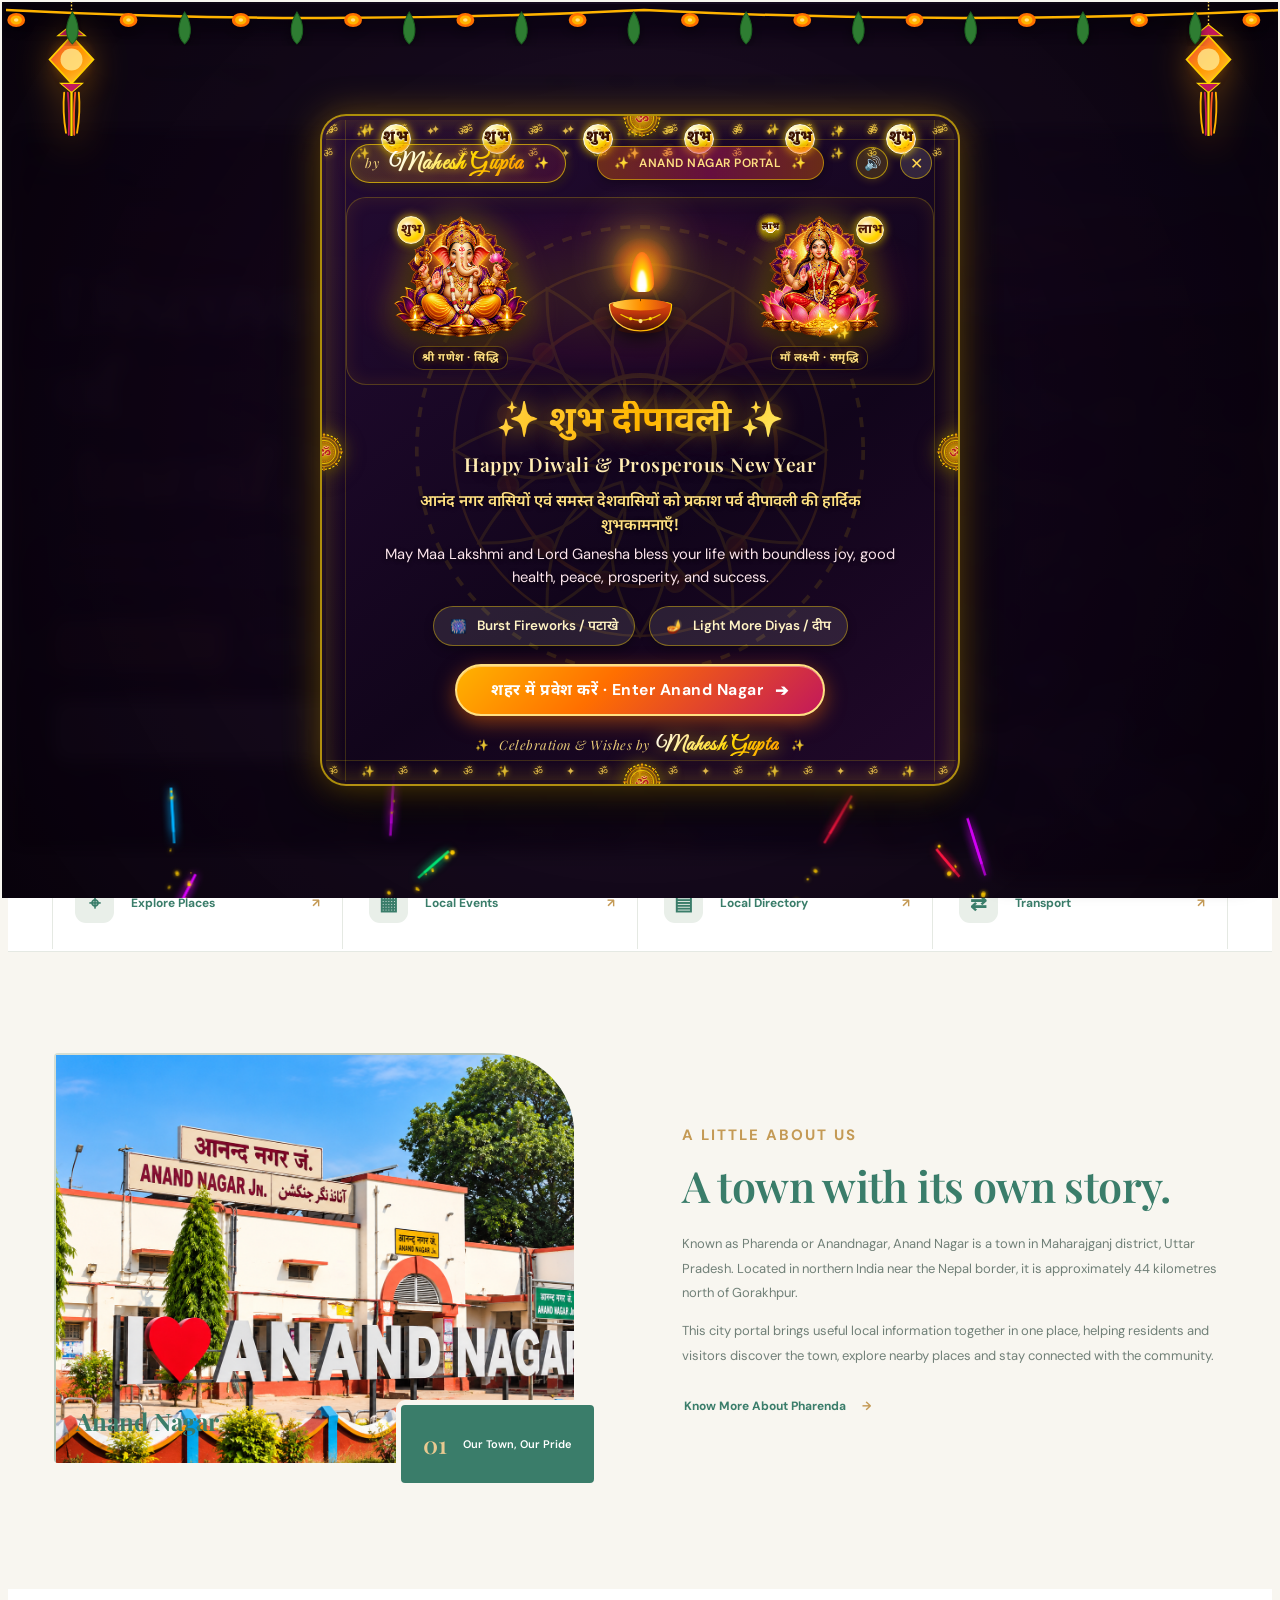
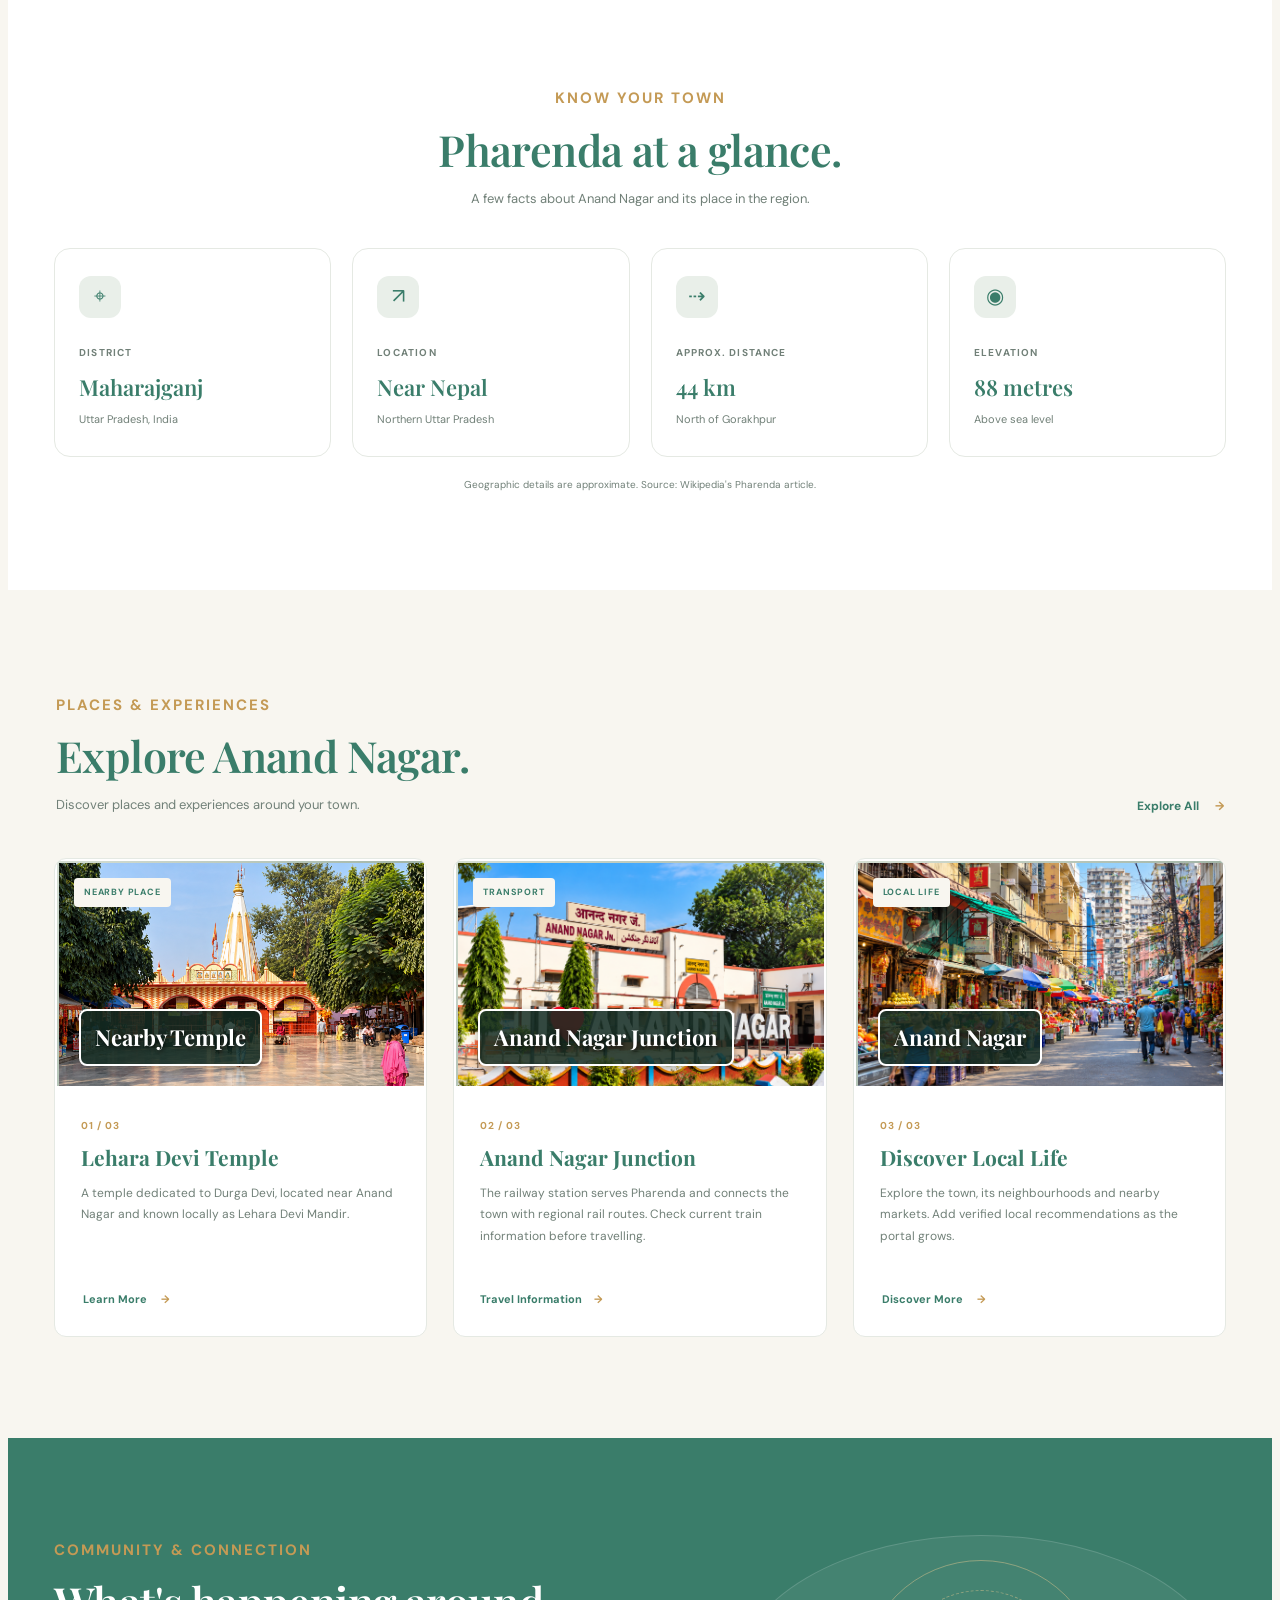
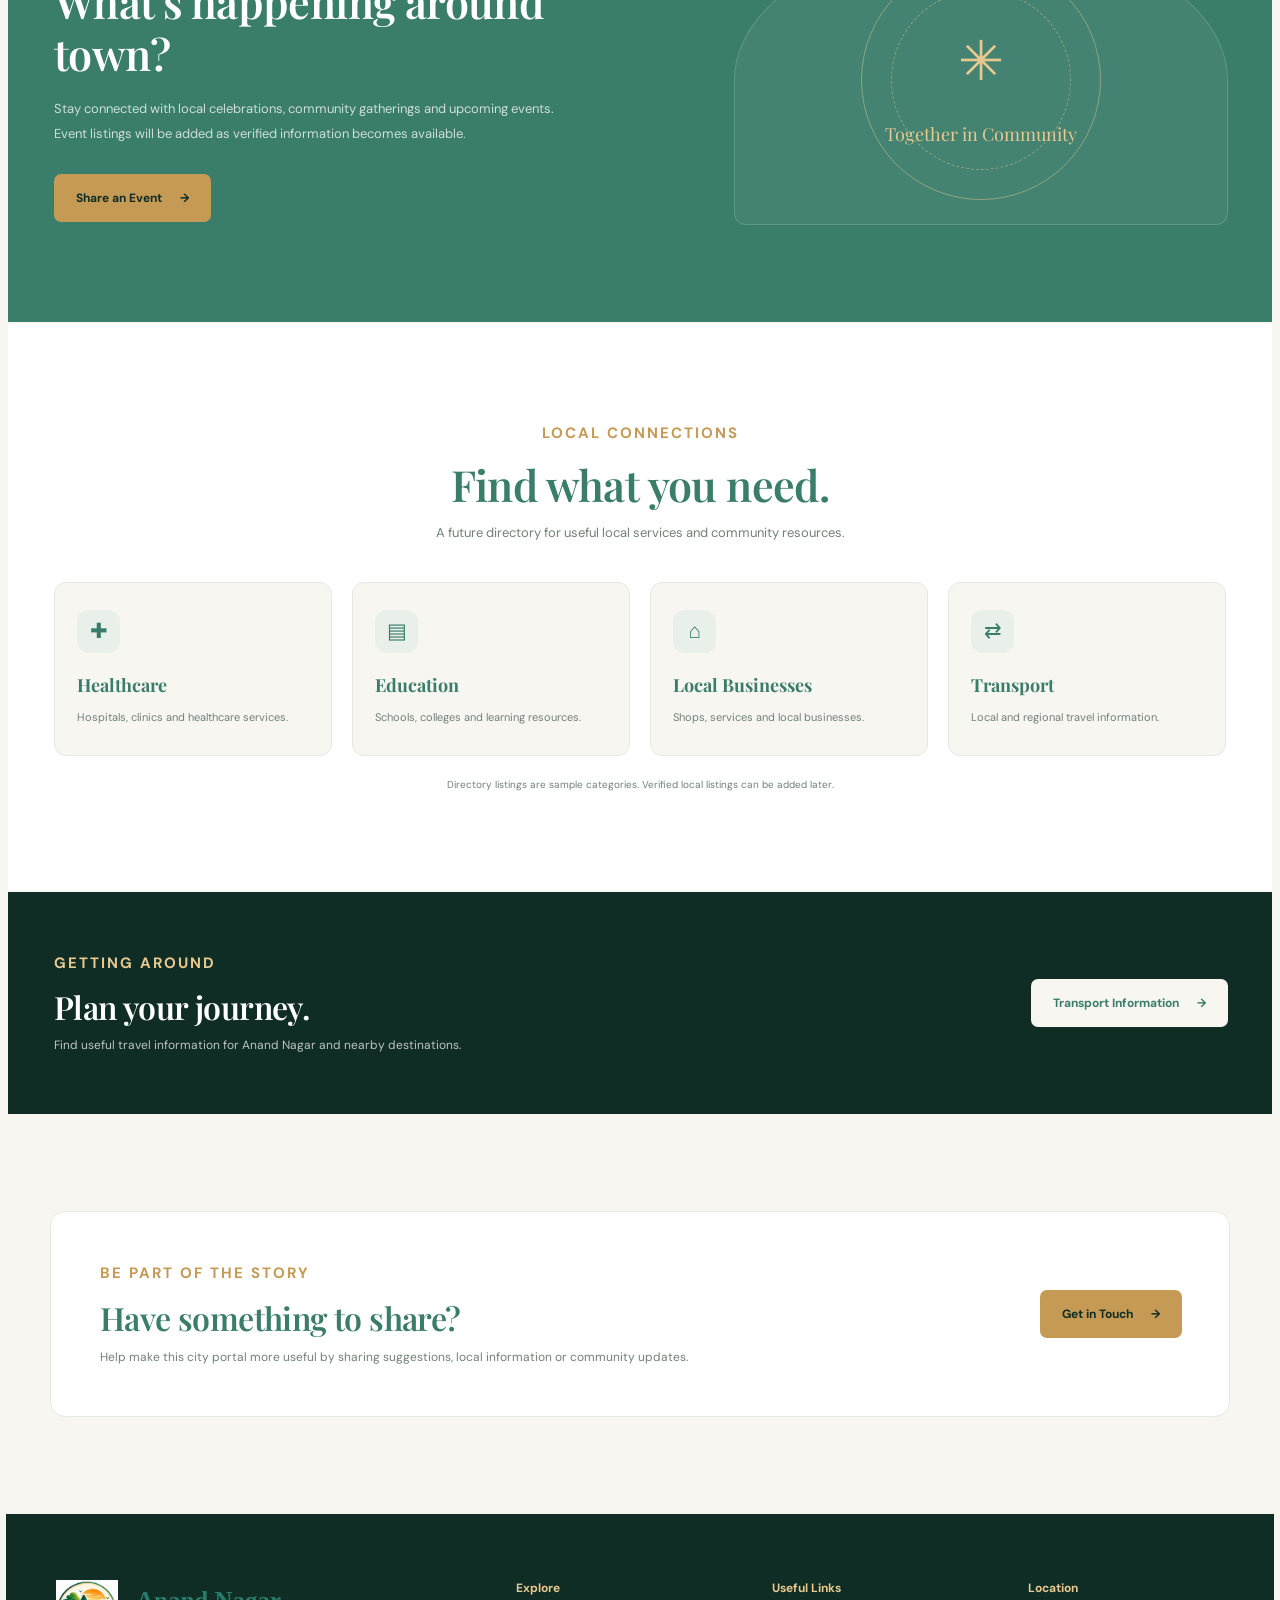
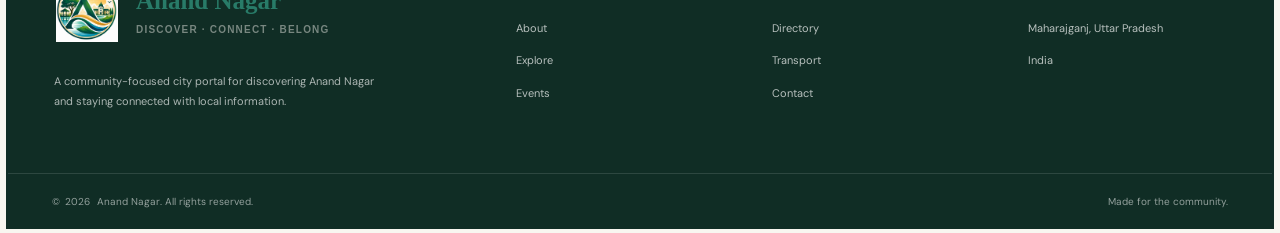
<file: HTML/index.html>
<!DOCTYPE html>
<html lang="en">
<head>
    <meta charset="UTF-8">
    <meta name="viewport" content="width=device-width, initial-scale=1.0">

    <title>Anand Nagar | Discover Your Town</title>
    <meta name="description"
          content="Discover Anand Nagar, Pharenda, Uttar Pradesh. Explore local places, community information and useful city resources.">

    <!-- External CSS -->
    <link rel="stylesheet" href="../CSS/style.css">
    <link rel="stylesheet" href="../CSS/diwali.css">

    <!-- Google Fonts -->
    <link rel="preconnect" href="https://fonts.googleapis.com">
    <link rel="preconnect" href="https://fonts.gstatic.com" crossorigin>
    <link href="https://fonts.googleapis.com/css2?family=Alex+Brush&family=Cinzel:wght@600;700;800&family=DM+Sans:wght@400;500;600;700&family=Great+Vibes&family=Noto+Sans+Devanagari:wght@400;500;600;700&family=Playfair+Display:ital,wght@0,500;0,600;0,700;1,500;1,600&display=swap"
          rel="stylesheet">

    <!-- External JavaScript -->
    <script src="../Js/main.js" defer></script>
    <script src="../Js/hero.js" defer></script>
    <script src="../Js/diwali.js" defer></script>

</head>

<body>

    <!-- Announcement Bar -->
    <div class="announcement-bar">
        <div class="container announcement-inner">
            <span data-i18n="announcement">
                Welcome to the Anand Nagar City Portal
            </span>
            <span class="announcement-location">
                <span aria-hidden="true">📍</span>
                <span data-i18n="location">Maharajganj, Uttar Pradesh</span>
            </span>
        </div>
    </div>

    <!-- Header -->
    <header class="site-header">
        <div class="container header-inner">

            <a href="index.html" class="brand" aria-label="Anand Nagar Home">

    <img
        src="../Images/Sustainable Cityscape A Emblem.png"
        alt="Anand Nagar Logo"
        class="brand-image">

    <div class="brand-copy">
        <span class="brand-name">Anand Nagar</span>
        <span class="brand-tagline">DISCOVER · CONNECT · BELONG</span>
    </div>

</a>

            <button class="mobile-menu-button"
                    id="mobileMenuButton"
                    type="button"
                    aria-label="Open navigation"
                    aria-expanded="false">
                <span></span>
                <span></span>
                <span></span>
            </button>

            <nav class="main-navigation" id="mainNavigation">
                <a href="index.html" class="nav-link active" data-i18n="navHome">
                    Home
                </a>

                <a href="#about" class="nav-link" data-i18n="navAbout">
                    About
                </a>

                <a href="#explore" class="nav-link" data-i18n="navExplore">
                    Explore
                </a>

                <a href="#events" class="nav-link" data-i18n="navEvents">
                    Events
                </a>

                <a href="#directory" class="nav-link" data-i18n="navDirectory">
                    Directory
                </a>

                <a href="#contact" class="nav-link" data-i18n="navContact">
                    Contact
                </a>
            </nav>

            <button class="language-button"
                    id="languageButton"
                    type="button"
                    aria-label="Switch language">
                हिन्दी
            </button>

        </div>
    </header>

    <main>

        <!-- Hero Section -->
        <section class="hero-section">
            <div class="hero-background" id="heroBackground" aria-hidden="true">
    <div class="hero-slide hero-slide-active"></div>
    <div class="hero-slide"></div>
</div>
            <div class="hero-overlay"></div>

            <div class="container hero-container">
                <div class="hero-content">

                    <span class="hero-eyebrow">
                        <span class="eyebrow-line"></span>
                        <span data-i18n="heroEyebrow">
                            A PLACE TO DISCOVER
                        </span>
                    </span>

                    <h1>
                        <span data-i18n="heroTitleLine1">
                            Discover the charm of
                        </span>
                        <span class="hero-highlight" data-i18n="heroTitleLine2">
                            Anand Nagar.
                        </span>
                    </h1>

                    <p class="hero-description" data-i18n="heroDescription">
                        Explore local places, discover community events, find
                        useful services and stay connected with everything
                        happening around your town.
                    </p>

                    <div class="hero-actions">
                        <a href="#explore" class="button button-primary">
                            <span data-i18n="heroExploreButton">
                                Explore the Town
                            </span>
                            <span aria-hidden="true">→</span>
                        </a>

                        <a href="#about" class="button button-outline">
                            <span data-i18n="heroAboutButton">
                                Discover Our Story
                            </span>
                        </a>
                    </div>

                    <form class="hero-search" id="heroSearchForm">
                        <span class="search-icon" aria-hidden="true">⌕</span>

                        <input
                            type="search"
                            id="citySearchInput"
                            data-i18n-placeholder="searchPlaceholder"
                            placeholder="Search places, services..."
                            aria-label="Search Anand Nagar">

                        <button type="submit">
                            <span data-i18n="searchButton">Search</span>
                            <span aria-hidden="true">→</span>
                        </button>
                    </form>

                </div>

                <div class="hero-caption">
                    <span data-i18n="heroCaption">
                        YOUR TOWN. YOUR STORIES. YOUR COMMUNITY.
                    </span>
                </div>
            </div>
        </section>

        <!-- Quick Links -->
        <section class="quick-links-section">
            <div class="container quick-links-grid">

                <a href="#explore" class="quick-link-card">
                    <span class="quick-link-icon" aria-hidden="true">⌖</span>
                    <span data-i18n="quickExplore">Explore Places</span>
                    <span class="quick-link-arrow" aria-hidden="true">↗</span>
                </a>

                <a href="#events" class="quick-link-card">
                    <span class="quick-link-icon" aria-hidden="true">▦</span>
                    <span data-i18n="quickEvents">Local Events</span>
                    <span class="quick-link-arrow" aria-hidden="true">↗</span>
                </a>

                <a href="#directory" class="quick-link-card">
                    <span class="quick-link-icon" aria-hidden="true">▤</span>
                    <span data-i18n="quickDirectory">Local Directory</span>
                    <span class="quick-link-arrow" aria-hidden="true">↗</span>
                </a>

                <a href="#transport" class="quick-link-card">
                    <span class="quick-link-icon" aria-hidden="true">⇄</span>
                    <span data-i18n="quickTransport">Transport</span>
                    <span class="quick-link-arrow" aria-hidden="true">↗</span>
                </a>

            </div>
        </section>

        <!-- About Section -->
        <section class="section about-section" id="about">
            <div class="container about-grid">

                <div class="about-image-column">
                    <div class="about-image image-placeholder">
                        <img src="../Images/Anand Nagar Junction Station Entrance.png"
                             alt="Anand Nagar town"
                             onerror="this.style.display='none';">
                        <span class="image-fallback-label" data-i18n="townImageFallback">
                            Anand Nagar
                        </span>
                    </div>

                    <div class="about-image-badge">
                        <span class="badge-number">01</span>
                        <span data-i18n="aboutBadge">Our Town, Our Pride</span>
                    </div>
                </div>

                <div class="about-content">
                    <span class="section-eyebrow" data-i18n="aboutEyebrow">
                        A LITTLE ABOUT US
                    </span>

                    <h2 data-i18n="aboutTitle">
                        A town with its own story.
                    </h2>

                    <p data-i18n="aboutParagraph1">
                        Known as Pharenda or Anandnagar, Anand Nagar is a town
                        in Maharajganj district, Uttar Pradesh. Located in
                        northern India near the Nepal border, it is
                        approximately 44 kilometres north of Gorakhpur.
                    </p>

                    <p data-i18n="aboutParagraph2">
                        This city portal brings useful local information
                        together in one place, helping residents and visitors
                        discover the town, explore nearby places and stay
                        connected with the community.
                    </p>

                   <a href="about.html" class="text-link">
    <span data-i18n="aboutLink">Know More About Pharenda</span>
    <span aria-hidden="true">→</span>
</a>
                </div>

            </div>
        </section>

        <!-- City Facts -->
        <section class="section city-facts-section" id="cityFacts">
            <div class="container">

                <div class="section-heading centered">
                    <span class="section-eyebrow" data-i18n="factsEyebrow">
                        KNOW YOUR TOWN
                    </span>

                    <h2 data-i18n="factsTitle">
                        Pharenda at a glance.
                    </h2>

                    <p data-i18n="factsDescription">
                        A few facts about Anand Nagar and its place in the region.
                    </p>
                </div>

                <div class="city-facts-grid">

                    <article class="city-fact-card">
                        <span class="fact-icon" aria-hidden="true">⌖</span>
                        <span class="fact-label" data-i18n="factDistrictLabel">
                            DISTRICT
                        </span>
                        <h3 data-i18n="factDistrictValue">Maharajganj</h3>
                        <p data-i18n="factDistrictDetail">Uttar Pradesh, India</p>
                    </article>

                    <article class="city-fact-card">
                        <span class="fact-icon" aria-hidden="true">↗</span>
                        <span class="fact-label" data-i18n="factLocationLabel">
                            LOCATION
                        </span>
                        <h3 data-i18n="factLocationValue">Near Nepal</h3>
                        <p data-i18n="factLocationDetail">
                            Northern Uttar Pradesh
                        </p>
                    </article>

                    <article class="city-fact-card">
                        <span class="fact-icon" aria-hidden="true">⇢</span>
                        <span class="fact-label" data-i18n="factDistanceLabel">
                            APPROX. DISTANCE
                        </span>
                        <h3 data-i18n="factDistanceValue">44 km</h3>
                        <p data-i18n="factDistanceDetail">
                            North of Gorakhpur
                        </p>
                    </article>

                    <article class="city-fact-card">
                        <span class="fact-icon" aria-hidden="true">◉</span>
                        <span class="fact-label" data-i18n="factElevationLabel">
                            ELEVATION
                        </span>
                        <h3 data-i18n="factElevationValue">88 metres</h3>
                        <p data-i18n="factElevationDetail">
                            Above sea level
                        </p>
                    </article>

                </div>

                <p class="source-note" data-i18n="factsSource">
                    Geographic details are approximate. Source: Wikipedia's
                    Pharenda article.
                </p>

            </div>
        </section>

        <!-- Explore Section -->
        <section class="section explore-section" id="explore">
            <div class="container">

                <div class="section-heading section-heading-row">
                    <div>
                        <span class="section-eyebrow" data-i18n="exploreEyebrow">
                            PLACES & EXPERIENCES
                        </span>

                        <h2 data-i18n="exploreTitle">
                            Explore Anand Nagar.
                        </h2>

                        <p data-i18n="exploreDescription">
                            Discover places and experiences around your town.
                        </p>
                    </div>

                    <a href="#explore" class="text-link desktop-link">
                        <span data-i18n="exploreAll">Explore All</span>
                        <span aria-hidden="true">→</span>
                    </a>
                </div>

                <div class="places-grid">

                    <!-- Place 1 -->
                    <article class="place-card">
                        <div class="place-image-wrapper">
                            <img src="../Images/Temple Courtyard with Market Stalls.png"
                                 alt="Lehara Devi Temple"
                                 class="place-image"
                                 loading="lazy"
                                 onerror="this.style.display='none';">

                            <span class="place-image-fallback" data-i18n="templeImageFallback">
                                Nearby Temple
                            </span>

                            <span class="place-category" data-i18n="placeCategoryNearby">
                                NEARBY PLACE
                            </span>
                        </div>

                        <div class="place-card-content">
                            <span class="place-number">01 / 03</span>

                            <h3 data-i18n="templeTitle">
                                Lehara Devi Temple
                            </h3>

                            <p data-i18n="templeDescription">
                                A temple dedicated to Durga Devi, located near
                                Anand Nagar and known locally as Lehara Devi Mandir.
                            </p>

            <a href="explore.html#temples" class="card-link">
    <span data-i18n="learnMore">Learn More</span>
    <span aria-hidden="true">→</span>
</a>
                        </div>
                    </article>

                    <!-- Place 2 -->
                    <article class="place-card">
                        <div class="place-image-wrapper">
                            <img src="../Images/Anand Nagar Junction Station Entrance.png"
                                 alt="Anand Nagar Junction railway station"
                                 class="place-image"
                                 loading="lazy"
                                 onerror="this.style.display='none';">

                            <span class="place-image-fallback" data-i18n="railwayImageFallback">
                                Anand Nagar Junction
                            </span>

                            <span class="place-category" data-i18n="placeCategoryTransport">
                                TRANSPORT
                            </span>
                        </div>

                        <div class="place-card-content">
                            <span class="place-number">02 / 03</span>

                            <h3 data-i18n="railwayTitle">
                                Anand Nagar Junction
                            </h3>

                            <p data-i18n="railwayDescription">
                                The railway station serves Pharenda and connects
                                the town with regional rail routes. Check current
                                train information before travelling.
                            </p>

                         <a href="explore.html#transport" class="card-link"
   data-en="Travel Information"
   data-hi="यात्रा की जानकारी">
    Travel Information
    <span aria-hidden="true">→</span>
</a>
                        </div>
                    </article>

                    <!-- Place 3 -->
                    <article class="place-card">
                        <div class="place-image-wrapper">
                            <img src="../Images/Vibrant Indian Street Market.png"
                                 alt="Anand Nagar town and surrounding area"
                                 class="place-image"
                                 loading="lazy"
                                 onerror="this.style.display='none';">

                            <span class="place-image-fallback" data-i18n="townImageFallback">
                                Anand Nagar
                            </span>

                            <span class="place-category" data-i18n="placeCategoryLocal">
                                LOCAL LIFE
                            </span>
                        </div>

                        <div class="place-card-content">
                            <span class="place-number">03 / 03</span>

                            <h3 data-i18n="localLifeTitle">
                                Discover Local Life
                            </h3>

                            <p data-i18n="localLifeDescription">
                                Explore the town, its neighbourhoods and nearby
                                markets. Add verified local recommendations as
                                the portal grows.
                            </p>

                            <a href="explore.html#local-life" class="card-link">
    <span data-en="Discover More"
          data-hi="और जानें">
        Discover More
    </span>
    <span aria-hidden="true">→</span>
</a>
                        </div>
                    </article>

                </div>

            </div>
        </section>

        <!-- Events Section -->
        <section class="section events-section" id="events">
            <div class="container events-content">

                <div class="events-copy">
                    <span class="section-eyebrow" data-i18n="eventsEyebrow">
                        COMMUNITY & CONNECTION
                    </span>

                    <h2 data-i18n="eventsTitle">
                        What's happening around town?
                    </h2>

                    <p data-i18n="eventsDescription">
                        Stay connected with local celebrations, community
                        gatherings and upcoming events. Event listings will be
                        added as verified information becomes available.
                    </p>

                    <a href="#contact" class="button button-primary">
                        <span data-i18n="eventsButton">Share an Event</span>
                        <span aria-hidden="true">→</span>
                    </a>
                </div>

                <div class="events-art" aria-hidden="true">
                    <div class="event-art-circle circle-one"></div>
                    <div class="event-art-circle circle-two"></div>
                    <div class="event-art-content">
                        <span class="event-art-symbol">✳</span>
                        <span data-i18n="eventsArtText">Together in Community</span>
                    </div>
                </div>

            </div>
        </section>

        <!-- Directory Section -->
        <section class="section directory-section" id="directory">
            <div class="container">

                <div class="section-heading centered">
                    <span class="section-eyebrow" data-i18n="directoryEyebrow">
                        LOCAL CONNECTIONS
                    </span>

                    <h2 data-i18n="directoryTitle">
                        Find what you need.
                    </h2>

                    <p data-i18n="directoryDescription">
                        A future directory for useful local services and
                        community resources.
                    </p>
                </div>

                <div class="directory-grid">

                    <div class="directory-card">
                        <span class="directory-icon" aria-hidden="true">✚</span>
                        <h3 data-i18n="directoryHealth">Healthcare</h3>
                        <p data-i18n="directoryHealthDesc">
                            Hospitals, clinics and healthcare services.
                        </p>
                    </div>

                    <div class="directory-card">
                        <span class="directory-icon" aria-hidden="true">▤</span>
                        <h3 data-i18n="directoryEducation">Education</h3>
                        <p data-i18n="directoryEducationDesc">
                            Schools, colleges and learning resources.
                        </p>
                    </div>

                    <div class="directory-card">
                        <span class="directory-icon" aria-hidden="true">⌂</span>
                        <h3 data-i18n="directoryBusiness">Local Businesses</h3>
                        <p data-i18n="directoryBusinessDesc">
                            Shops, services and local businesses.
                        </p>
                    </div>

                    <div class="directory-card">
                        <span class="directory-icon" aria-hidden="true">⇄</span>
                        <h3 data-i18n="directoryTransport">Transport</h3>
                        <p data-i18n="directoryTransportDesc">
                            Local and regional travel information.
                        </p>
                    </div>

                </div>

                <p class="directory-note" data-i18n="directoryNote">
                    Directory listings are sample categories. Verified local
                    listings can be added later.
                </p>

            </div>
        </section>

        <!-- Transport Section -->
        <section class="transport-strip" id="transport">
            <div class="container transport-inner">
                <div>
                    <span class="section-eyebrow" data-i18n="transportEyebrow">
                        GETTING AROUND
                    </span>

                    <h2 data-i18n="transportTitle">
                        Plan your journey.
                    </h2>

                    <p data-i18n="transportDescription">
                        Find useful travel information for Anand Nagar and
                        nearby destinations.
                    </p>
                </div>

                <a href="#contact" class="button button-light">
                    <span data-i18n="transportButton">Transport Information</span>
                    <span aria-hidden="true">→</span>
                </a>
            </div>
        </section>

        <!-- Contact CTA -->
        <section class="section contact-section" id="contact">
            <div class="container contact-box">

                <div>
                    <span class="section-eyebrow" data-i18n="contactEyebrow">
                        BE PART OF THE STORY
                    </span>

                    <h2 data-i18n="contactTitle">
                        Have something to share?
                    </h2>

                    <p data-i18n="contactDescription">
                        Help make this city portal more useful by sharing
                        suggestions, local information or community updates.
                    </p>
                </div>

               <a href="contact.html" class="button button-primary">
    <span data-i18n="contactButton">Get in Touch</span>
    <span aria-hidden="true">→</span>
</a>

            </div>
        </section>

    </main>

    <!-- Footer -->
    <footer class="site-footer">
        <div class="container footer-main">

            <div class="footer-brand-column">
                <a href="index.html" class="brand" aria-label="Anand Nagar Home">

    <img
        src="../Images/Sustainable Cityscape A Emblem.png"
        alt="Anand Nagar Logo"
        class="brand-image">

    <div class="brand-copy">
        <span class="brand-name">Anand Nagar</span>
        <span class="brand-tagline">DISCOVER · CONNECT · BELONG</span>
    </div>

</a>

                <p data-i18n="footerDescription">
                    A community-focused city portal for discovering Anand Nagar
                    and staying connected with local information.
                </p>
            </div>

            <div class="footer-links-column">
                <h3 data-i18n="footerExploreTitle">Explore</h3>
                <a href="#about" data-i18n="navAbout">About</a>
                <a href="#explore" data-i18n="navExplore">Explore</a>
                <a href="#events" data-i18n="navEvents">Events</a>
            </div>

            <div class="footer-links-column">
                <h3 data-i18n="footerUsefulTitle">Useful Links</h3>
                <a href="#directory" data-i18n="navDirectory">Directory</a>
                <a href="#transport" data-i18n="navTransport">Transport</a>
                <a href="#contact" data-i18n="navContact">Contact</a>
            </div>

            <div class="footer-links-column">
                <h3 data-i18n="footerLocationTitle">Location</h3>
                <p data-i18n="location">Maharajganj, Uttar Pradesh</p>
                <p data-i18n="country">India</p>
            </div>

        </div>

        <div class="footer-bottom">
            <div class="container footer-bottom-inner">
                <span>
                    © <span id="currentYear"></span>
                    <span data-i18n="copyright">Anand Nagar. All rights reserved.</span>
                </span>

                <span data-i18n="footerMadeFor">
                    Made for the community.
                </span>
            </div>
        </div>
    </footer>

</body>
</html>
</file>
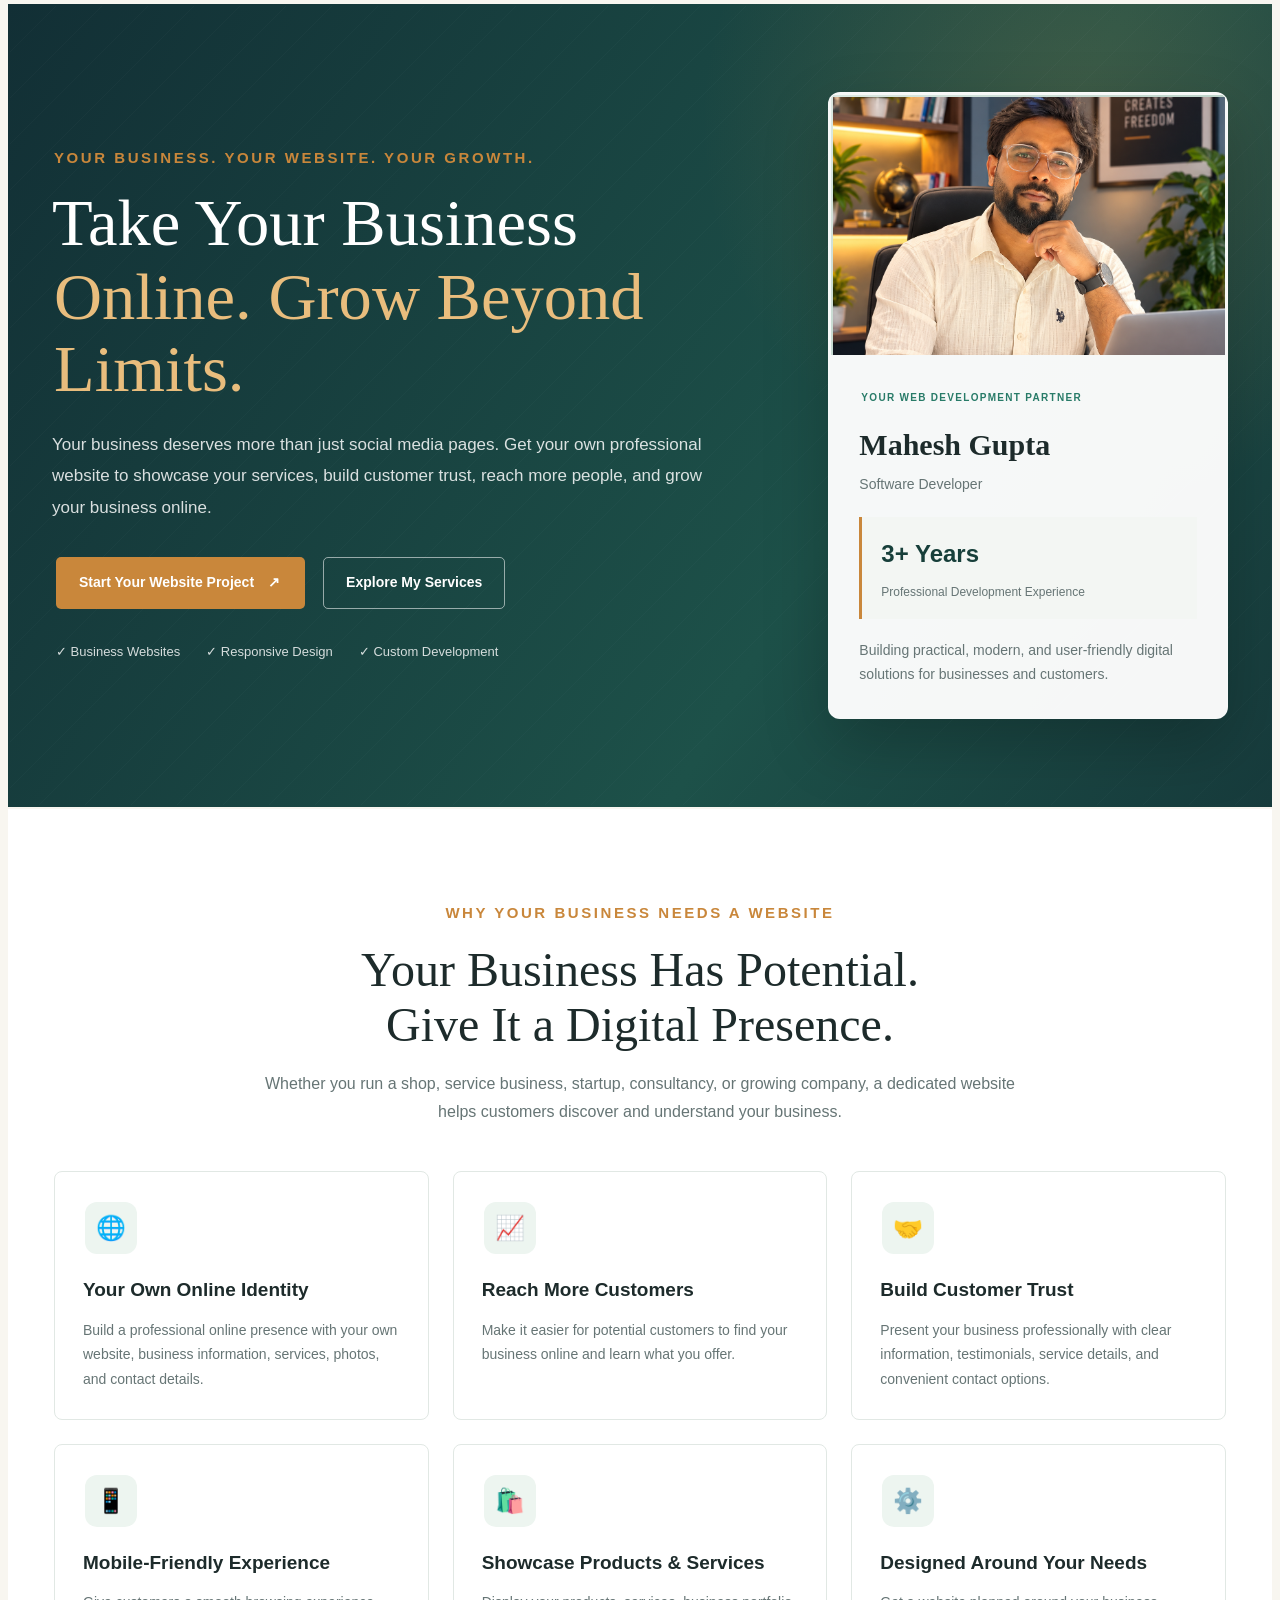
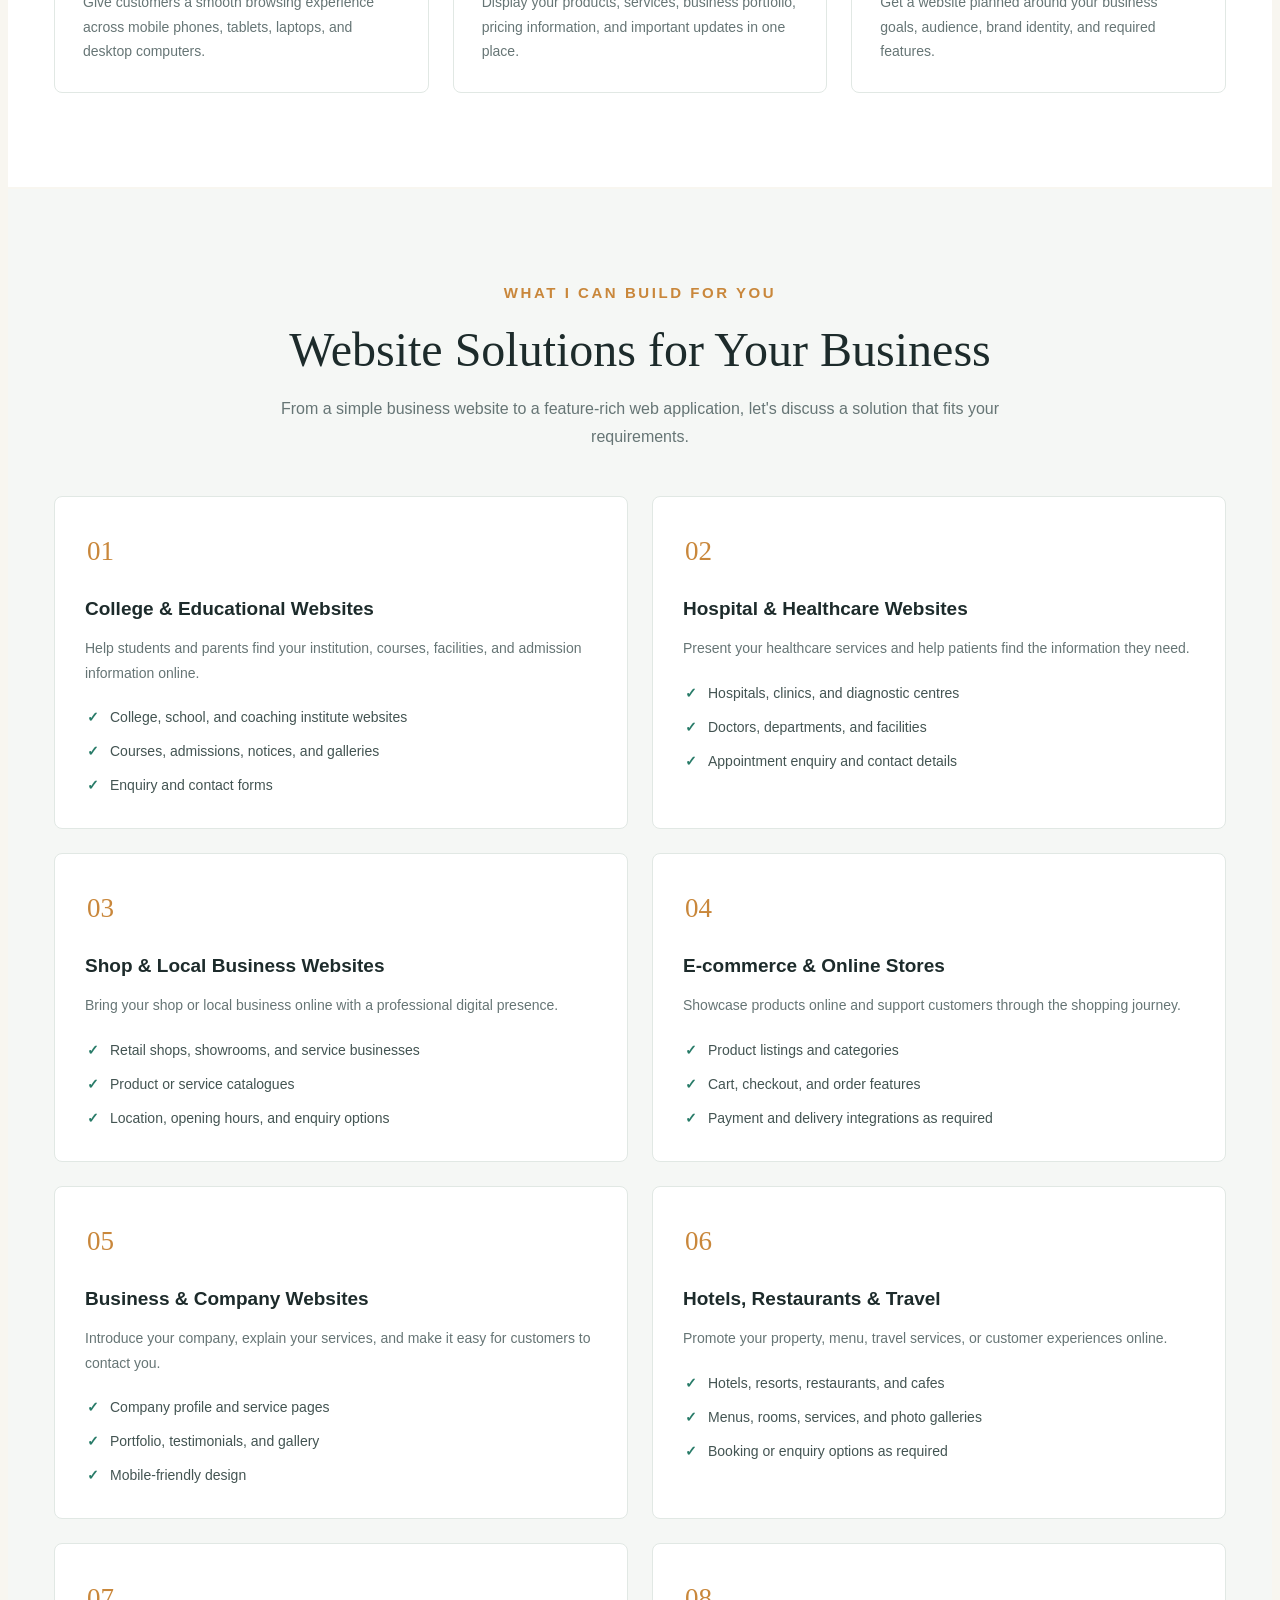
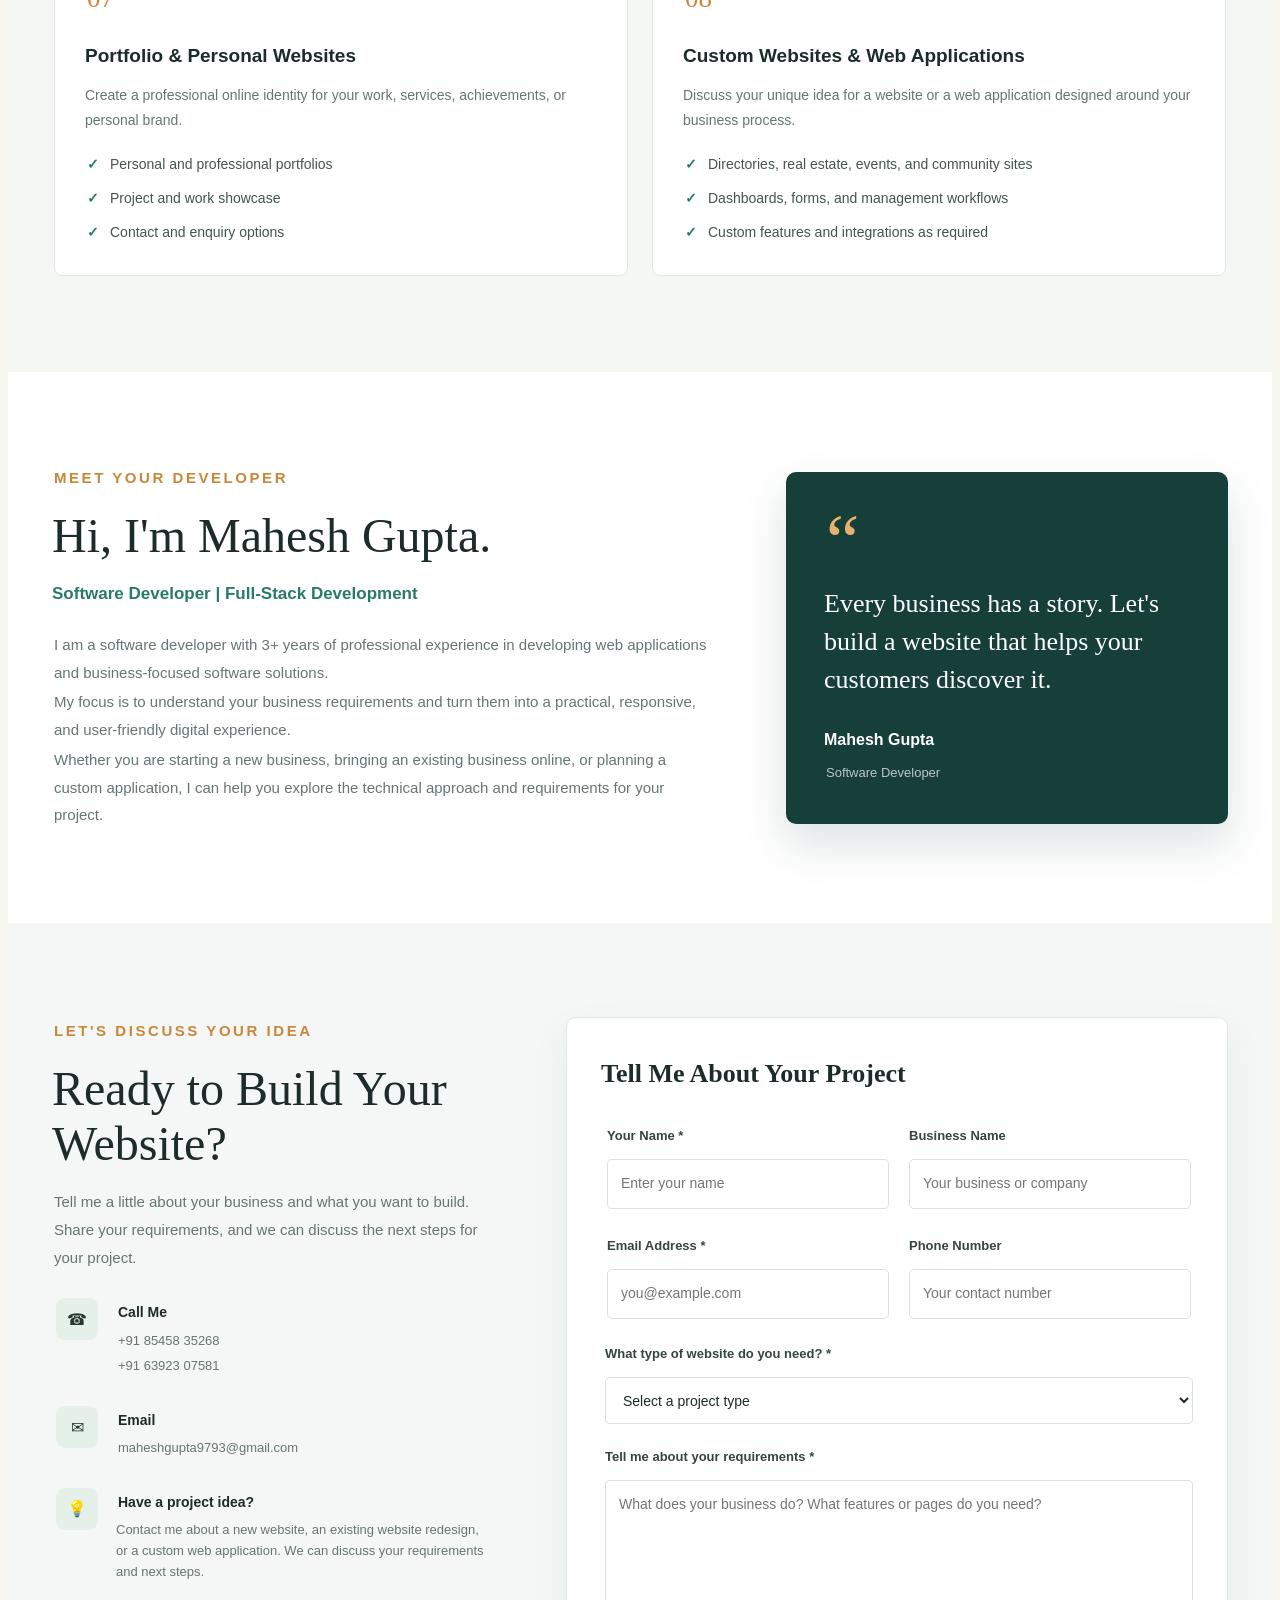
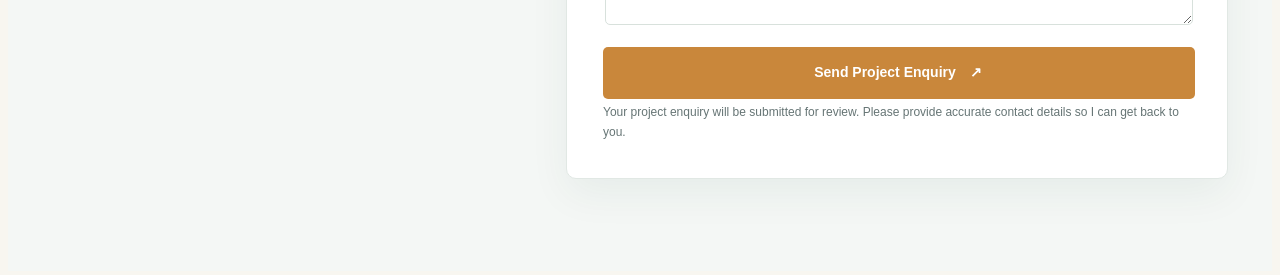
<file: HTML/contact.html>
<!DOCTYPE html>
<html lang="en">
<head>
    <meta charset="UTF-8">
    <meta name="viewport" content="width=device-width, initial-scale=1.0">

    <title>Contact Mahesh Gupta | Website Development</title>

    <!-- Google Analytics 4 (GA4) -->
<script async src="https://www.googletagmanager.com/gtag/js?id=G-EY34LD5G2C"></script>

<script>
    window.dataLayer = window.dataLayer || [];

    function gtag() {
        dataLayer.push(arguments);
    }

    gtag('js', new Date());
    gtag('config', 'G-EY34LD5G2C');
</script>

<link rel="icon" type="image/png" href="../Images/Sustainable Cityscape A Emblem.png">

    <meta name="description"
          content="Get a professional website for your business. Contact Mahesh Gupta, Software Developer with 3+ years of experience in full-stack development.">

    <link rel="stylesheet" href="../CSS/style.css">
    <link rel="stylesheet" href="../CSS/contact.css">
</head>

<body>

    <!-- Keep the exact shared header from events.html here.
         Set Contact as the active navigation item. -->


    <main>

        <!-- HERO -->
        <section class="contact-hero">
            <div class="contact-hero-pattern"></div>

            <div class="contact-container contact-hero-grid">

                <div class="contact-hero-copy">
                    <span class="contact-eyebrow">
                        YOUR BUSINESS. YOUR WEBSITE. YOUR GROWTH.
                    </span>

                    <h1>
                        Take Your Business
                        <span>Online. Grow Beyond Limits.</span>
                    </h1>

                    <p class="contact-hero-description">
                        Your business deserves more than just social media
                        pages. Get your own professional website to showcase
                        your services, build customer trust, reach more people,
                        and grow your business online.
                    </p>

                    <div class="contact-hero-actions">
                        <a href="#contactForm" class="contact-button contact-button-primary">
                            Start Your Website Project
                            <span aria-hidden="true">↗</span>
                        </a>

                        <a href="#myServices" class="contact-button contact-button-outline">
                            Explore My Services
                        </a>
                    </div>

                    <div class="contact-hero-highlights">
                        <span>✓ Business Websites</span>
                        <span>✓ Responsive Design</span>
                        <span>✓ Custom Development</span>
                    </div>
                </div>

                <div class="developer-card">
                    <div class="developer-photo-wrap">
                        <!-- Replace this path with your actual photo filename -->
                        <img
                            src="../Images/Thoughtful Professional at His Desk.png"
                            alt="Mahesh Gupta, Software Developer"
                            class="developer-photo"
                            onerror="this.style.display='none'; this.nextElementSibling.style.display='grid';">

                        <div class="developer-photo-placeholder">
                            <span>MG</span>
                        </div>
                    </div>

                    <div class="developer-card-content">
                        <span class="developer-card-label">
                            YOUR WEB DEVELOPMENT PARTNER
                        </span>

                        <h2>Mahesh Gupta</h2>
                        <p class="developer-role">Software Developer</p>

                        <div class="developer-experience">
                            <strong>3+ Years</strong>
                            <span>Professional Development Experience</span>
                        </div>

                        <p class="developer-card-description">
                            Building practical, modern, and user-friendly
                            digital solutions for businesses and customers.
                        </p>
                    </div>
                </div>

            </div>
        </section>


        <!-- BUSINESS VALUE -->
        <section class="business-growth-section">
            <div class="contact-container">

                <div class="contact-section-heading">
                    <span class="contact-eyebrow">WHY YOUR BUSINESS NEEDS A WEBSITE</span>

                    <h2>Your Business Has Potential.<br>
                        Give It a Digital Presence.</h2>

                    <p>
                        Whether you run a shop, service business, startup,
                        consultancy, or growing company, a dedicated website
                        helps customers discover and understand your business.
                    </p>
                </div>

                <div class="growth-grid">

                    <article class="growth-card">
                        <div class="growth-icon">🌐</div>
                        <h3>Your Own Online Identity</h3>
                        <p>
                            Build a professional online presence with your
                            own website, business information, services,
                            photos, and contact details.
                        </p>
                    </article>

                    <article class="growth-card">
                        <div class="growth-icon">📈</div>
                        <h3>Reach More Customers</h3>
                        <p>
                            Make it easier for potential customers to find
                            your business online and learn what you offer.
                        </p>
                    </article>

                    <article class="growth-card">
                        <div class="growth-icon">🤝</div>
                        <h3>Build Customer Trust</h3>
                        <p>
                            Present your business professionally with clear
                            information, testimonials, service details,
                            and convenient contact options.
                        </p>
                    </article>

                    <article class="growth-card">
                        <div class="growth-icon">📱</div>
                        <h3>Mobile-Friendly Experience</h3>
                        <p>
                            Give customers a smooth browsing experience
                            across mobile phones, tablets, laptops, and
                            desktop computers.
                        </p>
                    </article>

                    <article class="growth-card">
                        <div class="growth-icon">🛍️</div>
                        <h3>Showcase Products & Services</h3>
                        <p>
                            Display your products, services, business
                            portfolio, pricing information, and important
                            updates in one place.
                        </p>
                    </article>

                    <article class="growth-card">
                        <div class="growth-icon">⚙️</div>
                        <h3>Designed Around Your Needs</h3>
                        <p>
                            Get a website planned around your business goals,
                            audience, brand identity, and required features.
                        </p>
                    </article>

                </div>
            </div>
        </section>


        <!-- SERVICES -->
        <section class="website-services-section" id="myServices">
            <div class="contact-container">

                <div class="contact-section-heading">
                    <span class="contact-eyebrow">WHAT I CAN BUILD FOR YOU</span>
                    <h2>Website Solutions for Your Business</h2>
                    <p>
                        From a simple business website to a feature-rich
                        web application, let's discuss a solution that fits
                        your requirements.
                    </p>
                </div>

                <div class="website-services-grid">

                    <article class="website-service-card">
                        <span class="service-number">01</span>
                        <h3>College & Educational Websites</h3>
                        <p>Help students and parents find your institution, courses, facilities, and admission information online.</p>
                        <ul>
                            <li>College, school, and coaching institute websites</li>
                            <li>Courses, admissions, notices, and galleries</li>
                            <li>Enquiry and contact forms</li>
                        </ul>
                    </article>

                    <article class="website-service-card">
                        <span class="service-number">02</span>
                        <h3>Hospital & Healthcare Websites</h3>
                        <p>Present your healthcare services and help patients find the information they need.</p>
                        <ul>
                            <li>Hospitals, clinics, and diagnostic centres</li>
                            <li>Doctors, departments, and facilities</li>
                            <li>Appointment enquiry and contact details</li>
                        </ul>
                    </article>

                    <article class="website-service-card">
                        <span class="service-number">03</span>
                        <h3>Shop & Local Business Websites</h3>
                        <p>Bring your shop or local business online with a professional digital presence.</p>
                        <ul>
                            <li>Retail shops, showrooms, and service businesses</li>
                            <li>Product or service catalogues</li>
                            <li>Location, opening hours, and enquiry options</li>
                        </ul>
                    </article>

                    <article class="website-service-card">
                        <span class="service-number">04</span>
                        <h3>E-commerce & Online Stores</h3>
                        <p>Showcase products online and support customers through the shopping journey.</p>
                        <ul>
                            <li>Product listings and categories</li>
                            <li>Cart, checkout, and order features</li>
                            <li>Payment and delivery integrations as required</li>
                        </ul>
                    </article>

                    <article class="website-service-card">
                        <span class="service-number">05</span>
                        <h3>Business & Company Websites</h3>
                        <p>Introduce your company, explain your services, and make it easy for customers to contact you.</p>
                        <ul>
                            <li>Company profile and service pages</li>
                            <li>Portfolio, testimonials, and gallery</li>
                            <li>Mobile-friendly design</li>
                        </ul>
                    </article>

                    <article class="website-service-card">
                        <span class="service-number">06</span>
                        <h3>Hotels, Restaurants & Travel</h3>
                        <p>Promote your property, menu, travel services, or customer experiences online.</p>
                        <ul>
                            <li>Hotels, resorts, restaurants, and cafes</li>
                            <li>Menus, rooms, services, and photo galleries</li>
                            <li>Booking or enquiry options as required</li>
                        </ul>
                    </article>

                    <article class="website-service-card">
                        <span class="service-number">07</span>
                        <h3>Portfolio & Personal Websites</h3>
                        <p>Create a professional online identity for your work, services, achievements, or personal brand.</p>
                        <ul>
                            <li>Personal and professional portfolios</li>
                            <li>Project and work showcase</li>
                            <li>Contact and enquiry options</li>
                        </ul>
                    </article>

                    <article class="website-service-card">
                        <span class="service-number">08</span>
                        <h3>Custom Websites & Web Applications</h3>
                        <p>Discuss your unique idea for a website or a web application designed around your business process.</p>
                        <ul>
                            <li>Directories, real estate, events, and community sites</li>
                            <li>Dashboards, forms, and management workflows</li>
                            <li>Custom features and integrations as required</li>
                        </ul>
                    </article>

                </div>
            </div>
        </section>


        <!-- ABOUT DEVELOPER -->
        <section class="developer-about-section">
            <div class="contact-container developer-about-grid">

                <div class="developer-about-copy">
                    <span class="contact-eyebrow">MEET YOUR DEVELOPER</span>

                    <h2>Hi, I'm Mahesh Gupta.</h2>

                    <h3>Software Developer | Full-Stack Development</h3>

                    <p>
                        I am a software developer with 3+ years of professional
                        experience in developing web applications and
                        business-focused software solutions.
                    </p>

                    <p>
                        My focus is to understand your business requirements
                        and turn them into a practical, responsive, and
                        user-friendly digital experience.
                    </p>

                    <p>
                        Whether you are starting a new business, bringing
                        an existing business online, or planning a custom
                        application, I can help you explore the technical
                        approach and requirements for your project.
                    </p>


                </div>

                <div class="developer-quote-card">
                    <span class="quote-mark">“</span>
                    <blockquote>
                        Every business has a story. Let's build a website
                        that helps your customers discover it.
                    </blockquote>
                    <p>Mahesh Gupta</p>
                    <span>Software Developer</span>
                </div>

            </div>
        </section>


        <!-- CONTACT FORM -->
        <section class="contact-form-section" id="contactForm">
            <div class="contact-container contact-form-grid">

                <div class="contact-form-intro">
                    <span class="contact-eyebrow">LET'S DISCUSS YOUR IDEA</span>

                    <h2>Ready to Build Your Website?</h2>

                    <p>
                        Tell me a little about your business and what you
                        want to build. Share your requirements, and we can
                        discuss the next steps for your project.
                    </p>

                    <div class="contact-detail">
                        <span class="contact-detail-icon">☎</span>
                        <div>
                            <strong>Call Me</strong>
                            <p><a href="tel:+918545835268">+91 85458 35268</a></p>
                            <p><a href="tel:+916392307581">+91 63923 07581</a></p>
                        </div>
                    </div>

                    <div class="contact-detail">
                        <span class="contact-detail-icon">✉</span>
                        <div>
                            <strong>Email</strong>
                            <p><a href="mailto:maheshgupta9793@gmail.com">maheshgupta9793@gmail.com</a></p>
                        </div>
                    </div>

                    <div class="contact-detail">
                        <span class="contact-detail-icon">💡</span>
                        <div>
                            <strong>Have a project idea?</strong>
                            <p>
                                Contact me about a new website, an existing
                                website redesign, or a custom web application.
                                We can discuss your requirements and next steps.
                            </p>
                        </div>
                    </div>
                </div>

                <form class="contact-form" id="businessContactForm">

                    <h3>Tell Me About Your Project</h3>

                    <div class="contact-form-row">
                        <div class="form-field">
                            <label for="customerName">Your Name *</label>
                            <input
                                type="text"
                                id="customerName"
                                name="customerName"
                                placeholder="Enter your name"
                                required
                                maxlength="100">
                        </div>

                        <div class="form-field">
                            <label for="businessName">Business Name</label>
                            <input
                                type="text"
                                id="businessName"
                                name="businessName"
                                placeholder="Your business or company"
                                maxlength="150">
                        </div>
                    </div>

                    <div class="contact-form-row">
                        <div class="form-field">
                            <label for="customerEmail">Email Address *</label>
                            <input
                                type="email"
                                id="customerEmail"
                                name="customerEmail"
                                placeholder="you@example.com"
                                required
                                maxlength="150">
                        </div>

                        <div class="form-field">
                            <label for="customerPhone">Phone Number</label>
                            <input
                                type="tel"
                                id="customerPhone"
                                name="customerPhone"
                                placeholder="Your contact number"
                                maxlength="20">
                        </div>
                    </div>

                    <div class="form-field">
                        <label for="projectType">What type of website do you need? *</label>
                        <select id="projectType" name="projectType" required>
                            <option value="">Select a project type</option>
                            <option>College / Educational Website</option>
                            <option>Hospital / Healthcare Website</option>
                            <option>Shop / Local Business Website</option>
                            <option>E-commerce / Online Store</option>
                            <option>Business / Company Website</option>
                            <option>Hotel / Restaurant / Travel Website</option>
                            <option>Portfolio / Personal Website</option>
                            <option>Custom Website / Web Application</option>
                            <option>Website Redesign</option>
                            <option>Other</option>
                        </select>
                    </div>

                    <div class="form-field">
                        <label for="projectDetails">Tell me about your requirements *</label>
                        <textarea
                            id="projectDetails"
                            name="projectDetails"
                            rows="5"
                            placeholder="What does your business do? What features or pages do you need?"
                            required
                            maxlength="3000"></textarea>
                    </div>

                    <button type="submit" class="contact-button contact-button-primary form-submit">
                        Send Project Enquiry
                        <span aria-hidden="true">↗</span>
                    </button>

                    <p class="form-note">
    Your project enquiry will be submitted for review.
    Please provide accurate contact details so I can get back to you.
</p>

                    <p class="form-status" id="formStatus" role="status"></p>

                </form>


            </div>
        </section>

    </main>
    
<!-- Contact Form Popup -->
<div class="contact-submit-overlay" id="contactSubmitOverlay" aria-hidden="true">
    <div class="contact-submit-popup">

        <div class="contact-submit-loader" id="contactSubmitLoader">
            <div class="loader-spinner"></div>
        </div>

        <div class="contact-submit-success" id="contactSubmitSuccess">
            <div class="success-icon">✓</div>
        </div>

        <h3 id="contactSubmitTitle">Submitting Your Enquiry</h3>

        <p id="contactSubmitMessage">
            Please wait while we securely submit your project enquiry.
        </p>

    </div>
</div>

    <!-- Keep the exact shared footer from events.html here. -->


    <script src="../Js/script.js" defer></script>
    <script src="../Js/contact.js" defer></script>
</body>
</html>
</file>
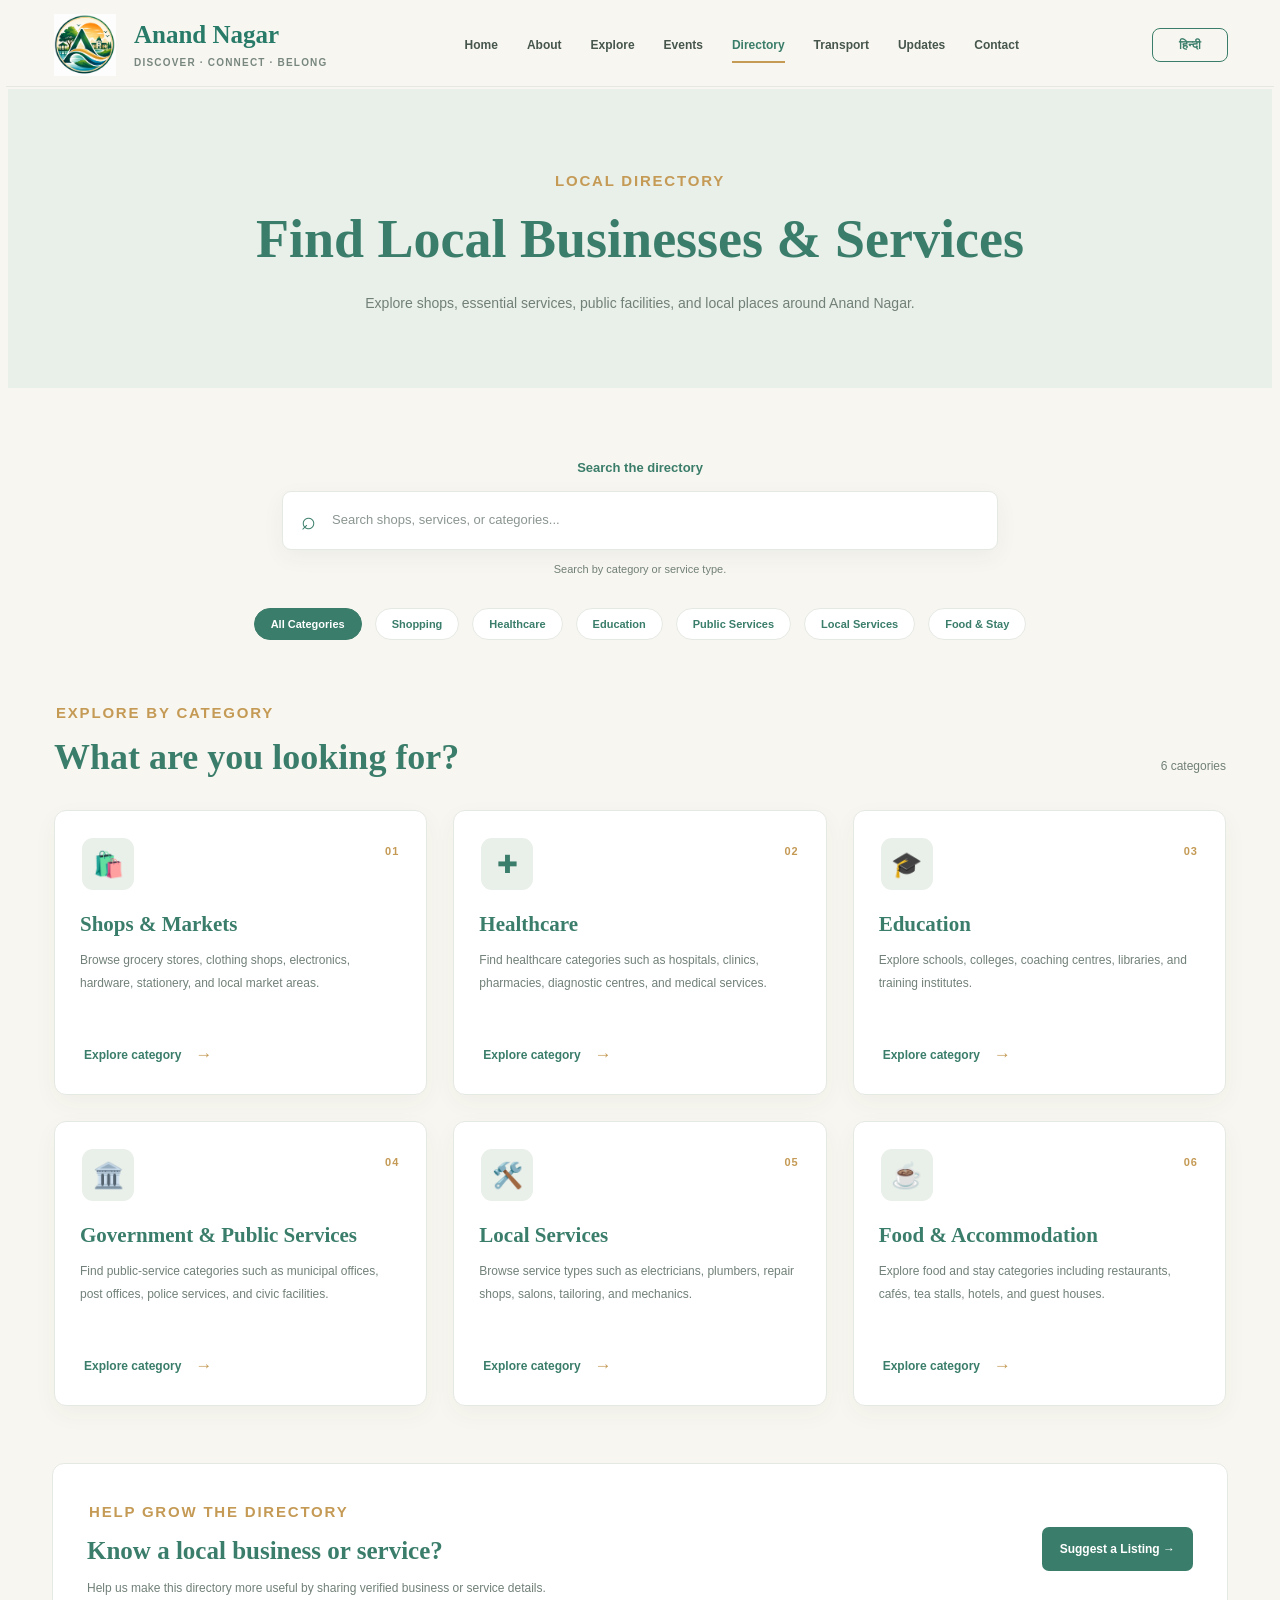
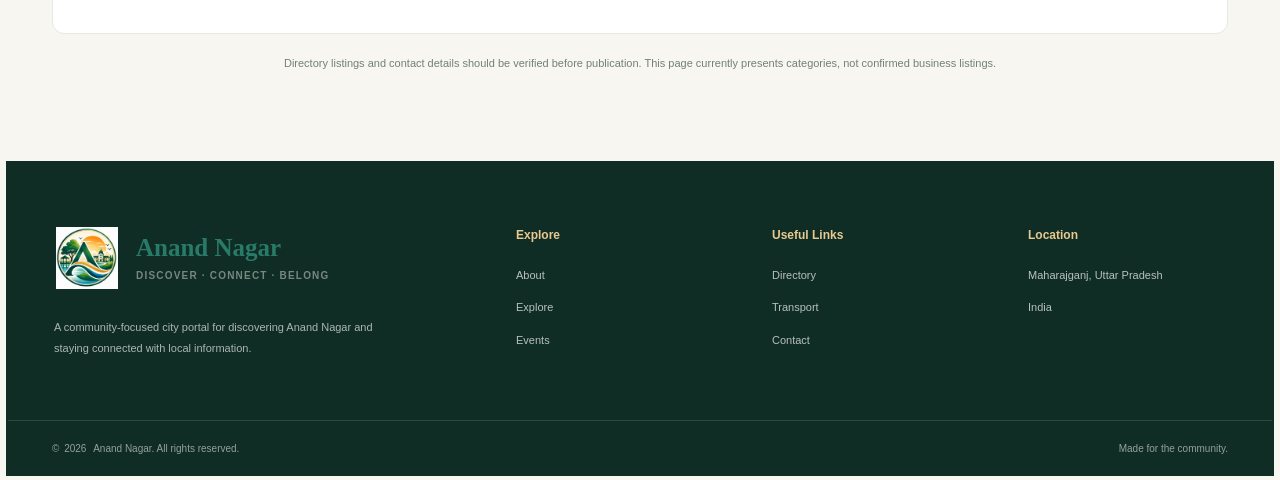
<file: HTML/directory.html>
<!DOCTYPE html>
<html lang="en">
<head>
    <meta charset="UTF-8">
    <meta name="viewport" content="width=device-width, initial-scale=1.0">

    <title>Local Directory | Anand Nagar</title>
<!-- Google Analytics 4 (GA4) -->
<script async src="https://www.googletagmanager.com/gtag/js?id=G-EY34LD5G2C"></script>

<script>
    window.dataLayer = window.dataLayer || [];

    function gtag() {
        dataLayer.push(arguments);
    }

    gtag('js', new Date());
    gtag('config', 'G-EY34LD5G2C');
</script>

    <link rel="icon" type="image/png" href="../Images/Sustainable Cityscape A Emblem.png">

    <!-- Common styles: header, navigation, footer, typography -->
    <link rel="stylesheet" href="../CSS/style.css">

    <!-- Directory page-specific styles -->
    <link rel="stylesheet" href="../CSS/directory.css">
</head>

<body>

    <!-- =========================================
         SHARED SITE HEADER
    ========================================== -->
  <!-- ================= HEADER ================= -->
<header class="site-header">
    <div class="container header-inner">

       <a href="index.html" class="brand" aria-label="Anand Nagar Home">
    <img
        src="../Images/Sustainable Cityscape A Emblem.png"
        alt="Anand Nagar Logo"
        class="brand-image">

    <div class="brand-copy">
        <span class="brand-name">Anand Nagar</span>
        <span class="brand-tagline">DISCOVER · CONNECT · BELONG</span>
    </div>
</a>

        <button class="mobile-menu-button"
                id="mobileMenuButton"
                type="button"
                aria-label="Open navigation"
                aria-expanded="false">
            <span></span>
            <span></span>
            <span></span>
        </button>

        <nav class="main-navigation" id="mainNavigation">
            <a href="index.html" class="nav-link" data-i18n="navHome">
                Home
            </a>

            <a href="about.html" class="nav-link" data-i18n="navAbout">
                About
            </a>

            <a href="explore.html" class="nav-link" data-i18n="navExplore">
                Explore
            </a>

            <a href="events.html" class="nav-link" data-i18n="navEvents">
                Events
            </a>

            <a href="directory.html"
               class="nav-link active"
               aria-current="page"
               data-i18n="navDirectory">
                Directory
            </a>

            <a href="transport.html" class="nav-link" data-i18n="navTransport">
                Transport
            </a>

            <a href="news.html" class="nav-link" data-i18n="navUpdates">
                Updates
            </a>

            <a href="contact.html" class="nav-link" data-i18n="navContact">
                Contact
            </a>
        </nav>

        <button class="language-button"
                id="languageButton"
                type="button"
                aria-label="Switch language">
            हिन्दी
        </button>

    </div>
</header>


    <!-- =========================================
         DIRECTORY PAGE CONTENT
    ========================================== -->
    <main class="directory-page">

        <!-- Directory Hero -->
        <section class="directory-hero">
            <div class="directory-hero-content">

                <span class="directory-eyebrow"
                      data-en="LOCAL DIRECTORY"
                      data-hi="स्थानीय निर्देशिका">
                    LOCAL DIRECTORY
                </span>

                <h1 data-en="Find Local Businesses & Services"
                    data-hi="स्थानीय व्यवसाय और सेवाएँ खोजें">
                    Find Local Businesses & Services
                </h1>

                <p data-en="Explore shops, essential services, public facilities, and local places around Anand Nagar."
                   data-hi="आनंद नगर के आसपास दुकानों, आवश्यक सेवाओं, सार्वजनिक सुविधाओं और स्थानीय स्थानों की जानकारी देखें।">
                    Explore shops, essential services, public facilities, and local places around Anand Nagar.
                </p>

            </div>
        </section>


        <!-- Search and Category Filters -->
        <section class="directory-main">

            <div class="directory-search-panel">
                <label for="directorySearch"
                       class="directory-search-label"
                       data-en="Search the directory"
                       data-hi="निर्देशिका में खोजें">
                    Search the directory
                </label>

                <div class="directory-search-box">
                    <span class="search-icon" aria-hidden="true">⌕</span>

                    <input type="search"
                           id="directorySearch"
                           placeholder="Search shops, services, or categories..."
                           data-placeholder-en="Search shops, services, or categories..."
                           data-placeholder-hi="दुकान, सेवा या श्रेणी खोजें..."
                           autocomplete="off">

                    <button type="button"
                            id="clearDirectorySearch"
                            class="clear-search-button"
                            aria-label="Clear search"
                            hidden>
                        ×
                    </button>
                </div>

                <p class="directory-search-hint"
                   data-en="Search by category or service type."
                   data-hi="श्रेणी या सेवा के प्रकार से खोजें।">
                    Search by category or service type.
                </p>
            </div>


            <!-- Category Filter Buttons -->
            <div class="directory-filters"
                 role="group"
                 aria-label="Filter directory categories">

                <button class="directory-filter active"
                        type="button"
                        data-filter="all"
                        aria-pressed="true"
                        data-en="All Categories"
                        data-hi="सभी श्रेणियाँ">
                    All Categories
                </button>

                <button class="directory-filter"
                        type="button"
                        data-filter="shopping"
                        aria-pressed="false"
                        data-en="Shopping"
                        data-hi="खरीदारी">
                    Shopping
                </button>

                <button class="directory-filter"
                        type="button"
                        data-filter="health"
                        aria-pressed="false"
                        data-en="Healthcare"
                        data-hi="स्वास्थ्य सेवा">
                    Healthcare
                </button>

                <button class="directory-filter"
                        type="button"
                        data-filter="education"
                        aria-pressed="false"
                        data-en="Education"
                        data-hi="शिक्षा">
                    Education
                </button>

                <button class="directory-filter"
                        type="button"
                        data-filter="public"
                        aria-pressed="false"
                        data-en="Public Services"
                        data-hi="सार्वजनिक सेवाएँ">
                    Public Services
                </button>

                <button class="directory-filter"
                        type="button"
                        data-filter="local-services"
                        aria-pressed="false"
                        data-en="Local Services"
                        data-hi="स्थानीय सेवाएँ">
                    Local Services
                </button>

                <button class="directory-filter"
                        type="button"
                        data-filter="food-stay"
                        aria-pressed="false"
                        data-en="Food & Stay"
                        data-hi="भोजन और ठहरने की जगह">
                    Food & Stay
                </button>

            </div>


            <!-- Category Cards -->
            <div class="directory-results-heading">
                <div>
                    <span class="directory-eyebrow"
                          data-en="EXPLORE BY CATEGORY"
                          data-hi="श्रेणी के अनुसार देखें">
                        EXPLORE BY CATEGORY
                    </span>

                    <h2 data-en="What are you looking for?"
                        data-hi="आप क्या खोज रहे हैं?">
                        What are you looking for?
                    </h2>
                </div>

                <span class="directory-result-count" id="directoryResultCount"
                      aria-live="polite">
                    6 categories
                </span>
            </div>


            <div class="directory-grid" id="directoryGrid">

                <!-- Shopping -->
                <article class="directory-card"
                         data-category="shopping"
                         data-search="shopping market grocery general store clothing garments electronics hardware stationery shops">

                    <div class="directory-card-icon" aria-hidden="true">🛍️</div>

                    <span class="directory-card-number">01</span>

                    <h3 data-en="Shops & Markets"
                        data-hi="दुकानें और बाज़ार">
                        Shops & Markets
                    </h3>

                    <p data-en="Browse grocery stores, clothing shops, electronics, hardware, stationery, and local market areas."
                       data-hi="किराना, कपड़ों, इलेक्ट्रॉनिक्स, हार्डवेयर, स्टेशनरी की दुकानों और स्थानीय बाज़ारों की जानकारी देखें।">
                        Browse grocery stores, clothing shops, electronics, hardware, stationery, and local market areas.
                    </p>

                    <button class="directory-card-link"
                            type="button"
                            data-category-select="shopping">
                        <span data-en="Explore category" data-hi="श्रेणी देखें">
                            Explore category
                        </span>
                        <span aria-hidden="true">→</span>
                    </button>
                </article>


                <!-- Healthcare -->
                <article class="directory-card"
                         data-category="health"
                         data-search="healthcare hospital clinic doctor pharmacy medical diagnostic laboratory health centre">

                    <div class="directory-card-icon" aria-hidden="true">✚</div>

                    <span class="directory-card-number">02</span>

                    <h3 data-en="Healthcare"
                        data-hi="स्वास्थ्य सेवा">
                        Healthcare
                    </h3>

                    <p data-en="Find healthcare categories such as hospitals, clinics, pharmacies, diagnostic centres, and medical services."
                       data-hi="अस्पताल, क्लिनिक, दवा दुकानों, जाँच केंद्रों और चिकित्सा सेवाओं की श्रेणियाँ देखें।">
                        Find healthcare categories such as hospitals, clinics, pharmacies, diagnostic centres, and medical services.
                    </p>

                    <button class="directory-card-link"
                            type="button"
                            data-category-select="health">
                        <span data-en="Explore category" data-hi="श्रेणी देखें">
                            Explore category
                        </span>
                        <span aria-hidden="true">→</span>
                    </button>
                </article>


                <!-- Education -->
                <article class="directory-card"
                         data-category="education"
                         data-search="education school college coaching centre library computer training institute">

                    <div class="directory-card-icon" aria-hidden="true">🎓</div>

                    <span class="directory-card-number">03</span>

                    <h3 data-en="Education"
                        data-hi="शिक्षा">
                        Education
                    </h3>

                    <p data-en="Explore schools, colleges, coaching centres, libraries, and training institutes."
                       data-hi="स्कूल, कॉलेज, कोचिंग सेंटर, पुस्तकालय और प्रशिक्षण संस्थानों की जानकारी देखें।">
                        Explore schools, colleges, coaching centres, libraries, and training institutes.
                    </p>

                    <button class="directory-card-link"
                            type="button"
                            data-category-select="education">
                        <span data-en="Explore category" data-hi="श्रेणी देखें">
                            Explore category
                        </span>
                        <span aria-hidden="true">→</span>
                    </button>
                </article>


                <!-- Public Services -->
                <article class="directory-card"
                         data-category="public"
                         data-search="government public services nagar panchayat post office police station public office">

                    <div class="directory-card-icon" aria-hidden="true">🏛️</div>

                    <span class="directory-card-number">04</span>

                    <h3 data-en="Government & Public Services"
                        data-hi="सरकारी और सार्वजनिक सेवाएँ">
                        Government & Public Services
                    </h3>

                    <p data-en="Find public-service categories such as municipal offices, post offices, police services, and civic facilities."
                       data-hi="नगर निकाय कार्यालय, डाकघर, पुलिस सेवाओं और नागरिक सुविधाओं जैसी सार्वजनिक सेवाओं की जानकारी देखें।">
                        Find public-service categories such as municipal offices, post offices, police services, and civic facilities.
                    </p>

                    <button class="directory-card-link"
                            type="button"
                            data-category-select="public">
                        <span data-en="Explore category" data-hi="श्रेणी देखें">
                            Explore category
                        </span>
                        <span aria-hidden="true">→</span>
                    </button>
                </article>


                <!-- Local Services -->
                <article class="directory-card"
                         data-category="local-services"
                         data-search="local services electrician plumber repair mobile repair salon tailoring mechanic">

                    <div class="directory-card-icon" aria-hidden="true">🛠️</div>

                    <span class="directory-card-number">05</span>

                    <h3 data-en="Local Services"
                        data-hi="स्थानीय सेवाएँ">
                        Local Services
                    </h3>

                    <p data-en="Browse service types such as electricians, plumbers, repair shops, salons, tailoring, and mechanics."
                       data-hi="इलेक्ट्रिशियन, प्लंबर, मरम्मत की दुकानों, सैलून, दर्जी और मैकेनिक जैसी सेवाओं की श्रेणियाँ देखें।">
                        Browse service types such as electricians, plumbers, repair shops, salons, tailoring, and mechanics.
                    </p>

                    <button class="directory-card-link"
                            type="button"
                            data-category-select="local-services">
                        <span data-en="Explore category" data-hi="श्रेणी देखें">
                            Explore category
                        </span>
                        <span aria-hidden="true">→</span>
                    </button>
                </article>


                <!-- Food & Stay -->
                <article class="directory-card"
                         data-category="food-stay"
                         data-search="food stay restaurant cafe tea snacks hotel guest house accommodation">

                    <div class="directory-card-icon" aria-hidden="true">☕</div>

                    <span class="directory-card-number">06</span>

                    <h3 data-en="Food & Accommodation"
                        data-hi="भोजन और ठहरने की जगह">
                        Food & Accommodation
                    </h3>

                    <p data-en="Explore food and stay categories including restaurants, cafés, tea stalls, hotels, and guest houses."
                       data-hi="रेस्तराँ, कैफ़े, चाय की दुकानों, होटल और गेस्ट हाउस जैसी भोजन और ठहरने की श्रेणियाँ देखें।">
                        Explore food and stay categories including restaurants, cafés, tea stalls, hotels, and guest houses.
                    </p>

                    <button class="directory-card-link"
                            type="button"
                            data-category-select="food-stay">
                        <span data-en="Explore category" data-hi="श्रेणी देखें">
                            Explore category
                        </span>
                        <span aria-hidden="true">→</span>
                    </button>
                </article>

            </div>


            <!-- No Results Message -->
            <div class="directory-empty-state" id="directoryEmptyState" hidden>
                <div class="empty-state-icon" aria-hidden="true">⌕</div>

                <h3 data-en="No matching categories found"
                    data-hi="कोई मिलती-जुलती श्रेणी नहीं मिली">
                    No matching categories found
                </h3>

                <p data-en="Try another search term or select All Categories."
                   data-hi="कोई दूसरा शब्द खोजें या सभी श्रेणियाँ चुनें।">
                    Try another search term or select All Categories.
                </p>
            </div>


            <!-- Add a Listing -->
            <section class="directory-submit">
                <div class="directory-submit-content">
                    <span class="directory-eyebrow"
                          data-en="HELP GROW THE DIRECTORY"
                          data-hi="निर्देशिका को बेहतर बनाने में मदद करें">
                        HELP GROW THE DIRECTORY
                    </span>

                    <h2 data-en="Know a local business or service?"
                        data-hi="क्या आप किसी स्थानीय व्यवसाय या सेवा को जानते हैं?">
                        Know a local business or service?
                    </h2>

                    <p data-en="Help us make this directory more useful by sharing verified business or service details."
                       data-hi="सत्यापित व्यवसाय या सेवा की जानकारी साझा करके इस निर्देशिका को और उपयोगी बनाने में मदद करें।">
                        Help us make this directory more useful by sharing verified business or service details.
                    </p>
                </div>

                <a href="contact.html"
                   class="directory-submit-button"
                   data-en="Suggest a Listing →"
                   data-hi="लिस्टिंग सुझाएँ →">
                    Suggest a Listing →
                </a>
            </section>

            <p class="directory-disclaimer"
               data-en="Directory listings and contact details should be verified before publication. This page currently presents categories, not confirmed business listings."
               data-hi="प्रकाशित करने से पहले निर्देशिका की प्रविष्टियों और संपर्क विवरणों की पुष्टि की जानी चाहिए। इस पृष्ठ पर अभी श्रेणियाँ दी गई हैं, सत्यापित व्यवसाय सूची नहीं।">
                Directory listings and contact details should be verified before publication. This page currently presents categories, not confirmed business listings.
            </p>

        </section>
    </main>


    <!-- =========================================
         SHARED SITE FOOTER
    ========================================== -->
   <!-- ================= FOOTER ================= -->
<footer class="site-footer">

    <div class="container footer-main">

        <div class="footer-brand-column">
            <a href="index.html" class="brand" aria-label="Anand Nagar Home">
    <img
        src="../Images/Sustainable Cityscape A Emblem.png"
        alt="Anand Nagar Logo"
        class="brand-image">

    <div class="brand-copy">
        <span class="brand-name">Anand Nagar</span>
        <span class="brand-tagline">DISCOVER · CONNECT · BELONG</span>
    </div>
</a>

            <p data-i18n="footerDescription">
                A community-focused city portal for discovering Anand Nagar
                and staying connected with local information.
            </p>
        </div>

        <div class="footer-links-column">
            <h3 data-i18n="footerExploreTitle">Explore</h3>
            <a href="about.html" data-i18n="navAbout">About</a>
            <a href="explore.html" data-i18n="navExplore">Explore</a>
            <a href="events.html" data-i18n="navEvents">Events</a>
        </div>

        <div class="footer-links-column">
            <h3 data-i18n="footerUsefulTitle">Useful Links</h3>
            <a href="directory.html"
               aria-current="page"
               data-i18n="navDirectory">Directory</a>
            <a href="transport.html" data-i18n="navTransport">Transport</a>
            <a href="contact.html" data-i18n="navContact">Contact</a>
        </div>

        <div class="footer-links-column">
            <h3 data-i18n="footerLocationTitle">Location</h3>
            <p data-i18n="location">Maharajganj, Uttar Pradesh</p>
            <p data-i18n="country">India</p>
        </div>

    </div>

    <div class="footer-bottom">
        <div class="container footer-bottom-inner">

            <span>
                © <span id="currentYear"></span>
                <span data-i18n="copyright">
                    Anand Nagar. All rights reserved.
                </span>
            </span>

            <span data-i18n="footerMadeFor">
                Made for the community.
            </span>

        </div>
    </div>

</footer>


   <!-- Shared site JavaScript -->
<script src="../Js/script.js" defer></script>

<!-- Directory page JavaScript -->
<script src="../Js/directory.js" defer></script>

</body>
</html>
</file>
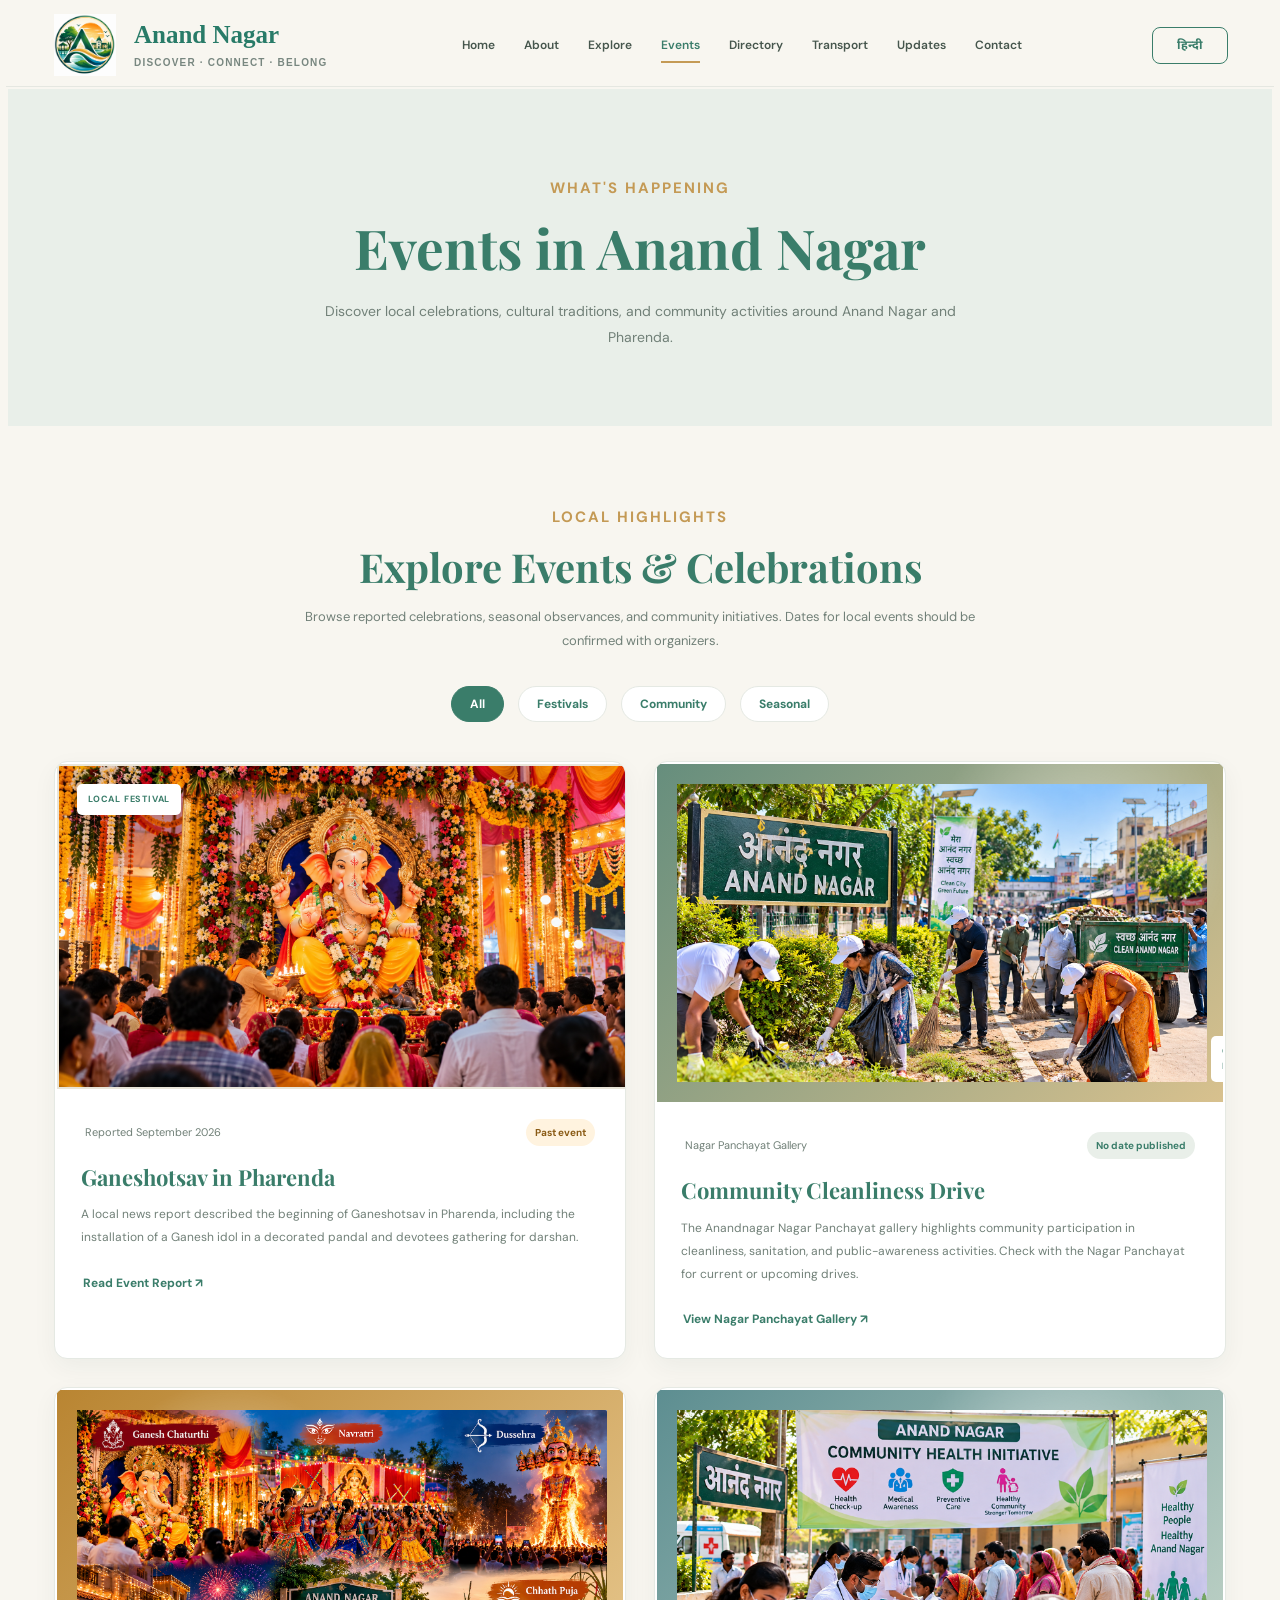
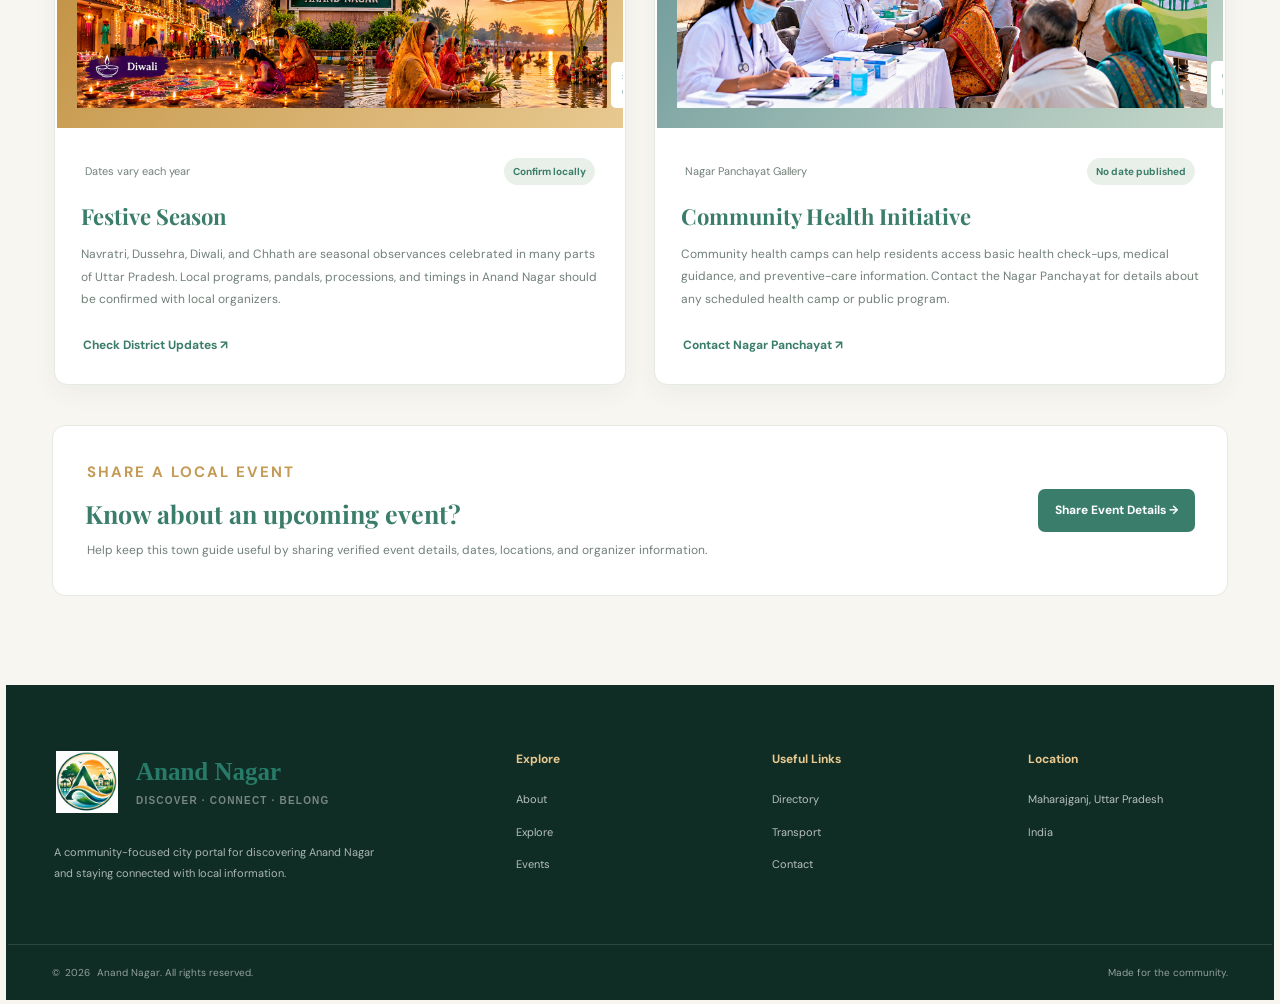
<file: HTML/events.html>
<!DOCTYPE html>
<html lang="en">
<head>
    <meta charset="UTF-8">
    <meta name="viewport" content="width=device-width, initial-scale=1.0">

    <title>Explore Pharenda | Anand Nagar</title>

    <!-- Google Analytics 4 (GA4) -->
<script async src="https://www.googletagmanager.com/gtag/js?id=G-EY34LD5G2C"></script>

<script>
    window.dataLayer = window.dataLayer || [];

    function gtag() {
        dataLayer.push(arguments);
    }

    gtag('js', new Date());
    gtag('config', 'G-EY34LD5G2C');
</script>

<link rel="icon" type="image/png" href="../Images/Sustainable Cityscape A Emblem.png">

    <meta name="description"
          content="Explore temples, heritage, and places around Pharenda and Anand Nagar, Maharajganj, Uttar Pradesh.">

    <!-- Shared site stylesheet: header, navigation, footer, buttons, etc. -->
   <link rel="stylesheet" href="../CSS/style.css">
   <link rel="stylesheet" href="../CSS/events.css">

    <!-- Fonts used by the main site -->
    <link rel="preconnect" href="https://fonts.googleapis.com">
    <link rel="preconnect" href="https://fonts.gstatic.com" crossorigin>
    <link href="https://fonts.googleapis.com/css2?family=DM+Sans:wght@400;500;600;700&family=Playfair+Display:wght@500;600;700&family=Noto+Sans+Devanagari:wght@400;500;600;700&display=swap"
          rel="stylesheet">
</head>

<body>

    <!-- ================= HEADER ================= -->
    <!-- Same header structure as the Home page -->
    <header class="site-header">
        <div class="container header-inner">

            <a href="index.html" class="brand" aria-label="Anand Nagar Home">
    <img
        src="../Images/Sustainable Cityscape A Emblem.png"
        alt="Anand Nagar Logo"
        class="brand-image">

    <div class="brand-copy">
        <span class="brand-name">Anand Nagar</span>
        <span class="brand-tagline">DISCOVER · CONNECT · BELONG</span>
    </div>
</a>

            <button class="mobile-menu-button"
                    id="mobileMenuButton"
                    type="button"
                    aria-label="Open navigation"
                    aria-expanded="false">
                <span></span>
                <span></span>
                <span></span>
            </button>
<nav class="main-navigation" id="mainNavigation">
    <a href="index.html"
       class="nav-link"
       data-i18n="navHome">
        Home
    </a>

    <a href="about.html"
       class="nav-link"
       data-i18n="navAbout">
        About
    </a>

    <a href="explore.html"
       class="nav-link"
       data-i18n="navExplore">
        Explore
    </a>

    <!-- Active navigation item for Events page -->
    <a href="events.html"
       class="nav-link active"
       aria-current="page"
       data-i18n="navEvents">
        Events
    </a>

    <a href="directory.html"
       class="nav-link"
       data-i18n="navDirectory">
        Directory
    </a>

    <a href="transport.html"
       class="nav-link"
       data-i18n="navTransport">
        Transport
    </a>

    <a href="news.html"
       class="nav-link"
       data-i18n="navUpdates">
        Updates
    </a>

    <a href="contact.html"
       class="nav-link"
       data-i18n="navContact">
        Contact
    </a>
</nav>

            <button class="language-button"
                    id="languageButton"
                    type="button"
                    aria-label="Switch language">
                हिन्दी
            </button>

        </div>
    </header>



<main class="events-page">

    <!-- Events Hero -->
    <section class="events-hero">
        <div class="events-hero-content">
            <span class="events-eyebrow"
                  data-en="WHAT'S HAPPENING"
                  data-hi="क्या हो रहा है">
                WHAT'S HAPPENING
            </span>

            <h1 data-en="Events in Anand Nagar"
                data-hi="आनंद नगर के आयोजन">
                Events in Anand Nagar
            </h1>

            <p data-en="Discover local celebrations, cultural traditions, and community activities around Anand Nagar and Pharenda."
               data-hi="आनंद नगर और फरेंदा के आसपास स्थानीय उत्सवों, सांस्कृतिक परंपराओं और सामुदायिक गतिविधियों के बारे में जानें।">
                Discover local celebrations, cultural traditions, and community activities around Anand Nagar and Pharenda.
            </p>
        </div>
    </section>

    <!-- Event filters -->
    <section class="events-main">
        <div class="events-section-heading">
            <span class="events-eyebrow"
                  data-en="LOCAL HIGHLIGHTS"
                  data-hi="स्थानीय झलकियाँ">
                LOCAL HIGHLIGHTS
            </span>

            <h2 data-en="Explore Events & Celebrations"
                data-hi="आयोजन और उत्सव देखें">
                Explore Events & Celebrations
            </h2>

            <p data-en="Browse reported celebrations, seasonal observances, and community initiatives. Dates for local events should be confirmed with organizers."
               data-hi="रिपोर्ट किए गए उत्सवों, मौसमी पर्वों और सामुदायिक पहलों को देखें। स्थानीय आयोजनों की तारीख आयोजकों से अवश्य पुष्टि करें।">
                Browse reported celebrations, seasonal observances, and community initiatives. Dates for local events should be confirmed with organizers.
            </p>
        </div>

        <div class="event-filters" role="group" aria-label="Filter events">
            <button class="event-filter active"
                    type="button"
                    data-filter="all"
                    aria-pressed="true"
                    data-en="All"
                    data-hi="सभी">
                All
            </button>

            <button class="event-filter"
                    type="button"
                    data-filter="festival"
                    aria-pressed="false"
                    data-en="Festivals"
                    data-hi="त्योहार">
                Festivals
            </button>

            <button class="event-filter"
                    type="button"
                    data-filter="community"
                    aria-pressed="false"
                    data-en="Community"
                    data-hi="समुदाय">
                Community
            </button>

            <button class="event-filter"
                    type="button"
                    data-filter="seasonal"
                    aria-pressed="false"
                    data-en="Seasonal"
                    data-hi="मौसमी">
                Seasonal
            </button>
        </div>

        <div class="events-grid" id="eventsGrid">

            <!-- Reported local celebration -->
           <!-- Event Card: Ganeshotsav in Pharenda -->
<article class="event-card" data-category="festival">

    <!-- Event Image Section: Replace the image path with your actual image filename -->
    <div class="event-card-image ganesh-event-image">

        <!-- ADD IMAGE HERE: Place the Ganeshotsav image inside the Images folder -->
        <img src="../Images/Vibrant Ganeshotsav Festival Celebration.png"
             alt="Ganeshotsav celebration at a decorated pandal in Pharenda"
             class="event-image">

        <!-- Image Category Label -->
        <span class="event-category"
              data-en="LOCAL FESTIVAL"
              data-hi="स्थानीय उत्सव">
            LOCAL FESTIVAL
        </span>

    </div>

    <!-- Event Details -->
    <div class="event-card-content">

        <div class="event-meta">
            <span data-en="Reported September 2026"
                  data-hi="सितंबर 2026 की रिपोर्ट">
                Reported September 2026
            </span>

            <span class="event-status"
                  data-en="Past event"
                  data-hi="पिछला आयोजन">
                Past event
            </span>
        </div>

        <h3 data-en="Ganeshotsav in Pharenda"
            data-hi="फरेंदा में गणेशोत्सव">
            Ganeshotsav in Pharenda
        </h3>

        <p data-en="A local news report described the beginning of Ganeshotsav in Pharenda, including the installation of a Ganesh idol in a decorated pandal and devotees gathering for darshan."
           data-hi="एक स्थानीय समाचार रिपोर्ट में फरेंदा में गणेशोत्सव की शुरुआत, सजाए गए पंडाल में गणेश प्रतिमा की स्थापना और दर्शन के लिए श्रद्धालुओं के जुटने का उल्लेख है।">
            A local news report described the beginning of Ganeshotsav in Pharenda, including the installation of a Ganesh idol in a decorated pandal and devotees gathering for darshan.
        </p>

        <a href="https://hindi.dynamitenews.com/uttar-pradesh/pharenda-maharajganj-ganeshotsav-ganpati-bappa-installation-festival-celebration"
           target="_blank"
           rel="noopener noreferrer"
           class="event-link"
           data-en="Read Event Report ↗"
           data-hi="आयोजन की रिपोर्ट पढ़ें ↗">
            Read Event Report ↗
        </a>

    </div>
</article>

            <!-- Community initiatives -->
            <!-- Event Card: Community Cleanliness Drive -->
<article class="event-card" data-category="community">

    <!-- Event Image Section -->
    <div class="event-card-image community-event-image">

        <!-- ADD IMAGE: Anand Nagar Community Cleanup Drive -->
        <img src="../Images/Anand Nagar Community Cleanup Drive.png"
             alt="Community volunteers participating in a cleanliness drive in Anand Nagar"
             class="event-image">

        <!-- Image Category Label -->
        <span class="event-category"
              data-en="COMMUNITY INITIATIVE"
              data-hi="सामुदायिक पहल">
            COMMUNITY INITIATIVE
        </span>

    </div>

    <!-- Event Details -->
    <div class="event-card-content">

        <div class="event-meta">
            <span data-en="Nagar Panchayat Gallery"
                  data-hi="नगर पंचायत गैलरी">
                Nagar Panchayat Gallery
            </span>

            <span class="event-status event-status-info"
                  data-en="No date published"
                  data-hi="तारीख प्रकाशित नहीं">
                No date published
            </span>
        </div>

        <h3 data-en="Community Cleanliness Drive"
            data-hi="सामुदायिक स्वच्छता अभियान">
            Community Cleanliness Drive
        </h3>

        <p data-en="The Anandnagar Nagar Panchayat gallery highlights community participation in cleanliness, sanitation, and public-awareness activities. Check with the Nagar Panchayat for current or upcoming drives."
           data-hi="आनंदनगर नगर पंचायत की गैलरी में स्वच्छता, साफ-सफाई और जन-जागरूकता गतिविधियों में सामुदायिक भागीदारी दिखाई गई है। आगामी अभियानों की जानकारी नगर पंचायत से प्राप्त करें।">
            The Anandnagar Nagar Panchayat gallery highlights community participation in cleanliness, sanitation, and public-awareness activities. Check with the Nagar Panchayat for current or upcoming drives.
        </p>

        <a href="https://www.npanandnagar.org/gallery"
           target="_blank"
           rel="noopener noreferrer"
           class="event-link"
           data-en="View Nagar Panchayat Gallery ↗"
           data-hi="नगर पंचायत गैलरी देखें ↗">
            View Nagar Panchayat Gallery ↗
        </a>

    </div>
</article>

            <!-- Seasonal observances -->
          <!-- Event Card: Festive Season -->
<article class="event-card" data-category="seasonal">

    <!-- Event Image Section -->
    <div class="event-card-image seasonal-event-image">

        <!-- ADD IMAGE: Festive celebrations collage for Anand Nagar -->
        <img src="../Images/Anand Nagar Festival Celebration Collage.png"
             alt="Festival celebrations including Ganesh Chaturthi, Navratri, Dussehra, Diwali, and Chhath in Anand Nagar"
             class="event-image">

        <!-- Image Category Label -->
        <span class="event-category"
              data-en="SEASONAL OBSERVANCES"
              data-hi="मौसमी पर्व">
            SEASONAL OBSERVANCES
        </span>

    </div>

    <!-- Event Details -->
    <div class="event-card-content">

        <div class="event-meta">
            <span data-en="Dates vary each year"
                  data-hi="तारीख हर वर्ष बदलती है">
                Dates vary each year
            </span>

            <span class="event-status event-status-info"
                  data-en="Confirm locally"
                  data-hi="स्थानीय पुष्टि करें">
                Confirm locally
            </span>
        </div>

        <h3 data-en="Festive Season"
            data-hi="त्योहारों का मौसम">
            Festive Season
        </h3>

        <p data-en="Navratri, Dussehra, Diwali, and Chhath are seasonal observances celebrated in many parts of Uttar Pradesh. Local programs, pandals, processions, and timings in Anand Nagar should be confirmed with local organizers."
           data-hi="नवरात्रि, दशहरा, दिवाली और छठ उत्तर प्रदेश के कई हिस्सों में मनाए जाने वाले मौसमी पर्व हैं। आनंद नगर में स्थानीय कार्यक्रमों, पंडालों, जुलूसों और समय की पुष्टि आयोजकों से करें।">
            Navratri, Dussehra, Diwali, and Chhath are seasonal observances celebrated in many parts of Uttar Pradesh. Local programs, pandals, processions, and timings in Anand Nagar should be confirmed with local organizers.
        </p>

        <a href="https://maharajganj.nic.in/"
           target="_blank"
           rel="noopener noreferrer"
           class="event-link"
           data-en="Check District Updates ↗"
           data-hi="जिला अपडेट देखें ↗">
            Check District Updates ↗
        </a>

    </div>
</article>
            <!-- Community health -->
          <!-- Event Card: Community Health Initiative -->
<article class="event-card" data-category="community">

    <!-- Event Image Section -->
    <div class="event-card-image health-event-image">

        <!-- ADD IMAGE: Community health camp in Anand Nagar -->
        <img src="../Images/Anand Nagar Community Health Camp.png"
             alt="Doctors and healthcare workers providing health check-ups at a community health camp in Anand Nagar"
             class="event-image">

        <!-- Image Category Label -->
        <span class="event-category"
              data-en="COMMUNITY INITIATIVE"
              data-hi="सामुदायिक पहल">
            COMMUNITY INITIATIVE
        </span>

    </div>

    <!-- Event Details -->
    <div class="event-card-content">

        <div class="event-meta">
            <span data-en="Nagar Panchayat Gallery"
                  data-hi="नगर पंचायत गैलरी">
                Nagar Panchayat Gallery
            </span>

            <span class="event-status event-status-info"
                  data-en="No date published"
                  data-hi="तारीख प्रकाशित नहीं">
                No date published
            </span>
        </div>

        <h3 data-en="Community Health Initiative"
            data-hi="सामुदायिक स्वास्थ्य पहल">
            Community Health Initiative
        </h3>

        <p data-en="Community health camps can help residents access basic health check-ups, medical guidance, and preventive-care information. Contact the Nagar Panchayat for details about any scheduled health camp or public program."
           data-hi="सामुदायिक स्वास्थ्य शिविरों के माध्यम से निवासी सामान्य स्वास्थ्य जांच, चिकित्सकीय मार्गदर्शन और निवारक स्वास्थ्य संबंधी जानकारी प्राप्त कर सकते हैं। आगामी स्वास्थ्य शिविर या सार्वजनिक कार्यक्रम की जानकारी के लिए नगर पंचायत से संपर्क करें।">
            Community health camps can help residents access basic health check-ups, medical guidance, and preventive-care information. Contact the Nagar Panchayat for details about any scheduled health camp or public program.
        </p>

        <a href="https://www.npanandnagar.org/contact"
           target="_blank"
           rel="noopener noreferrer"
           class="event-link"
           data-en="Contact Nagar Panchayat ↗"
           data-hi="नगर पंचायत से संपर्क करें ↗">
            Contact Nagar Panchayat ↗
        </a>

    </div>
</article>
        </div>

        <!-- Event submission / contact -->
        <div class="events-contact">
            <div>
                <span class="events-eyebrow"
                      data-en="SHARE A LOCAL EVENT"
                      data-hi="स्थानीय आयोजन साझा करें">
                    SHARE A LOCAL EVENT
                </span>

                <h3 data-en="Know about an upcoming event?"
                    data-hi="क्या आपको किसी आगामी आयोजन की जानकारी है?">
                    Know about an upcoming event?
                </h3>

                <p data-en="Help keep this town guide useful by sharing verified event details, dates, locations, and organizer information."
                   data-hi="सत्यापित आयोजन विवरण, तारीख, स्थान और आयोजक की जानकारी साझा करके इस नगर गाइड को उपयोगी बनाएँ।">
                    Help keep this town guide useful by sharing verified event details, dates, locations, and organizer information.
                </p>
            </div>

            <a href="contact.html" class="events-contact-button"
               data-en="Share Event Details →"
               data-hi="आयोजन विवरण साझा करें →">
                Share Event Details →
            </a>
        </div>

    </section>
</main>


    <!-- ================= FOOTER ================= -->
    <!-- Same footer structure as the Home page -->
    <footer class="site-footer">

        <div class="container footer-main">

            <div class="footer-brand-column">
                <a href="index.html" class="brand" aria-label="Anand Nagar Home">
    <img
        src="../Images/Sustainable Cityscape A Emblem.png"
        alt="Anand Nagar Logo"
        class="brand-image">

    <div class="brand-copy">
        <span class="brand-name">Anand Nagar</span>
        <span class="brand-tagline">DISCOVER · CONNECT · BELONG</span>
    </div>
</a>

                <p data-i18n="footerDescription">
                    A community-focused city portal for discovering Anand Nagar
                    and staying connected with local information.
                </p>
            </div>

            <div class="footer-links-column">
                <h3 data-i18n="footerExploreTitle">Explore</h3>
                <a href="about.html" data-i18n="navAbout">About</a>
                <a href="explore.html" data-i18n="navExplore">Explore</a>
                <a href="events.html" data-i18n="navEvents">Events</a>
            </div>

            <div class="footer-links-column">
                <h3 data-i18n="footerUsefulTitle">Useful Links</h3>
                <a href="directory.html" data-i18n="navDirectory">Directory</a>
                <a href="transport.html" data-i18n="navTransport">Transport</a>
                <a href="contact.html" data-i18n="navContact">Contact</a>
            </div>

            <div class="footer-links-column">
                <h3 data-i18n="footerLocationTitle">Location</h3>
                <p data-i18n="location">Maharajganj, Uttar Pradesh</p>
                <p data-i18n="country">India</p>
            </div>

        </div>

        <div class="footer-bottom">
            <div class="container footer-bottom-inner">

                <span>
                    © <span id="currentYear"></span>
                    <span data-i18n="copyright">
                        Anand Nagar. All rights reserved.
                    </span>
                </span>

                <span data-i18n="footerMadeFor">
                    Made for the community.
                </span>

            </div>
        </div>

    </footer>

<script src="../Js/script.js" defer></script>
<script src="../Js/events.js" defer></script>

</body>
</html>
</file>
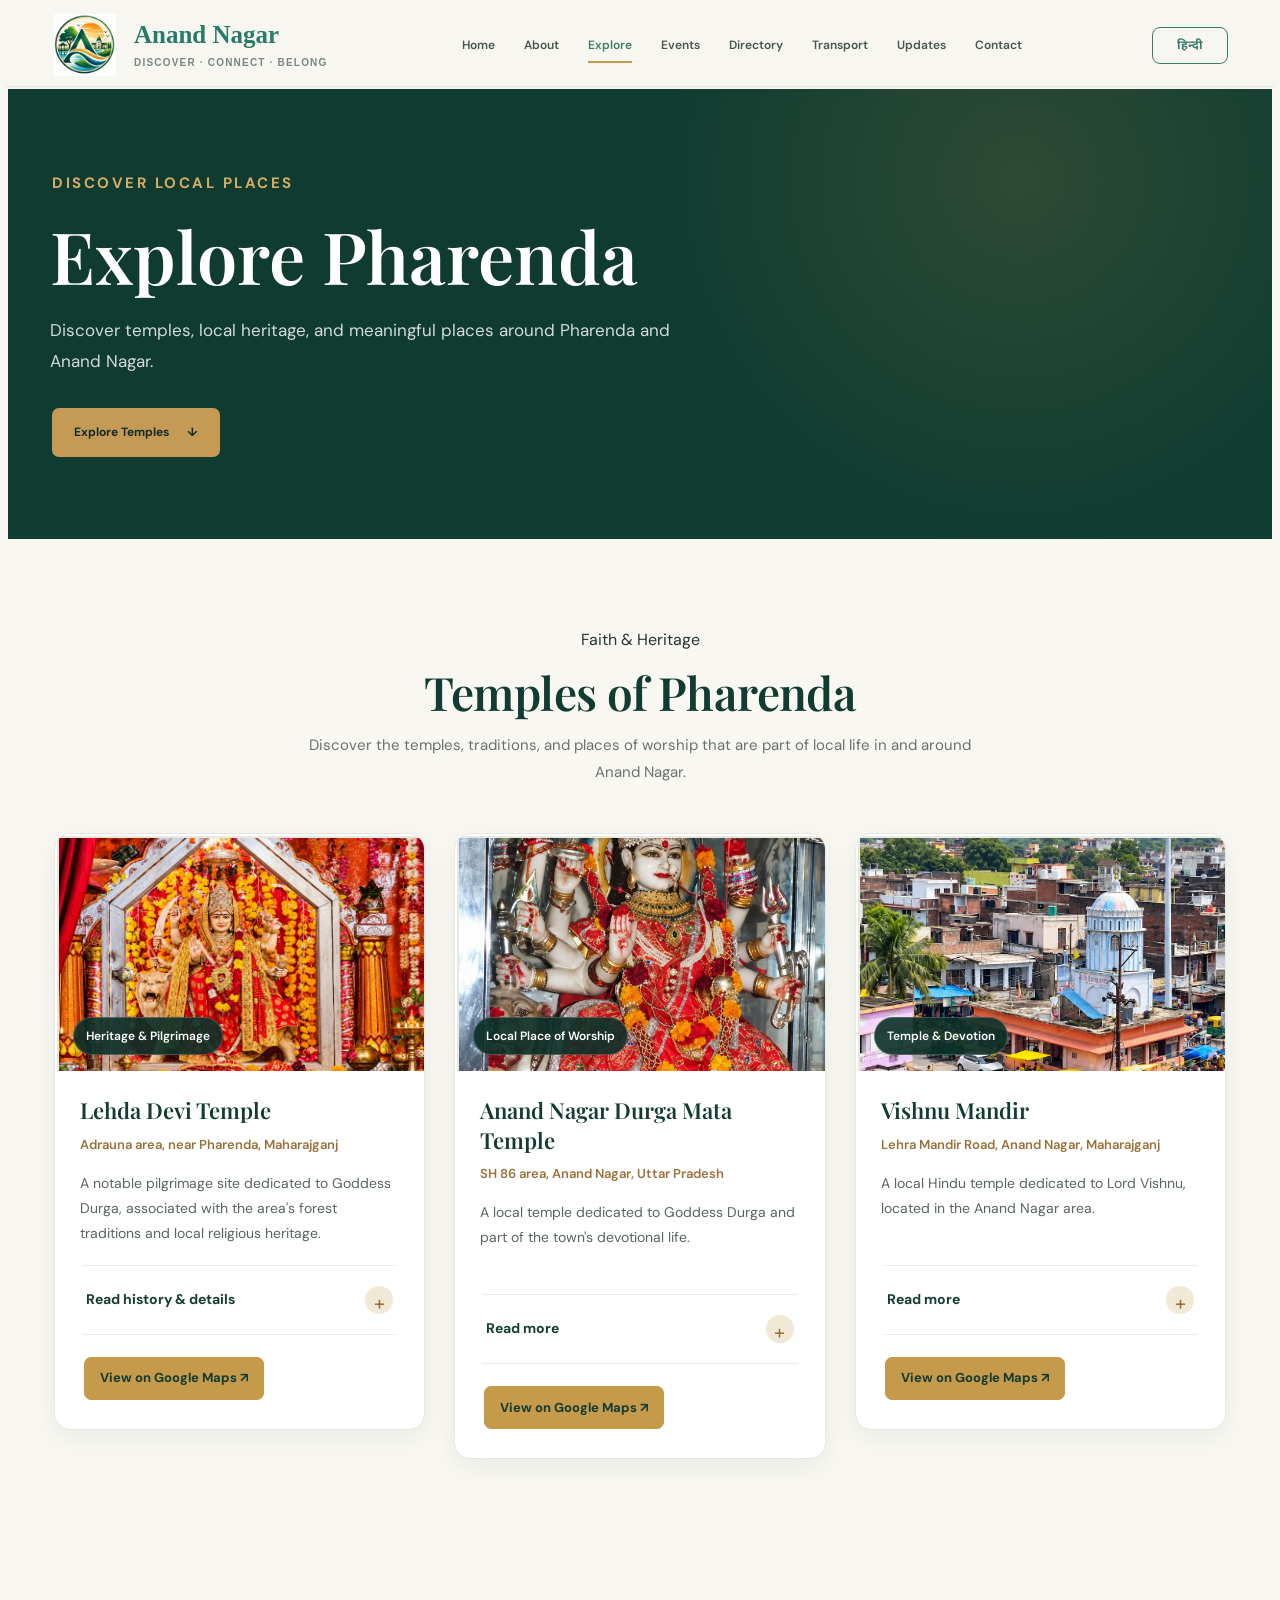
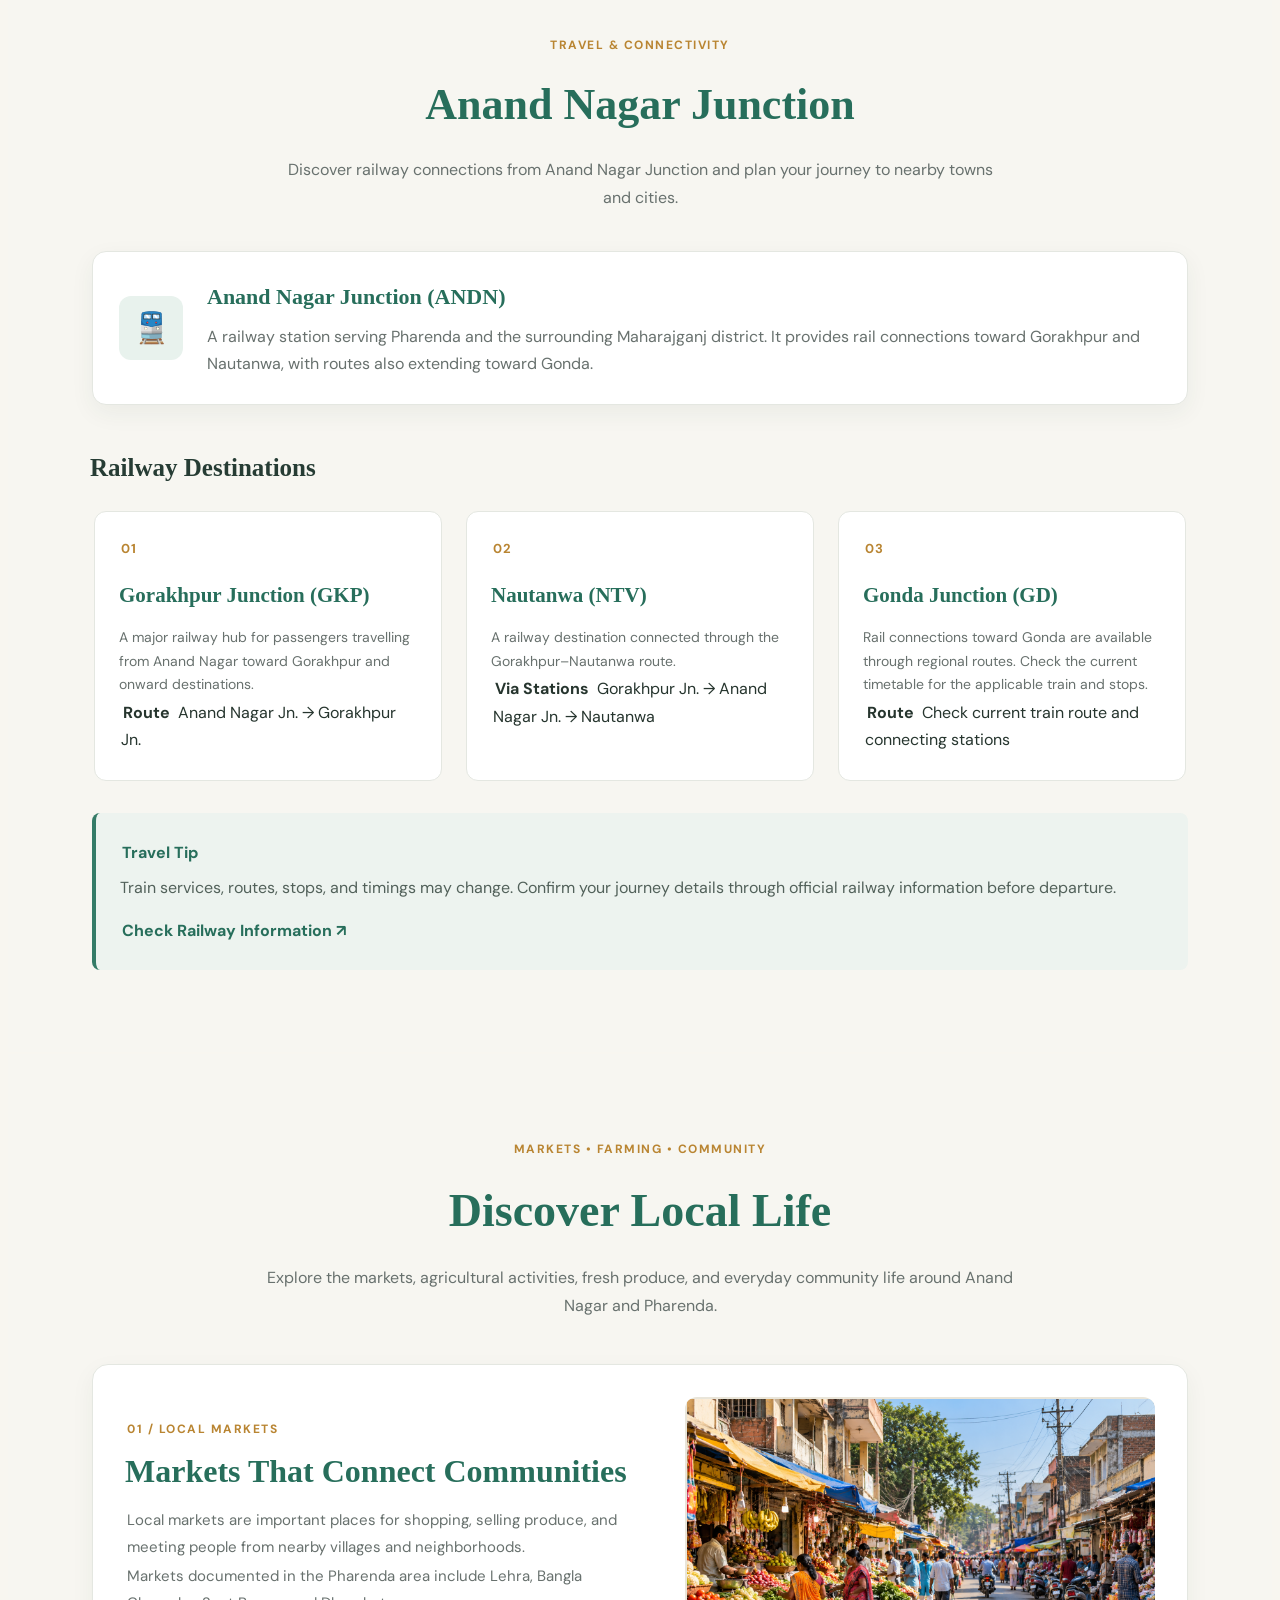
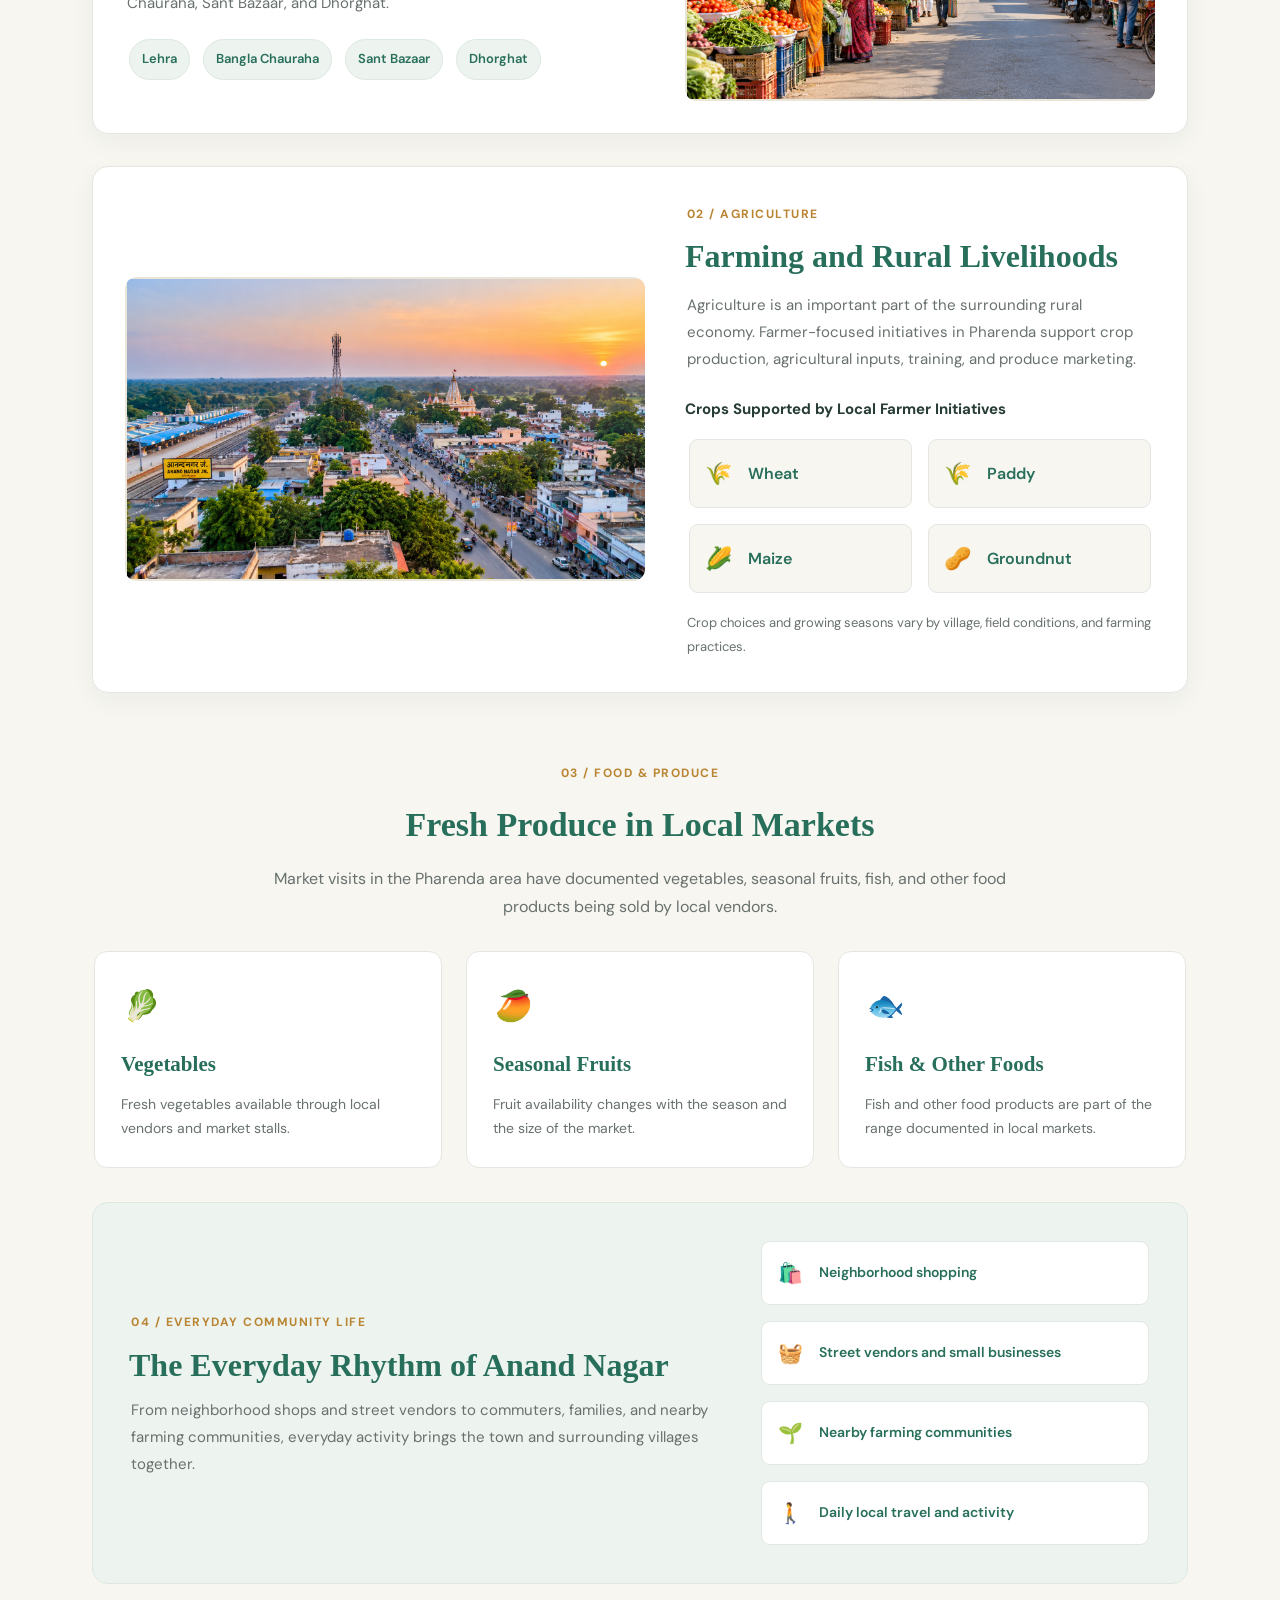
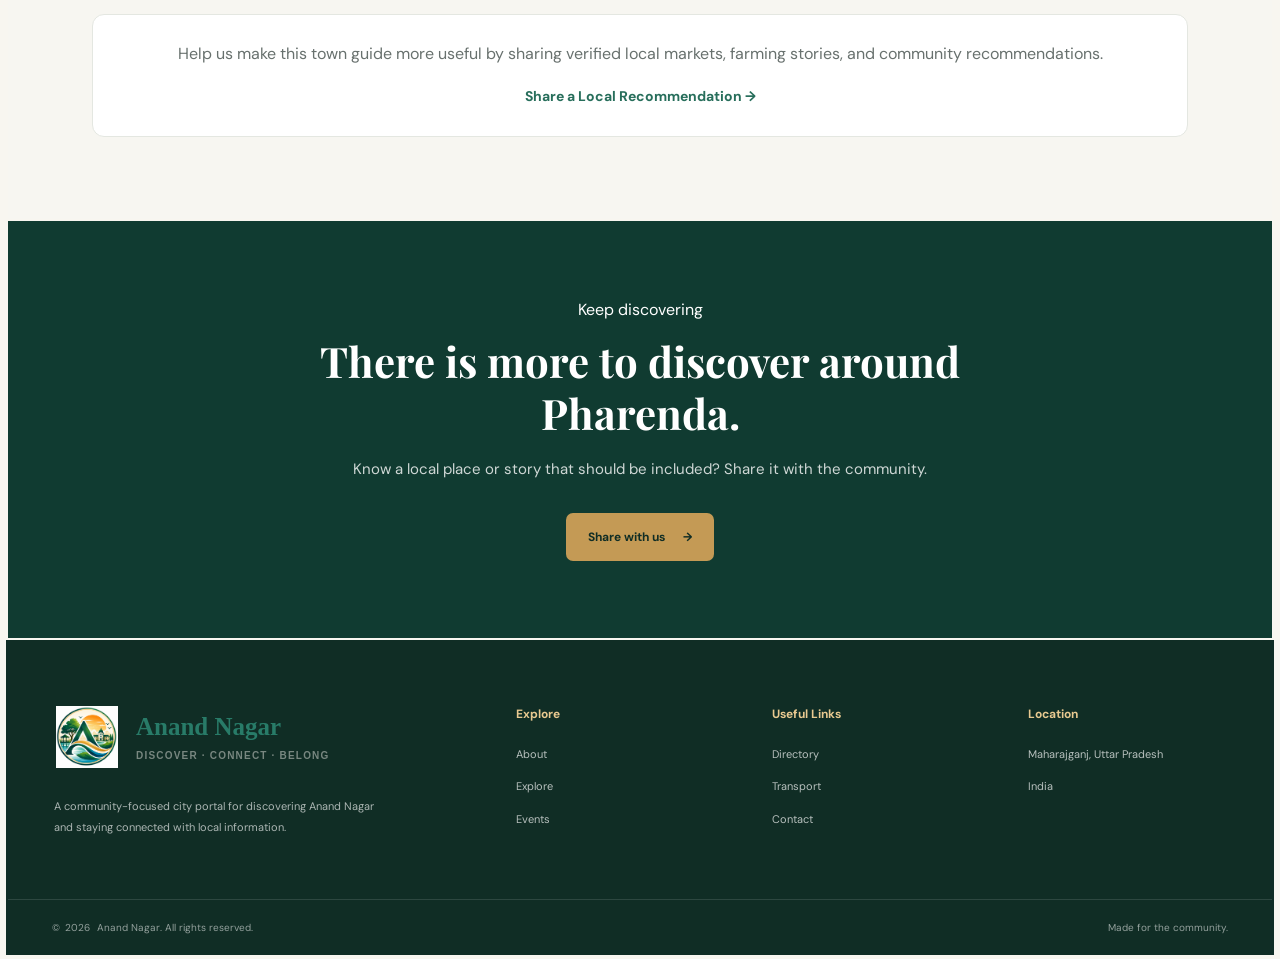
<file: HTML/explore.html>
<!DOCTYPE html>
<html lang="en">
<head>
    <meta charset="UTF-8">
    <meta name="viewport" content="width=device-width, initial-scale=1.0">

    <title>Explore Pharenda | Anand Nagar</title>

<!-- Google Analytics 4 (GA4) -->
<script async src="https://www.googletagmanager.com/gtag/js?id=G-EY34LD5G2C"></script>

<script>
    window.dataLayer = window.dataLayer || [];

    function gtag() {
        dataLayer.push(arguments);
    }

    gtag('js', new Date());
    gtag('config', 'G-EY34LD5G2C');
</script>

<link rel="icon" type="image/png" href="../Images/Sustainable Cityscape A Emblem.png">

    <meta name="description"
          content="Explore temples, heritage, and places around Pharenda and Anand Nagar, Maharajganj, Uttar Pradesh.">

    <!-- Shared site stylesheet: header, navigation, footer, buttons, etc. -->
    <link rel="stylesheet" href="../CSS/style.css">

    <!-- Explore page stylesheet -->
    <link rel="stylesheet" href="../CSS/explore.css">

    <!-- Fonts used by the main site -->
    <link rel="preconnect" href="https://fonts.googleapis.com">
    <link rel="preconnect" href="https://fonts.gstatic.com" crossorigin>
    <link href="https://fonts.googleapis.com/css2?family=DM+Sans:wght@400;500;600;700&family=Playfair+Display:wght@500;600;700&family=Noto+Sans+Devanagari:wght@400;500;600;700&display=swap"
          rel="stylesheet">
</head>

<body>

    <!-- ================= HEADER ================= -->
    <!-- Same header structure as the Home page -->
    <header class="site-header">
        <div class="container header-inner">

            <a href="index.html" class="brand" aria-label="Anand Nagar Home">
    <img
        src="../Images/Sustainable Cityscape A Emblem.png"
        alt="Anand Nagar Logo"
        class="brand-image">

    <div class="brand-copy">
        <span class="brand-name">Anand Nagar</span>
        <span class="brand-tagline">DISCOVER · CONNECT · BELONG</span>
    </div>
</a>

            <button class="mobile-menu-button"
                    id="mobileMenuButton"
                    type="button"
                    aria-label="Open navigation"
                    aria-expanded="false">
                <span></span>
                <span></span>
                <span></span>
            </button>

            <nav class="main-navigation" id="mainNavigation">
                <a href="index.html"
                   class="nav-link"
                   data-i18n="navHome">
                    Home
                </a>

                <a href="about.html"
                   class="nav-link"
                   data-i18n="navAbout">
                    About
                </a>

                <a href="explore.html"
                   class="nav-link active"
                   aria-current="page"
                   data-i18n="navExplore">
                    Explore
                </a>

                <a href="events.html"
                   class="nav-link"
                   data-i18n="navEvents">
                    Events
                </a>

                <a href="directory.html"
                   class="nav-link"
                   data-i18n="navDirectory">
                    Directory
                </a>

                <a href="transport.html"
                   class="nav-link"
                   data-i18n="navTransport">
                    Transport
                </a>

                <a href="news.html"
                   class="nav-link"
                   data-i18n="navUpdates">
                    Updates
                </a>

                <a href="contact.html"
                   class="nav-link"
                   data-i18n="navContact">
                    Contact
                </a>
            </nav>

            <button class="language-button"
                    id="languageButton"
                    type="button"
                    aria-label="Switch language">
                हिन्दी
            </button>

        </div>
    </header>


    <!-- ================= MAIN CONTENT ================= -->
    <main>

        <!-- Explore Hero -->
        <section class="explore-hero">
            <div class="container explore-hero-content">

                <span class="explore-eyebrow"
                      data-en="Discover local places"
                      data-hi="स्थानीय स्थानों को जानें">
                    Discover local places
                </span>

                <h1 data-en="Explore Pharenda"
                    data-hi="फरेंदा घूमें">
                    Explore Pharenda
                </h1>

                <p data-en="Discover temples, local heritage, and meaningful places around Pharenda and Anand Nagar."
                   data-hi="फरेंदा और आनंद नगर के आसपास के मंदिरों, स्थानीय विरासत और महत्वपूर्ण स्थानों को जानें।">
                    Discover temples, local heritage, and meaningful places around Pharenda and Anand Nagar.
                </p>

                <a href="#temples" class="button button-primary">
                    <span data-en="Explore Temples"
                          data-hi="मंदिरों को देखें">
                        Explore Temples
                    </span>
                    <span aria-hidden="true">↓</span>
                </a>

            </div>
        </section>


        <!-- Temple Section -->
        <section class="temples-section" id="temples">
            <div class="container">

                <div class="section-heading temples-heading">
                    <span class="section-kicker"
                          data-en="Faith & Heritage"
                          data-hi="आस्था और विरासत">
                        Faith & Heritage
                    </span>

                    <h2 data-en="Temples of Pharenda"
                        data-hi="फरेंदा के मंदिर">
                        Temples of Pharenda
                    </h2>

                    <p data-en="Discover the temples, traditions, and places of worship that are part of local life in and around Anand Nagar."
                       data-hi="आनंद नगर और आसपास के स्थानीय जीवन से जुड़े मंदिरों, परंपराओं और पूजा स्थलों को जानें।">
                        Discover the temples, traditions, and places of worship that are part of local life in and around Anand Nagar.
                    </p>
                </div>


                <div class="temple-grid">

                    <!-- 1. Lehda Devi Temple -->
                    <article class="temple-card" id="lehda-devi">

                        <div class="temple-image-wrap">
                            <img
                                src="../Images/Ornate Hindu Goddess Shrine with Garlands.png"
                                alt="Lehda Devi Temple near Pharenda, Maharajganj"
                                class="temple-image"
                                loading="lazy">

                            <span class="temple-image-label"
                                  data-en="Heritage & Pilgrimage"
                                  data-hi="विरासत और तीर्थस्थल">
                                Heritage & Pilgrimage
                            </span>
                        </div>

                        <div class="temple-card-body">

                            <h3 data-en="Lehda Devi Temple"
                                data-hi="लेहड़ा देवी मंदिर">
                                Lehda Devi Temple
                            </h3>

                            <p class="temple-location"
                               data-en="Adrauna area, near Pharenda, Maharajganj"
                               data-hi="अदरौना क्षेत्र, फरेंदा के निकट, महाराजगंज">
                                Adrauna area, near Pharenda, Maharajganj
                            </p>

                            <p class="temple-summary"
                               data-en="A notable pilgrimage site dedicated to Goddess Durga, associated with the area's forest traditions and local religious heritage."
                               data-hi="माँ दुर्गा को समर्पित एक प्रसिद्ध तीर्थस्थल, जिसका संबंध क्षेत्र की वन-परंपराओं और स्थानीय धार्मिक विरासत से है।">
                                A notable pilgrimage site dedicated to Goddess Durga, associated with the area's forest traditions and local religious heritage.
                            </p>

                            <details class="temple-details">
                                <summary>
                                    <span data-en="Read history & details"
                                          data-hi="इतिहास और जानकारी पढ़ें">
                                        Read history & details
                                    </span>
                                    <span class="temple-details-icon"
                                          aria-hidden="true">+</span>
                                </summary>

                                <div class="temple-details-content">

                                    <h4 data-en="History and local tradition"
                                        data-hi="इतिहास और स्थानीय परंपरा">
                                        History and local tradition
                                    </h4>

                                    <p data-en="The Maharajganj district administration describes the temple as being located in an area once covered by a dense forest known as Adravan, near the Pahh river, now described as a stream. The site was formerly known as Adaruna Devi Than and is now widely known as Lehda Devi Temple."
                                       data-hi="महाराजगंज जिला प्रशासन के अनुसार यह मंदिर पहले आद्रवन नामक घने जंगल वाले क्षेत्र में, पवह नदी के पास स्थित था, जिसे अब नाला बताया गया है। इस धार्मिक स्थल का पुराना नाम अदरौना देवी थान था और अब यह लेहड़ा देवी मंदिर के नाम से प्रसिद्ध है।">
                                        The Maharajganj district administration describes the temple as being located in an area once covered by a dense forest known as Adravan, near the Pahh river, now described as a stream. The site was formerly known as Adaruna Devi Than and is now widely known as Lehda Devi Temple.
                                    </p>

                                    <p data-en="According to local religious belief, the Pandavas spent part of their exile in this forest region, where Arjuna worshipped Vanadevi. Tradition says that Goddess Durga blessed Arjuna and that a shrine was established at the site. These are traditional accounts, not independently verified historical events."
                                       data-hi="स्थानीय धार्मिक मान्यता के अनुसार पांडवों ने अपने अज्ञातवास का कुछ समय इस वन क्षेत्र में बिताया और अर्जुन ने यहाँ वनदेवी की आराधना की। परंपरा के अनुसार माँ दुर्गा ने अर्जुन को आशीर्वाद दिया और यहाँ मंदिर की स्थापना हुई। ये पारंपरिक मान्यताएँ हैं, स्वतंत्र रूप से प्रमाणित ऐतिहासिक घटनाएँ नहीं।">
                                        According to local religious belief, the Pandavas spent part of their exile in this forest region, where Arjuna worshipped Vanadevi. Tradition says that Goddess Durga blessed Arjuna and that a shrine was established at the site. These are traditional accounts, not independently verified historical events.
                                    </p>

                                    <p data-en="The district's account also mentions a nearby ancient place of spiritual practice and the memory of Baba Vanshidhar, a revered local yogi."
                                       data-hi="जिला प्रशासन के विवरण में पास की एक प्राचीन तपस्थली और श्रद्धेय स्थानीय योगी बाबा वंशीधर का भी उल्लेख है।">
                                        The district's account also mentions a nearby ancient place of spiritual practice and the memory of Baba Vanshidhar, a revered local yogi.
                                    </p>

                                    <a href="https://maharajganj.nic.in/tourist-place/temple-of-goddess-lehda/"
                                       target="_blank"
                                       rel="noopener noreferrer"
                                       class="temple-source-link"
                                       data-en="Read district administration's temple history ↗"
                                       data-hi="जिला प्रशासन का मंदिर इतिहास पढ़ें ↗">
                                        Read district administration's temple history ↗
                                    </a>

                                </div>
                            </details>

                            <div class="temple-actions">
                                <a class="temple-button"
                                   href="https://www.google.com/maps/search/?api=1&query=Lehda+Devi+Temple+Maharajganj"
                                   target="_blank"
                                   rel="noopener noreferrer"
                                   data-en="View on Google Maps ↗"
                                   data-hi="Google Maps पर देखें ↗">
                                    View on Google Maps ↗
                                </a>
                            </div>

                        </div>
                    </article>


                    <!-- 2. Anand Nagar Durga Mata Temple -->
                    <article class="temple-card" id="anand-nagar-durga-mata">

                        <div class="temple-image-wrap">
                            <img
                                src="../Images/Ornate Multi-Armed Goddess Shrine Statue.png"
                                alt="Durga Mata Temple in Anand Nagar, Pharenda"
                                class="temple-image"
                                loading="lazy">

                            <span class="temple-image-label"
                                  data-en="Local Place of Worship"
                                  data-hi="स्थानीय पूजा स्थल">
                                Local Place of Worship
                            </span>
                        </div>

                        <div class="temple-card-body">

                            <h3 data-en="Anand Nagar Durga Mata Temple"
                                data-hi="आनंद नगर दुर्गा माता मंदिर">
                                Anand Nagar Durga Mata Temple
                            </h3>

                            <p class="temple-location"
                               data-en="SH 86 area, Anand Nagar, Uttar Pradesh"
                               data-hi="एसएच 86 क्षेत्र, आनंद नगर, उत्तर प्रदेश">
                                SH 86 area, Anand Nagar, Uttar Pradesh
                            </p>

                            <p class="temple-summary"
                               data-en="A local temple dedicated to Goddess Durga and part of the town's devotional life."
                               data-hi="माँ दुर्गा को समर्पित स्थानीय मंदिर, जो नगर के धार्मिक जीवन का हिस्सा है।">
                                A local temple dedicated to Goddess Durga and part of the town's devotional life.
                            </p>

                            <details class="temple-details">
                                <summary>
                                    <span data-en="Read more"
                                          data-hi="और जानकारी पढ़ें">
                                        Read more
                                    </span>
                                    <span class="temple-details-icon"
                                          aria-hidden="true">+</span>
                                </summary>

                                <div class="temple-details-content">

                                    <h4 data-en="About the temple"
                                        data-hi="मंदिर के बारे में">
                                        About the temple
                                    </h4>

                                    <p data-en="Local directory listings identify a Durga Mandir in the Anand Nagar area, near SH 86. It is a place of worship for devotees of Goddess Durga."
                                       data-hi="स्थानीय निर्देशिका में आनंद नगर क्षेत्र में एसएच 86 के पास दुर्गा मंदिर का उल्लेख मिलता है। यह माँ दुर्गा के भक्तों का पूजा स्थल है।">
                                        Local directory listings identify a Durga Mandir in the Anand Nagar area, near SH 86. It is a place of worship for devotees of Goddess Durga.
                                    </p>

                                    <p data-en="A reliable published account confirming the temple's founding date, founder, or detailed history was not available in the sources reviewed. You can enrich this section with verified information from the temple committee or local residents."
                                       data-hi="देखे गए स्रोतों में मंदिर की स्थापना तिथि, संस्थापक या विस्तृत इतिहास की पुष्टि करने वाला विश्वसनीय प्रकाशित विवरण उपलब्ध नहीं था। मंदिर समिति या स्थानीय निवासियों से सत्यापित जानकारी लेकर इस अनुभाग को और समृद्ध किया जा सकता है।">
                                        A reliable published account confirming the temple's founding date, founder, or detailed history was not available in the sources reviewed. You can enrich this section with verified information from the temple committee or local residents.
                                    </p>

                                </div>
                            </details>

                            <div class="temple-actions">
                                <a class="temple-button"
                                   href="https://www.google.com/maps/search/?api=1&query=Durga+Mandir+Anand+Nagar+Maharajganj"
                                   target="_blank"
                                   rel="noopener noreferrer"
                                   data-en="View on Google Maps ↗"
                                   data-hi="Google Maps पर देखें ↗">
                                    View on Google Maps ↗
                                </a>
                            </div>

                        </div>
                    </article>


                    <!-- 3. Vishnu Mandir -->
                    <article class="temple-card" id="vishnu-mandir">

                        <div class="temple-image-wrap">
                            <img
                                src="../Images/Aerial View of a Bustling Indian Town.png"
                                alt="Vishnu Mandir on Lehra Mandir Road, Anand Nagar"
                                class="temple-image"
                                loading="lazy">

                            <span class="temple-image-label"
                                  data-en="Temple & Devotion"
                                  data-hi="मंदिर और भक्ति">
                                Temple & Devotion
                            </span>
                        </div>

                        <div class="temple-card-body">

                            <h3 data-en="Vishnu Mandir"
                                data-hi="विष्णु मंदिर">
                                Vishnu Mandir
                            </h3>

                            <p class="temple-location"
                               data-en="Lehra Mandir Road, Anand Nagar, Maharajganj"
                               data-hi="लेहड़ा मंदिर रोड, आनंद नगर, महाराजगंज">
                                Lehra Mandir Road, Anand Nagar, Maharajganj
                            </p>

                            <p class="temple-summary"
                               data-en="A local Hindu temple dedicated to Lord Vishnu, located in the Anand Nagar area."
                               data-hi="आनंद नगर क्षेत्र में स्थित भगवान विष्णु को समर्पित स्थानीय हिंदू मंदिर।">
                                A local Hindu temple dedicated to Lord Vishnu, located in the Anand Nagar area.
                            </p>

                            <details class="temple-details">
                                <summary>
                                    <span data-en="Read more"
                                          data-hi="और जानकारी पढ़ें">
                                        Read more
                                    </span>
                                    <span class="temple-details-icon"
                                          aria-hidden="true">+</span>
                                </summary>

                                <div class="temple-details-content">

                                    <h4 data-en="About the temple"
                                        data-hi="मंदिर के बारे में">
                                        About the temple
                                    </h4>

                                    <p data-en="Local listings identify Vishnu Mandir on Lehra Mandir Road in Anand Nagar, Maharajganj. It is listed as a Hindu temple and serves as a local place of worship."
                                       data-hi="स्थानीय सूचियों में महाराजगंज के आनंद नगर स्थित लेहड़ा मंदिर रोड पर विष्णु मंदिर का उल्लेख है। इसे हिंदू मंदिर के रूप में सूचीबद्ध किया गया है और यह स्थानीय पूजा स्थल है।">
                                        Local listings identify Vishnu Mandir on Lehra Mandir Road in Anand Nagar, Maharajganj. It is listed as a Hindu temple and serves as a local place of worship.
                                    </p>

                                    <p data-en="A verified public history detailing its construction date, founder, or historic events was not found in the sources reviewed. Add such details when confirmed with the temple's caretakers or community records."
                                       data-hi="देखे गए स्रोतों में इसके निर्माण वर्ष, संस्थापक या ऐतिहासिक घटनाओं का विवरण देने वाला सत्यापित सार्वजनिक इतिहास नहीं मिला। मंदिर के सेवकों या सामुदायिक अभिलेखों से पुष्टि होने पर ऐसी जानकारी जोड़ें।">
                                        A verified public history detailing its construction date, founder, or historic events was not found in the sources reviewed. Add such details when confirmed with the temple's caretakers or community records.
                                    </p>

                                </div>
                            </details>

                            <div class="temple-actions">
                                <a class="temple-button"
                                   href="https://www.google.com/maps/search/?api=1&query=Vishnu+Mandir+Lehra+Mandir+Road+Anand+Nagar+Maharajganj"
                                   target="_blank"
                                   rel="noopener noreferrer"
                                   data-en="View on Google Maps ↗"
                                   data-hi="Google Maps पर देखें ↗">
                                    View on Google Maps ↗
                                </a>
                            </div>

                        </div>
                    </article>

                </div>
            </div>
        </section>


         <!-- Transport Section -->

        <section class="transport-details" id="transport">
    <div class="transport-container">

        <div class="transport-heading">
            <span class="section-eyebrow"
                  data-en="TRAVEL & CONNECTIVITY"
                  data-hi="यात्रा और संपर्क">
                TRAVEL & CONNECTIVITY
            </span>

            <h2 data-en="Anand Nagar Junction"
                data-hi="आनंद नगर जंक्शन">
                Anand Nagar Junction
            </h2>

            <p data-en="Discover railway connections from Anand Nagar Junction and plan your journey to nearby towns and cities."
               data-hi="आनंद नगर जंक्शन से रेल संपर्क की जानकारी प्राप्त करें और आसपास के कस्बों व शहरों की यात्रा की योजना बनाएं।">
                Discover railway connections from Anand Nagar Junction and plan your journey to nearby towns and cities.
            </p>
        </div>

        <div class="station-info">
            <div class="station-icon" aria-hidden="true">🚆</div>

            <div>
                <h3 data-en="Anand Nagar Junction (ANDN)"
                    data-hi="आनंद नगर जंक्शन (ANDN)">
                    Anand Nagar Junction (ANDN)
                </h3>

                <p data-en="A railway station serving Pharenda and the surrounding Maharajganj district. It provides rail connections toward Gorakhpur and Nautanwa, with routes also extending toward Gonda."
                   data-hi="फरेंदा और आसपास के महाराजगंज जिले को सेवा देने वाला रेलवे स्टेशन। यहाँ से गोरखपुर और नौतनवा की ओर रेल संपर्क उपलब्ध हैं तथा रेल मार्ग गोंडा की ओर भी जाता है।">
                    A railway station serving Pharenda and the surrounding Maharajganj district. It provides rail connections toward Gorakhpur and Nautanwa, with routes also extending toward Gonda.
                </p>
            </div>
        </div>

        <h3 class="destination-heading"
            data-en="Railway Destinations"
            data-hi="रेल गंतव्य">
            Railway Destinations
        </h3>

       <div class="destination-grid">

    <!-- Gorakhpur -->
    <article class="destination-card">
        <div class="destination-number">01</div>

        <h4 data-en="Gorakhpur Junction (GKP)"
            data-hi="गोरखपुर जंक्शन (GKP)">
            Gorakhpur Junction (GKP)
        </h4>

        <p data-en="A major railway hub for passengers travelling from Anand Nagar toward Gorakhpur and onward destinations."
           data-hi="आनंद नगर से गोरखपुर और आगे के गंतव्यों की यात्रा करने वाले यात्रियों के लिए एक प्रमुख रेलवे केंद्र।">
            A major railway hub for passengers travelling from Anand Nagar toward Gorakhpur and onward destinations.
        </p>

        <div class="route-info">
            <strong data-en="Route" data-hi="मार्ग">Route</strong>
            <span>Anand Nagar Jn. → Gorakhpur Jn.</span>
        </div>
    </article>

    <!-- Nautanwa -->
    <article class="destination-card">
        <div class="destination-number">02</div>

        <h4 data-en="Nautanwa (NTV)"
            data-hi="नौतनवा (NTV)">
            Nautanwa (NTV)
        </h4>

        <p data-en="A railway destination connected through the Gorakhpur–Nautanwa route."
           data-hi="गोरखपुर–नौतनवा रेल मार्ग से जुड़ा एक प्रमुख गंतव्य।">
            A railway destination connected through the Gorakhpur–Nautanwa route.
        </p>

        <div class="route-info">
            <strong data-en="Via Stations" data-hi="मार्ग के स्टेशन">Via Stations</strong>
            <span>Gorakhpur Jn. → Anand Nagar Jn. → Nautanwa</span>
        </div>
    </article>

    <!-- Gonda -->
    <article class="destination-card">
        <div class="destination-number">03</div>

        <h4 data-en="Gonda Junction (GD)"
            data-hi="गोंडा जंक्शन (GD)">
            Gonda Junction (GD)
        </h4>

        <p data-en="Rail connections toward Gonda are available through regional routes. Check the current timetable for the applicable train and stops."
           data-hi="क्षेत्रीय रेल मार्गों से गोंडा की ओर रेल संपर्क उपलब्ध हैं। संबंधित ट्रेन और ठहराव के लिए वर्तमान समय-सारणी देखें।">
            Rail connections toward Gonda are available through regional routes. Check the current timetable for the applicable train and stops.
        </p>

        <div class="route-info">
            <strong data-en="Route" data-hi="मार्ग">Route</strong>
            <span>Check current train route and connecting stations</span>
        </div>
    </article>

</div>

        <div class="travel-note">
            <strong data-en="Travel Tip"
                    data-hi="यात्रा सुझाव">
                Travel Tip
            </strong>

            <p data-en="Train services, routes, stops, and timings may change. Confirm your journey details through official railway information before departure."
               data-hi="ट्रेन सेवाओं, मार्गों, ठहराव और समय में बदलाव हो सकता है। यात्रा से पहले आधिकारिक रेलवे जानकारी से विवरण की पुष्टि करें।">
                Train services, routes, stops, and timings may change. Confirm your journey details through official railway information before departure.
            </p>

            <a href="https://www.indianrail.gov.in/"
               target="_blank"
               rel="noopener noreferrer"
               class="railway-link"
               data-en="Check Railway Information ↗"
               data-hi="रेलवे जानकारी देखें ↗">
                Check Railway Information ↗
            </a>
        </div>

    </div>
</section>

<section class="local-life-section" id="local-life">

    <div class="local-life-container">

        <!-- Section Heading -->
        <div class="local-life-heading">
            <span class="section-eyebrow"
                  data-en="MARKETS • FARMING • COMMUNITY"
                  data-hi="बाज़ार • खेती • समुदाय">
                MARKETS • FARMING • COMMUNITY
            </span>

            <h2 data-en="Discover Local Life"
                data-hi="स्थानीय जीवन को जानें">
                Discover Local Life
            </h2>

            <p data-en="Explore the markets, agricultural activities, fresh produce, and everyday community life around Anand Nagar and Pharenda."
               data-hi="आनंद नगर और फरेंदा के बाज़ारों, कृषि गतिविधियों, ताज़ी उपज और रोज़मर्रा के सामुदायिक जीवन को जानें।">
                Explore the markets, agricultural activities, fresh produce, and everyday community life around Anand Nagar and Pharenda.
            </p>
        </div>

        <!-- Local Markets -->
        <div class="life-feature">
            <div class="life-feature-content">
                <span class="life-kicker"
                      data-en="01 / LOCAL MARKETS"
                      data-hi="01 / स्थानीय बाज़ार">
                    01 / LOCAL MARKETS
                </span>

                <h3 data-en="Markets That Connect Communities"
                    data-hi="समुदायों को जोड़ते स्थानीय बाज़ार">
                    Markets That Connect Communities
                </h3>

                <p data-en="Local markets are important places for shopping, selling produce, and meeting people from nearby villages and neighborhoods."
                   data-hi="स्थानीय बाज़ार खरीदारी, उपज की बिक्री और आसपास के गाँवों व मोहल्लों के लोगों से मिलने के महत्वपूर्ण स्थान हैं।">
                    Local markets are important places for shopping, selling produce, and meeting people from nearby villages and neighborhoods.
                </p>

                <p data-en="Markets documented in the Pharenda area include Lehra, Bangla Chauraha, Sant Bazaar, and Dhorghat."
                   data-hi="फरेंदा क्षेत्र में दर्ज बाज़ारों में लेहरा, बंगला चौराहा, संत बाज़ार और धोर्घाट शामिल हैं।">
                    Markets documented in the Pharenda area include Lehra, Bangla Chauraha, Sant Bazaar, and Dhorghat.
                </p>

                <div class="market-tags">
                    <span>Lehra</span>
                    <span>Bangla Chauraha</span>
                    <span>Sant Bazaar</span>
                    <span>Dhorghat</span>
                </div>
            </div>

            <div class="life-feature-image">
                <img src="../Images/Bustling Indian Market Street.png"
                     alt="Local market street with shops and vendors">
            </div>
        </div>

        <!-- Farming -->
        <div class="life-feature life-feature-reverse">
            <div class="life-feature-content">
                <span class="life-kicker"
                      data-en="02 / AGRICULTURE"
                      data-hi="02 / कृषि">
                    02 / AGRICULTURE
                </span>

                <h3 data-en="Farming and Rural Livelihoods"
                    data-hi="खेती और ग्रामीण आजीविका">
                    Farming and Rural Livelihoods
                </h3>

                <p data-en="Agriculture is an important part of the surrounding rural economy. Farmer-focused initiatives in Pharenda support crop production, agricultural inputs, training, and produce marketing."
                   data-hi="आसपास की ग्रामीण अर्थव्यवस्था में कृषि की महत्वपूर्ण भूमिका है। फरेंदा में किसान-केंद्रित पहलें फसल उत्पादन, कृषि सामग्री, प्रशिक्षण और उपज के विपणन में सहयोग करती हैं।">
                    Agriculture is an important part of the surrounding rural economy. Farmer-focused initiatives in Pharenda support crop production, agricultural inputs, training, and produce marketing.
                </p>

                <h4 data-en="Crops Supported by Local Farmer Initiatives"
                    data-hi="स्थानीय किसान पहलों में शामिल फसलें">
                    Crops Supported by Local Farmer Initiatives
                </h4>

                <div class="crop-grid">
                    <div class="crop-item">
                        <span class="crop-icon" aria-hidden="true">🌾</span>
                        <span data-en="Wheat" data-hi="गेहूँ">Wheat</span>
                    </div>

                    <div class="crop-item">
                        <span class="crop-icon" aria-hidden="true">🌾</span>
                        <span data-en="Paddy" data-hi="धान">Paddy</span>
                    </div>

                    <div class="crop-item">
                        <span class="crop-icon" aria-hidden="true">🌽</span>
                        <span data-en="Maize" data-hi="मक्का">Maize</span>
                    </div>

                    <div class="crop-item">
                        <span class="crop-icon" aria-hidden="true">🥜</span>
                        <span data-en="Groundnut" data-hi="मूँगफली">Groundnut</span>
                    </div>
                </div>

                <p class="life-small-note"
                   data-en="Crop choices and growing seasons vary by village, field conditions, and farming practices."
                   data-hi="फसलों का चयन और उनकी ऋतुएँ गाँव, खेत की परिस्थितियों और खेती के तरीकों के अनुसार अलग-अलग हो सकती हैं।">
                    Crop choices and growing seasons vary by village, field conditions, and farming practices.
                </p>
            </div>

            <div class="life-feature-image">
                <img src="../Images/Anand Nagar at Golden Hour.png"
                     alt="Landscape around Anand Nagar">
            </div>
        </div>

        <!-- Local Produce -->
        <div class="local-life-heading subsection-heading">
            <span class="life-kicker"
                  data-en="03 / FOOD & PRODUCE"
                  data-hi="03 / भोजन और उपज">
                03 / FOOD & PRODUCE
            </span>

            <h3 data-en="Fresh Produce in Local Markets"
                data-hi="स्थानीय बाज़ारों में ताज़ी उपज">
                Fresh Produce in Local Markets
            </h3>

            <p data-en="Market visits in the Pharenda area have documented vegetables, seasonal fruits, fish, and other food products being sold by local vendors."
               data-hi="फरेंदा क्षेत्र के बाज़ारों में स्थानीय विक्रेताओं द्वारा सब्ज़ियाँ, मौसमी फल, मछली और अन्य खाद्य पदार्थ बेचे जाने का उल्लेख मिलता है।">
                Market visits in the Pharenda area have documented vegetables, seasonal fruits, fish, and other food products being sold by local vendors.
            </p>
        </div>

        <div class="produce-grid">

            <article class="produce-card">
                <div class="produce-icon" aria-hidden="true">🥬</div>
                <h4 data-en="Vegetables"
                    data-hi="सब्ज़ियाँ">
                    Vegetables
                </h4>
                <p data-en="Fresh vegetables available through local vendors and market stalls."
                   data-hi="स्थानीय विक्रेताओं और बाज़ार की दुकानों पर उपलब्ध ताज़ी सब्ज़ियाँ।">
                    Fresh vegetables available through local vendors and market stalls.
                </p>
            </article>

            <article class="produce-card">
                <div class="produce-icon" aria-hidden="true">🥭</div>
                <h4 data-en="Seasonal Fruits"
                    data-hi="मौसमी फल">
                    Seasonal Fruits
                </h4>
                <p data-en="Fruit availability changes with the season and the size of the market."
                   data-hi="फलों की उपलब्धता मौसम और बाज़ार के आकार के अनुसार बदलती है।">
                    Fruit availability changes with the season and the size of the market.
                </p>
            </article>

            <article class="produce-card">
                <div class="produce-icon" aria-hidden="true">🐟</div>
                <h4 data-en="Fish & Other Foods"
                    data-hi="मछली और अन्य खाद्य पदार्थ">
                    Fish & Other Foods
                </h4>
                <p data-en="Fish and other food products are part of the range documented in local markets."
                   data-hi="स्थानीय बाज़ारों में मछली और अन्य खाद्य पदार्थों की बिक्री भी दर्ज की गई है।">
                    Fish and other food products are part of the range documented in local markets.
                </p>
            </article>

        </div>

        <!-- Everyday Community Life -->
        <div class="community-panel">
            <div>
                <span class="life-kicker"
                      data-en="04 / EVERYDAY COMMUNITY LIFE"
                      data-hi="04 / रोज़मर्रा का सामुदायिक जीवन">
                    04 / EVERYDAY COMMUNITY LIFE
                </span>

                <h3 data-en="The Everyday Rhythm of Anand Nagar"
                    data-hi="आनंद नगर की रोज़मर्रा की रौनक">
                    The Everyday Rhythm of Anand Nagar
                </h3>

                <p data-en="From neighborhood shops and street vendors to commuters, families, and nearby farming communities, everyday activity brings the town and surrounding villages together."
                   data-hi="मोहल्ले की दुकानों और सड़क किनारे के विक्रेताओं से लेकर यात्रियों, परिवारों और आसपास के किसान समुदायों तक, रोज़मर्रा की गतिविधियाँ कस्बे और गाँवों को जोड़ती हैं।">
                    From neighborhood shops and street vendors to commuters, families, and nearby farming communities, everyday activity brings the town and surrounding villages together.
                </p>
            </div>

            <div class="community-points">
                <div>
                    <span aria-hidden="true">🛍️</span>
                    <span data-en="Neighborhood shopping"
                          data-hi="स्थानीय खरीदारी">
                        Neighborhood shopping
                    </span>
                </div>

                <div>
                    <span aria-hidden="true">🧺</span>
                    <span data-en="Street vendors and small businesses"
                          data-hi="फेरीवाले और छोटे व्यवसाय">
                        Street vendors and small businesses
                    </span>
                </div>

                <div>
                    <span aria-hidden="true">🌱</span>
                    <span data-en="Nearby farming communities"
                          data-hi="आसपास के किसान समुदाय">
                        Nearby farming communities
                    </span>
                </div>

                <div>
                    <span aria-hidden="true">🚶</span>
                    <span data-en="Daily local travel and activity"
                          data-hi="रोज़मर्रा की स्थानीय आवाजाही">
                        Daily local travel and activity
                    </span>
                </div>
            </div>
        </div>

        <div class="local-life-footer">
            <p data-en="Help us make this town guide more useful by sharing verified local markets, farming stories, and community recommendations."
               data-hi="स्थानीय बाज़ारों, खेती से जुड़ी कहानियों और समुदाय की जानकारी साझा करके इस नगर गाइड को और उपयोगी बनाने में मदद करें।">
                Help us make this town guide more useful by sharing verified local markets, farming stories, and community recommendations.
            </p>

            <a href="contact.html"
               class="local-life-contact"
               data-en="Share a Local Recommendation →"
               data-hi="स्थानीय सुझाव साझा करें →">
                Share a Local Recommendation →
            </a>
        </div>

    </div>
</section>

        <!-- Closing CTA -->
        <section class="explore-cta">
            <div class="container explore-cta-content">

                <span class="section-kicker"
                      data-en="Keep discovering"
                      data-hi="और जानें">
                    Keep discovering
                </span>

                <h2 data-en="There is more to discover around Pharenda."
                    data-hi="फरेंदा के आसपास जानने के लिए और भी बहुत कुछ है।">
                    There is more to discover around Pharenda.
                </h2>

                <p data-en="Know a local place or story that should be included? Share it with the community."
                   data-hi="क्या आप किसी ऐसे स्थानीय स्थान या कहानी को जानते हैं जिसे यहाँ शामिल किया जाना चाहिए? समुदाय के साथ साझा करें।">
                    Know a local place or story that should be included? Share it with the community.
                </p>

                <a href="contact.html" class="button button-primary">
                    <span data-en="Share with us"
                          data-hi="हमारे साथ साझा करें">
                        Share with us
                    </span>
                    <span aria-hidden="true">→</span>
                </a>

            </div>
        </section>

    </main>


    <!-- ================= FOOTER ================= -->
    <!-- Same footer structure as the Home page -->
    <footer class="site-footer">

        <div class="container footer-main">

            <div class="footer-brand-column">
                <a href="index.html" class="brand" aria-label="Anand Nagar Home">
    <img
        src="../Images/Sustainable Cityscape A Emblem.png"
        alt="Anand Nagar Logo"
        class="brand-image">

    <div class="brand-copy">
        <span class="brand-name">Anand Nagar</span>
        <span class="brand-tagline">DISCOVER · CONNECT · BELONG</span>
    </div>
</a>

                <p data-i18n="footerDescription">
                    A community-focused city portal for discovering Anand Nagar
                    and staying connected with local information.
                </p>
            </div>

            <div class="footer-links-column">
                <h3 data-i18n="footerExploreTitle">Explore</h3>
                <a href="about.html" data-i18n="navAbout">About</a>
                <a href="explore.html" data-i18n="navExplore">Explore</a>
                <a href="events.html" data-i18n="navEvents">Events</a>
            </div>

            <div class="footer-links-column">
                <h3 data-i18n="footerUsefulTitle">Useful Links</h3>
                <a href="directory.html" data-i18n="navDirectory">Directory</a>
                <a href="transport.html" data-i18n="navTransport">Transport</a>
                <a href="contact.html" data-i18n="navContact">Contact</a>
            </div>

            <div class="footer-links-column">
                <h3 data-i18n="footerLocationTitle">Location</h3>
                <p data-i18n="location">Maharajganj, Uttar Pradesh</p>
                <p data-i18n="country">India</p>
            </div>

        </div>

        <div class="footer-bottom">
            <div class="container footer-bottom-inner">

                <span>
                    © <span id="currentYear"></span>
                    <span data-i18n="copyright">
                        Anand Nagar. All rights reserved.
                    </span>
                </span>

                <span data-i18n="footerMadeFor">
                    Made for the community.
                </span>

            </div>
        </div>

    </footer>


    <script src="../Js/script.js" defer></script>

</body>
</html>
</file>
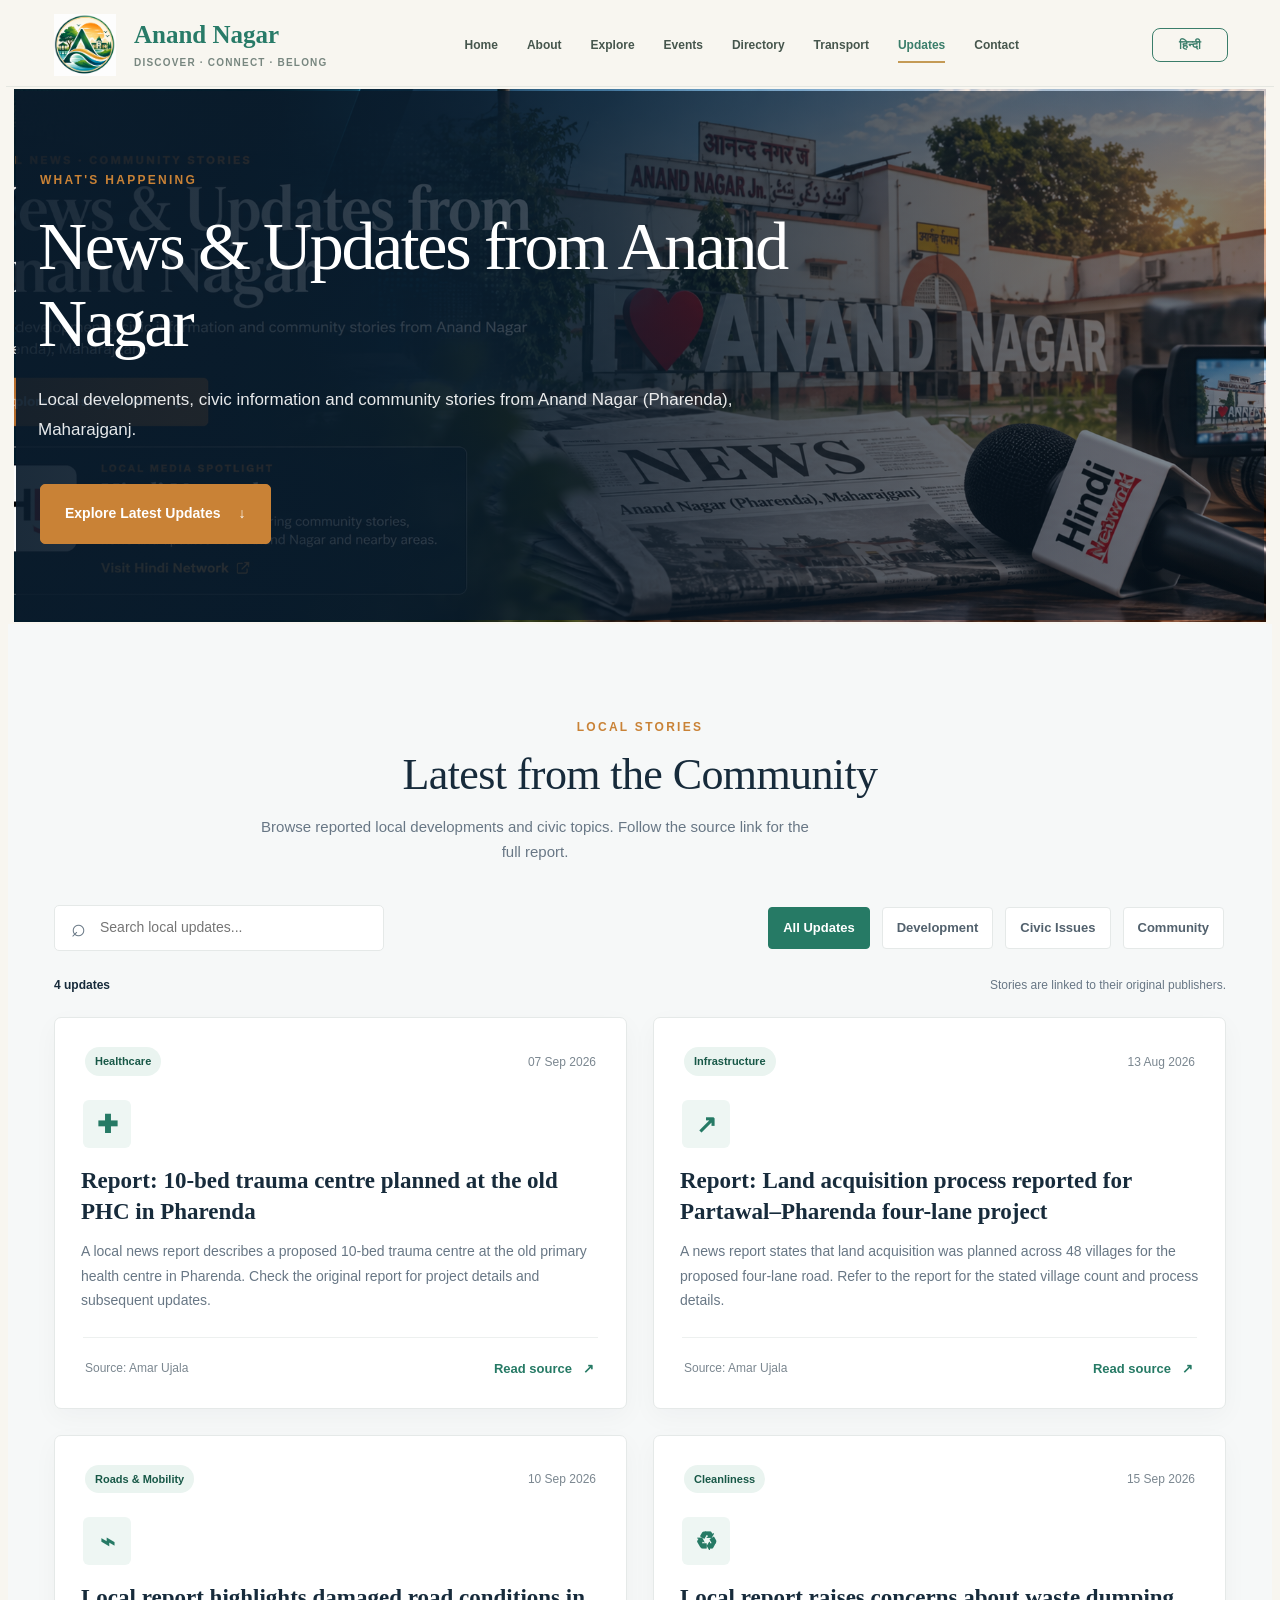
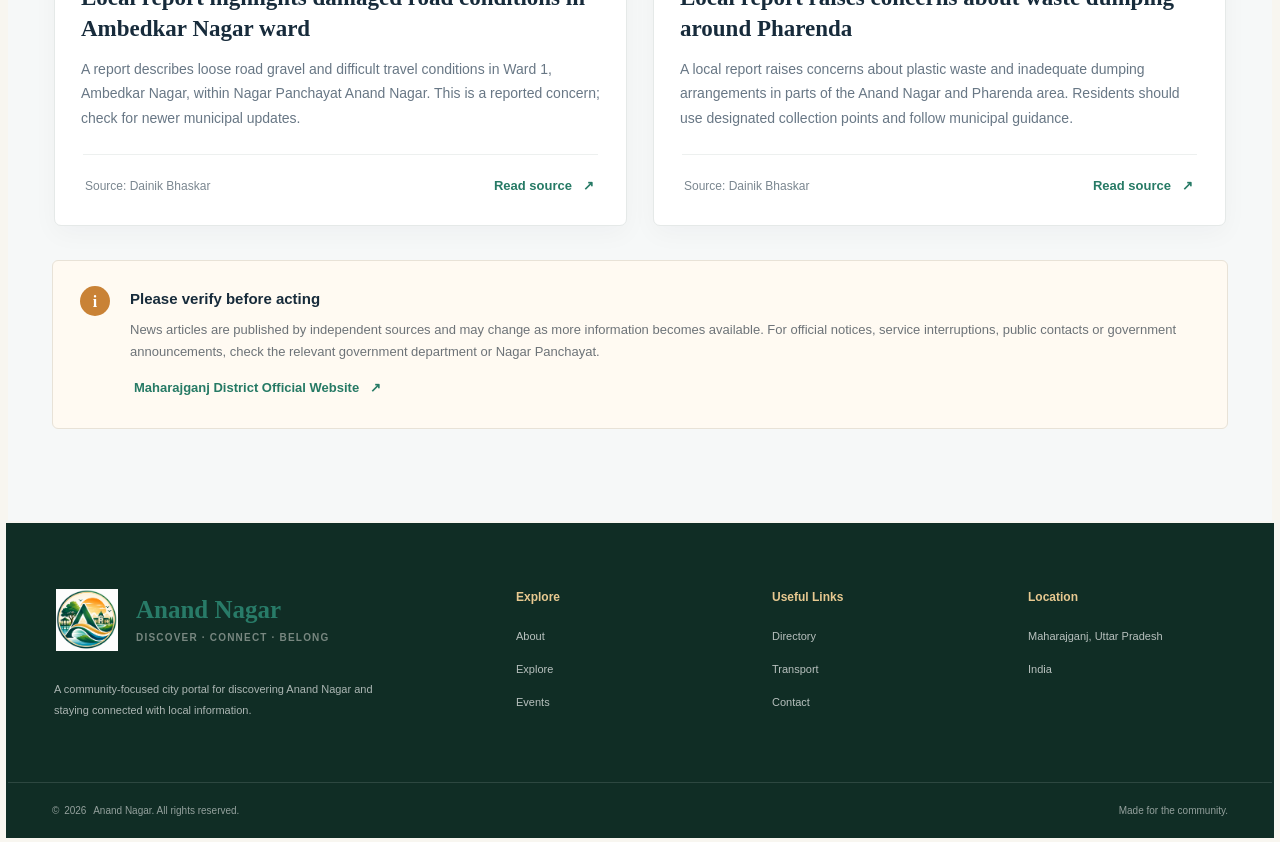
<file: HTML/news.html>
<!DOCTYPE html>
<html lang="en">
<head>
    <meta charset="UTF-8">
    <meta name="viewport" content="width=device-width, initial-scale=1.0">
    <meta name="description" content="Local news, civic updates and community notices for Anand Nagar (Pharenda), Maharajganj.">
    <title>Local Updates | Anand Nagar</title>


<!-- Google Analytics 4 (GA4) -->
<script async src="https://www.googletagmanager.com/gtag/js?id=G-EY34LD5G2C"></script>

<script>
    window.dataLayer = window.dataLayer || [];

    function gtag() {
        dataLayer.push(arguments);
    }

    gtag('js', new Date());
    gtag('config', 'G-EY34LD5G2C');
</script>

    <link rel="icon" type="image/png" href="../Images/Sustainable Cityscape A Emblem.png">

    <link rel="stylesheet" href="../CSS/style.css">
    <link rel="stylesheet" href="../CSS/updates.css">
</head>
<body>

    <!-- Shared website header -->
    <!-- ================= HEADER ================= -->
<!-- Same header structure as the Events page -->
<header class="site-header">
    <div class="container header-inner">

        <a href="index.html" class="brand" aria-label="Anand Nagar Home">
    <img
        src="../Images/Sustainable Cityscape A Emblem.png"
        alt="Anand Nagar Logo"
        class="brand-image">

    <div class="brand-copy">
        <span class="brand-name">Anand Nagar</span>
        <span class="brand-tagline">DISCOVER · CONNECT · BELONG</span>
    </div>
</a>

        <button class="mobile-menu-button"
                id="mobileMenuButton"
                type="button"
                aria-label="Open navigation"
                aria-expanded="false">
            <span></span>
            <span></span>
            <span></span>
        </button>

        <nav class="main-navigation" id="mainNavigation">
            <a href="index.html"
               class="nav-link"
               data-i18n="navHome">
                Home
            </a>

            <a href="about.html"
               class="nav-link"
               data-i18n="navAbout">
                About
            </a>

            <a href="explore.html"
               class="nav-link"
               data-i18n="navExplore">
                Explore
            </a>

            <a href="events.html"
               class="nav-link"
               data-i18n="navEvents">
                Events
            </a>

            <a href="directory.html"
               class="nav-link"
               data-i18n="navDirectory">
                Directory
            </a>

            <a href="transport.html"
               class="nav-link"
               data-i18n="navTransport">
                Transport
            </a>

            <!-- Active navigation item for Updates page -->
            <a href="updates.html"
               class="nav-link active"
               aria-current="page"
               data-i18n="navUpdates">
                Updates
            </a>

            <a href="contact.html"
               class="nav-link"
               data-i18n="navContact">
                Contact
            </a>
        </nav>

        <button class="language-button"
                id="languageButton"
                type="button"
                aria-label="Switch language">
            हिन्दी
        </button>

    </div>
</header>

    <main>
        <!-- Page hero -->
        <section class="updates-hero">
            <div class="updates-hero-overlay"></div>

            <div class="container updates-hero-content">
                <span class="eyebrow" data-en="WHAT'S HAPPENING" data-hi="आस-पास की खबरें">
                    WHAT'S HAPPENING
                </span>

                <h1
                    data-en="News & Updates from Anand Nagar"
                    data-hi="आनंद नगर की खबरें और अपडेट">
                    News & Updates from Anand Nagar
                </h1>

                <p
                    data-en="Local developments, civic information and community stories from Anand Nagar (Pharenda), Maharajganj."
                    data-hi="आनंद नगर (फरेंदा), महराजगंज से स्थानीय विकास, नागरिक जानकारी और समुदाय से जुड़ी खबरें।">
                    Local developments, civic information and community stories from Anand Nagar (Pharenda), Maharajganj.
                </p>

                <a class="hero-button" href="#latestUpdates">
                    <span data-en="Explore Latest Updates" data-hi="ताज़ा अपडेट देखें">Explore Latest Updates</span>
                    <span aria-hidden="true">↓</span>
                </a>
            </div>
        </section>

        <!-- Updates section -->
        <section class="updates-section" id="latestUpdates">
            <div class="container">

                <div class="section-heading">
                    <span class="eyebrow" data-en="LOCAL STORIES" data-hi="स्थानीय समाचार">
                        LOCAL STORIES
                    </span>
                    <h2 data-en="Latest from the Community" data-hi="समुदाय की ताज़ा खबरें">
                        Latest from the Community
                    </h2>
                    <p
                        data-en="Browse reported local developments and civic topics. Follow the source link for the full report."
                        data-hi="स्थानीय विकास और नागरिक मुद्दों से जुड़ी खबरें देखें। पूरी जानकारी के लिए मूल समाचार स्रोत खोलें।">
                        Browse reported local developments and civic topics. Follow the source link for the full report.
                    </p>
                </div>

                <div class="updates-toolbar">
                    <div class="updates-search">
                        <label class="visually-hidden" for="updatesSearch">Search updates</label>
                        <span aria-hidden="true">⌕</span>
                        <input
                            id="updatesSearch"
                            type="search"
                            placeholder="Search local updates..."
                            data-placeholder-en="Search local updates..."
                            data-placeholder-hi="स्थानीय अपडेट खोजें..."
                            autocomplete="off">
                    </div>

                    <div class="updates-filters" role="group" aria-label="Filter updates">
                        <button class="filter-button active" type="button" data-filter="all"
                                data-en="All Updates" data-hi="सभी अपडेट">All Updates</button>
                        <button class="filter-button" type="button" data-filter="development"
                                data-en="Development" data-hi="विकास">Development</button>
                        <button class="filter-button" type="button" data-filter="civic"
                                data-en="Civic Issues" data-hi="नागरिक मुद्दे">Civic Issues</button>
                        <button class="filter-button" type="button" data-filter="community"
                                data-en="Community" data-hi="समुदाय">Community</button>
                    </div>
                </div>

                <div class="updates-results" aria-live="polite">
                    <span id="updatesCount">4 updates</span>
                    <span data-en="Stories are linked to their original publishers."
                          data-hi="खबरें उनके मूल प्रकाशकों से लिंक की गई हैं।">
                        Stories are linked to their original publishers.
                    </span>
                </div>

                <div class="updates-grid" id="updatesGrid">

                    <!-- Story 1 -->
                    <article class="update-card" data-category="development"
                             data-search="pharenda old primary health centre 10 bed trauma center health hospital">
                        <div class="update-card-top">
                            <span class="update-category" data-en="Healthcare" data-hi="स्वास्थ्य सेवा">
                                Healthcare
                            </span>
                            <span class="update-date">07 Sep 2026</span>
                        </div>

                        <div class="update-card-icon" aria-hidden="true">✚</div>

                        <h3
                            data-en="Report: 10-bed trauma centre planned at the old PHC in Pharenda"
                            data-hi="रिपोर्ट: फरेंदा के पुराने पीएचसी में 10-बेड ट्रॉमा सेंटर की योजना">
                            Report: 10-bed trauma centre planned at the old PHC in Pharenda
                        </h3>

                        <p
                            data-en="A local news report describes a proposed 10-bed trauma centre at the old primary health centre in Pharenda. Check the original report for project details and subsequent updates."
                            data-hi="स्थानीय समाचार रिपोर्ट के अनुसार फरेंदा के पुराने प्राथमिक स्वास्थ्य केंद्र में 10-बेड ट्रॉमा सेंटर प्रस्तावित है। परियोजना के विवरण और आगे की जानकारी के लिए मूल रिपोर्ट देखें।">
                            A local news report describes a proposed 10-bed trauma centre at the old primary health centre in Pharenda. Check the original report for project details and subsequent updates.
                        </p>

                        <div class="update-card-footer">
                            <span class="source-name">Source: Amar Ujala</span>
                            <a href="https://www.amarujala.com/uttar-pradesh/maharajganj/a-10-bed-trauma-center-will-be-built-at-the-old-phc-in-pharenda-maharajganj-news-c-206-1-mhg1001-184624-2026-09-07"
                               target="_blank" rel="noopener noreferrer">
                                <span data-en="Read source" data-hi="मूल खबर पढ़ें">Read source</span>
                                <span aria-hidden="true">↗</span>
                            </a>
                        </div>
                    </article>

                    <!-- Story 2 -->
                    <article class="update-card" data-category="development"
                             data-search="partawal pharenda four lane highway land acquisition 48 villages road project">
                        <div class="update-card-top">
                            <span class="update-category" data-en="Infrastructure" data-hi="बुनियादी ढाँचा">
                                Infrastructure
                            </span>
                            <span class="update-date">13 Aug 2026</span>
                        </div>

                        <div class="update-card-icon" aria-hidden="true">↗</div>

                        <h3
                            data-en="Report: Land acquisition process reported for Partawal–Pharenda four-lane project"
                            data-hi="रिपोर्ट: परतावल–फरेंदा फोरलेन परियोजना के लिए भूमि अधिग्रहण की खबर">
                            Report: Land acquisition process reported for Partawal–Pharenda four-lane project
                        </h3>

                        <p
                            data-en="A news report states that land acquisition was planned across 48 villages for the proposed four-lane road. Refer to the report for the stated village count and process details."
                            data-hi="एक समाचार रिपोर्ट में प्रस्तावित फोरलेन सड़क के लिए 48 गांवों में भूमि अधिग्रहण की योजना का उल्लेख है। गांवों की संख्या और प्रक्रिया के विवरण के लिए रिपोर्ट देखें।">
                            A news report states that land acquisition was planned across 48 villages for the proposed four-lane road. Refer to the report for the stated village count and process details.
                        </p>

                        <div class="update-card-footer">
                            <span class="source-name">Source: Amar Ujala</span>
                            <a href="https://www.amarujala.com/uttar-pradesh/maharajganj/land-will-be-acquired-from-48-villages-for-the-construction-of-the-partawal-pharenda-four-lane-highway-maharajganj-news-c-206-1-go11002-183248-2026-08-13"
                               target="_blank" rel="noopener noreferrer">
                                <span data-en="Read source" data-hi="मूल खबर पढ़ें">Read source</span>
                                <span aria-hidden="true">↗</span>
                            </a>
                        </div>
                    </article>

                    <!-- Story 3 -->
                    <article class="update-card" data-category="civic"
                             data-search="anandnagar ward one ambedkar nagar road damaged loose gravel potholes">
                        <div class="update-card-top">
                            <span class="update-category" data-en="Roads & Mobility" data-hi="सड़क और आवागमन">
                                Roads & Mobility
                            </span>
                            <span class="update-date">10 Sep 2026</span>
                        </div>

                        <div class="update-card-icon" aria-hidden="true">⌁</div>

                        <h3
                            data-en="Local report highlights damaged road conditions in Ambedkar Nagar ward"
                            data-hi="स्थानीय रिपोर्ट में आंबेडकर नगर वार्ड की खराब सड़क की स्थिति का उल्लेख">
                            Local report highlights damaged road conditions in Ambedkar Nagar ward
                        </h3>

                        <p
                            data-en="A report describes loose road gravel and difficult travel conditions in Ward 1, Ambedkar Nagar, within Nagar Panchayat Anand Nagar. This is a reported concern; check for newer municipal updates."
                            data-hi="रिपोर्ट में नगर पंचायत आनंद नगर के वार्ड 1, आंबेडकर नगर में उखड़ी गिट्टी और आवागमन की परेशानी का उल्लेख है। यह रिपोर्ट किया गया मुद्दा है; नए नगर पंचायत अपडेट भी देखें।">
                            A report describes loose road gravel and difficult travel conditions in Ward 1, Ambedkar Nagar, within Nagar Panchayat Anand Nagar. This is a reported concern; check for newer municipal updates.
                        </p>

                        <div class="update-card-footer">
                            <span class="source-name">Source: Dainik Bhaskar</span>
                            <a href="https://bhaskardigital.com/maharajganj-loose-road-metal-adds-to-the-woes-of-ward-residents/"
                               target="_blank" rel="noopener noreferrer">
                                <span data-en="Read source" data-hi="मूल खबर पढ़ें">Read source</span>
                                <span aria-hidden="true">↗</span>
                            </a>
                        </div>
                    </article>

                    <!-- Story 4 -->
                    <article class="update-card" data-category="civic"
                             data-search="pharenda anandnagar plastic waste dumping garbage water mosquitoes sanitation">
                        <div class="update-card-top">
                            <span class="update-category" data-en="Cleanliness" data-hi="स्वच्छता">
                                Cleanliness
                            </span>
                            <span class="update-date">15 Sep 2026</span>
                        </div>

                        <div class="update-card-icon" aria-hidden="true">♻</div>

                        <h3
                            data-en="Local report raises concerns about waste dumping around Pharenda"
                            data-hi="स्थानीय रिपोर्ट में फरेंदा क्षेत्र में कचरा फेंकने को लेकर चिंता">
                            Local report raises concerns about waste dumping around Pharenda
                        </h3>

                        <p
                            data-en="A local report raises concerns about plastic waste and inadequate dumping arrangements in parts of the Anand Nagar and Pharenda area. Residents should use designated collection points and follow municipal guidance."
                            data-hi="स्थानीय रिपोर्ट में आनंद नगर और फरेंदा क्षेत्र के कुछ हिस्सों में प्लास्टिक कचरे और कचरा निस्तारण व्यवस्था को लेकर चिंता जताई गई है। नागरिक निर्धारित संग्रहण स्थलों और नगर पंचायत के निर्देशों का पालन करें।">
                            A local report raises concerns about plastic waste and inadequate dumping arrangements in parts of the Anand Nagar and Pharenda area. Residents should use designated collection points and follow municipal guidance.
                        </p>

                        <div class="update-card-footer">
                            <span class="source-name">Source: Dainik Bhaskar</span>
                            <a href="https://bhaskardigital.com/maharajganj-plastic-waste-being-ding-problems-authorities-unaware/"
                               target="_blank" rel="noopener noreferrer">
                                <span data-en="Read source" data-hi="मूल खबर पढ़ें">Read source</span>
                                <span aria-hidden="true">↗</span>
                            </a>
                        </div>
                    </article>

                </div>

                <div class="updates-empty" id="updatesEmpty" hidden>
                    <div aria-hidden="true">⌕</div>
                    <h3 data-en="No matching updates" data-hi="कोई मिलता-जुलता अपडेट नहीं मिला">
                        No matching updates
                    </h3>
                    <p data-en="Try another keyword or choose a different category."
                       data-hi="दूसरा शब्द खोजें या कोई अन्य श्रेणी चुनें।">
                        Try another keyword or choose a different category.
                    </p>
                </div>

                <aside class="updates-note">
                    <div class="updates-note-icon" aria-hidden="true">i</div>
                    <div>
                        <h3 data-en="Please verify before acting" data-hi="किसी कदम से पहले पुष्टि करें">
                            Please verify before acting
                        </h3>
                        <p
                            data-en="News articles are published by independent sources and may change as more information becomes available. For official notices, service interruptions, public contacts or government announcements, check the relevant government department or Nagar Panchayat."
                            data-hi="समाचार स्वतंत्र प्रकाशकों द्वारा प्रकाशित किए जाते हैं और नई जानकारी मिलने पर बदल सकते हैं। आधिकारिक सूचना, सेवा बाधा, संपर्क या सरकारी घोषणा के लिए संबंधित सरकारी विभाग या नगर पंचायत से पुष्टि करें।">
                            News articles are published by independent sources and may change as more information becomes available. For official notices, service interruptions, public contacts or government announcements, check the relevant government department or Nagar Panchayat.
                        </p>
                        <a href="https://maharajganj.nic.in/" target="_blank" rel="noopener noreferrer">
                            <span data-en="Maharajganj District Official Website" data-hi="महराजगंज जिला आधिकारिक वेबसाइट">
                                Maharajganj District Official Website
                            </span>
                            <span aria-hidden="true">↗</span>
                        </a>
                    </div>
                </aside>

            </div>
        </section>
    </main>

    <!-- Shared website footer -->
   <!-- ================= FOOTER ================= -->
<!-- Same footer structure as the Events page -->
<footer class="site-footer">

    <div class="container footer-main">

        <div class="footer-brand-column">
            <a href="index.html" class="brand" aria-label="Anand Nagar Home">
    <img
        src="../Images/Sustainable Cityscape A Emblem.png"
        alt="Anand Nagar Logo"
        class="brand-image">

    <div class="brand-copy">
        <span class="brand-name">Anand Nagar</span>
        <span class="brand-tagline">DISCOVER · CONNECT · BELONG</span>
    </div>
</a>

            <p data-i18n="footerDescription">
                A community-focused city portal for discovering Anand Nagar
                and staying connected with local information.
            </p>
        </div>

        <div class="footer-links-column">
            <h3 data-i18n="footerExploreTitle">Explore</h3>
            <a href="about.html" data-i18n="navAbout">About</a>
            <a href="explore.html" data-i18n="navExplore">Explore</a>
            <a href="events.html" data-i18n="navEvents">Events</a>
        </div>

        <div class="footer-links-column">
            <h3 data-i18n="footerUsefulTitle">Useful Links</h3>
            <a href="directory.html" data-i18n="navDirectory">Directory</a>
            <a href="transport.html" data-i18n="navTransport">Transport</a>
            <a href="contact.html" data-i18n="navContact">Contact</a>
        </div>

        <div class="footer-links-column">
            <h3 data-i18n="footerLocationTitle">Location</h3>
            <p data-i18n="location">Maharajganj, Uttar Pradesh</p>
            <p data-i18n="country">India</p>
        </div>

    </div>

    <div class="footer-bottom">
        <div class="container footer-bottom-inner">

            <span>
                © <span id="currentYear"></span>
                <span data-i18n="copyright">
                    Anand Nagar. All rights reserved.
                </span>
            </span>

            <span data-i18n="footerMadeFor">
                Made for the community.
            </span>

        </div>
    </div>

</footer>
   <script src="../Js/script.js"></script>
<script src="../Js/updates.js"></script>
</body>
</html>
</file>
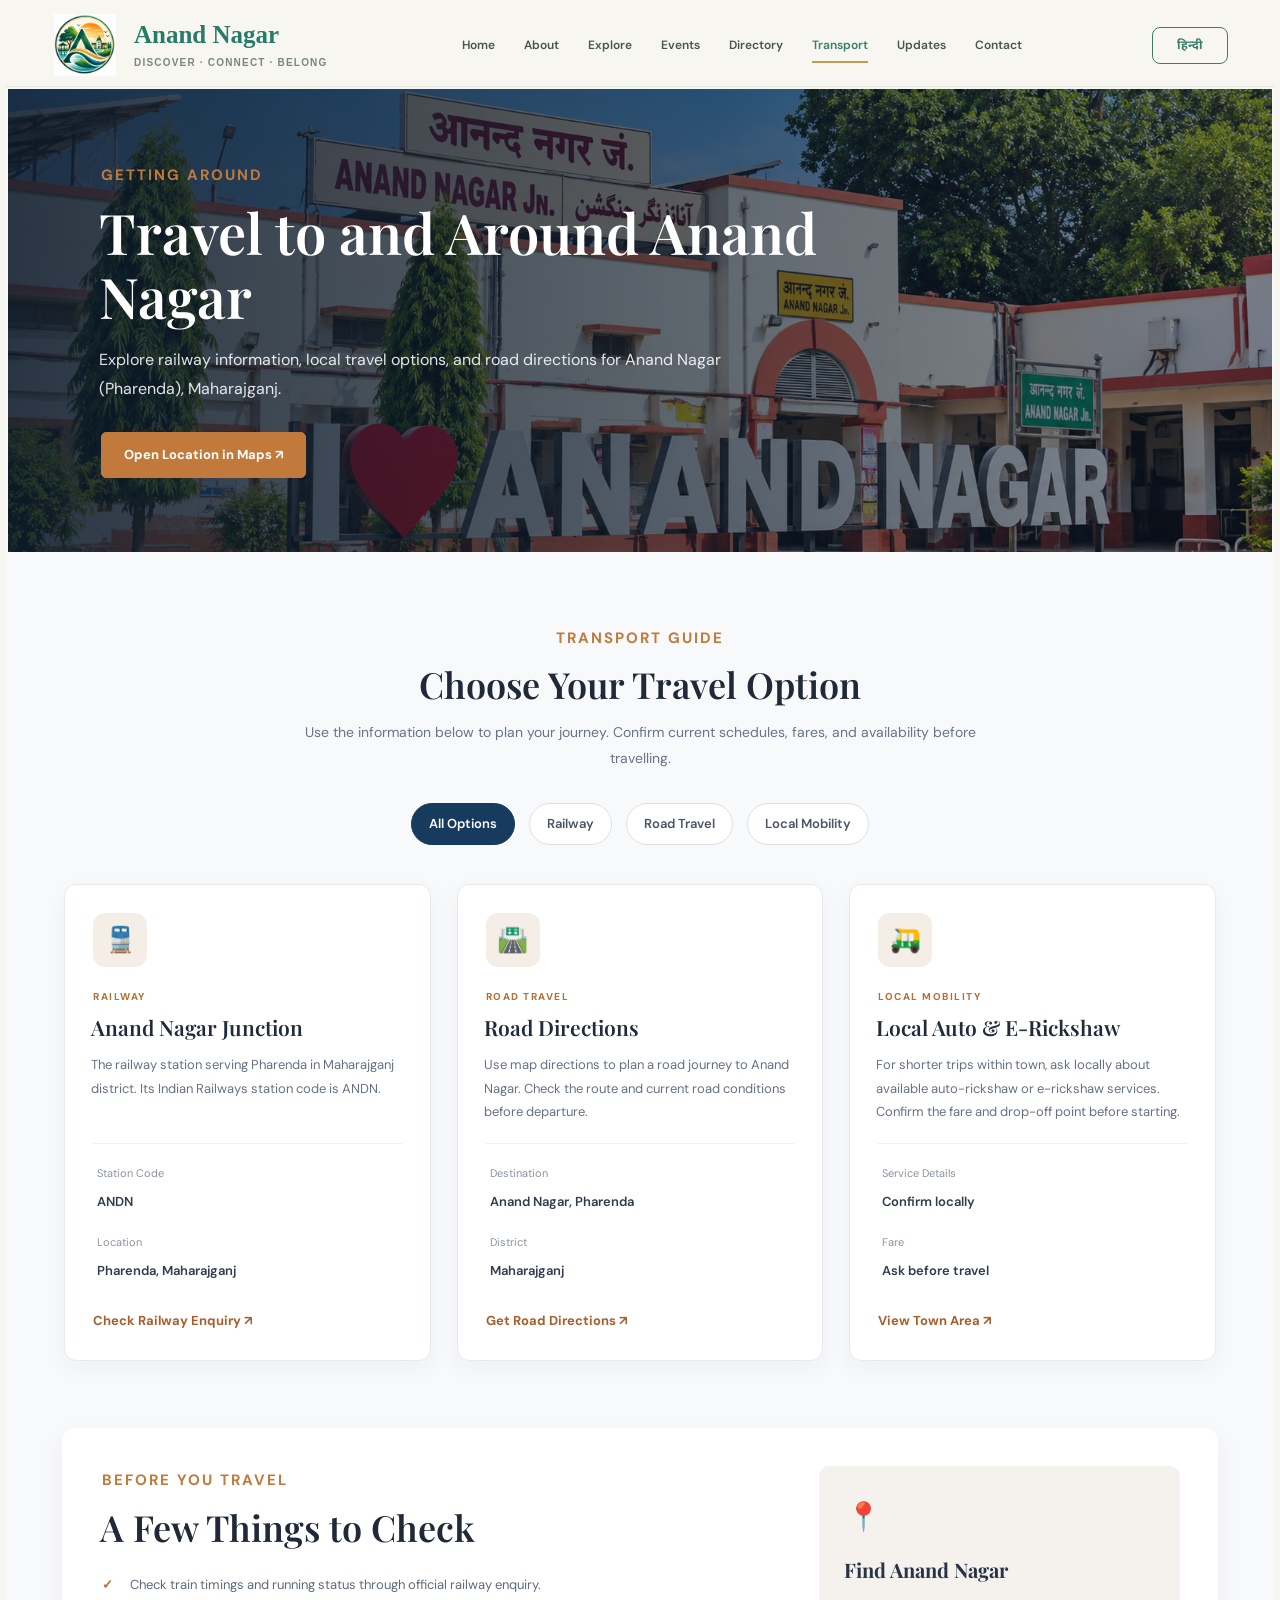
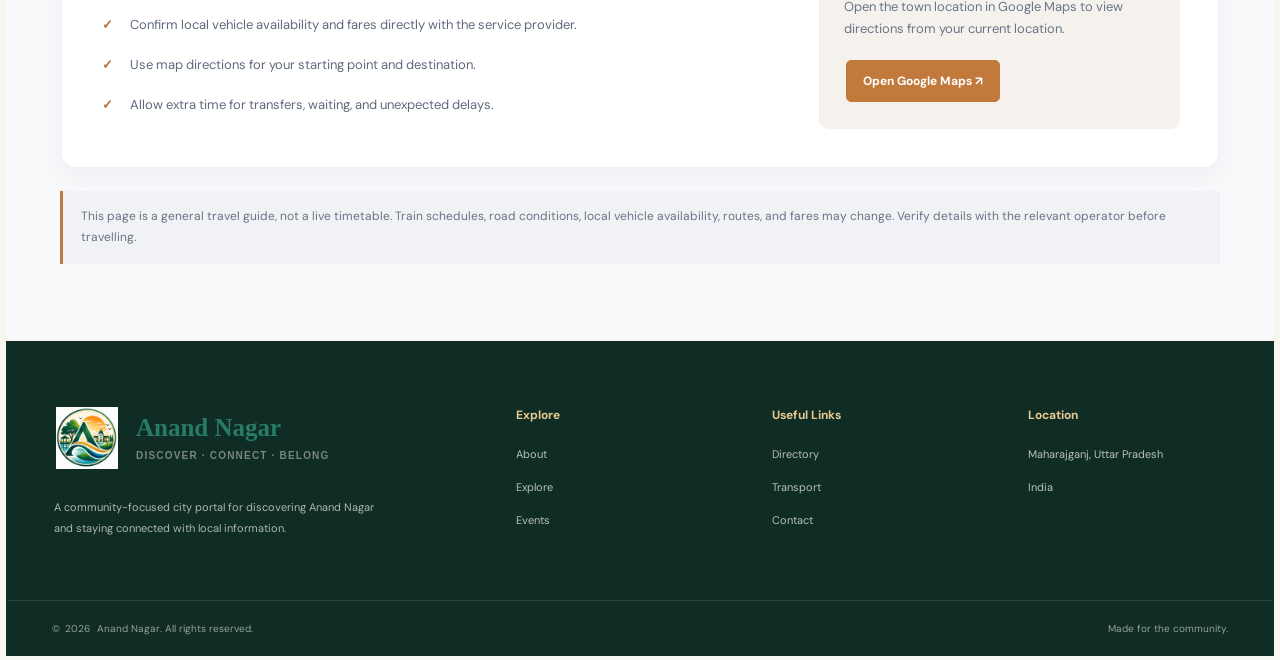
<file: HTML/transport.html>
<!DOCTYPE html>
<html lang="en">
<head>
    <meta charset="UTF-8">
    <meta name="viewport" content="width=device-width, initial-scale=1.0">

    <title>Transport | Anand Nagar</title>

    <!-- Google Analytics 4 (GA4) -->
<script async src="https://www.googletagmanager.com/gtag/js?id=G-EY34LD5G2C"></script>

<script>
    window.dataLayer = window.dataLayer || [];

    function gtag() {
        dataLayer.push(arguments);
    }

    gtag('js', new Date());
    gtag('config', 'G-EY34LD5G2C');
</script>

<link rel="icon" type="image/png" href="../Images/Sustainable Cityscape A Emblem.png">

    <meta name="description"
          content="Find railway information, local travel options, and road directions for Anand Nagar (Pharenda), Maharajganj, Uttar Pradesh.">

    <!-- Shared site styles -->
    <link rel="stylesheet" href="../CSS/style.css">
<link rel="stylesheet" href="../CSS/transport.css">

    <!-- Site fonts -->
    <link rel="preconnect" href="https://fonts.googleapis.com">
    <link rel="preconnect" href="https://fonts.gstatic.com" crossorigin>
    <link href="https://fonts.googleapis.com/css2?family=DM+Sans:wght@400;500;600;700&family=Playfair+Display:wght@500;600;700&family=Noto+Sans+Devanagari:wght@400;500;600;700&display=swap"
          rel="stylesheet">
</head>

<body>

    <!-- ================= HEADER ================= -->
    <header class="site-header">
        <div class="container header-inner">

            <a href="index.html" class="brand" aria-label="Anand Nagar Home">
    <img
        src="../Images/Sustainable Cityscape A Emblem.png"
        alt="Anand Nagar Logo"
        class="brand-image">

    <div class="brand-copy">
        <span class="brand-name">Anand Nagar</span>
        <span class="brand-tagline">DISCOVER · CONNECT · BELONG</span>
    </div>
</a>

            <button class="mobile-menu-button"
                    id="mobileMenuButton"
                    type="button"
                    aria-label="Open navigation"
                    aria-expanded="false">
                <span></span>
                <span></span>
                <span></span>
            </button>

            <nav class="main-navigation" id="mainNavigation">
                <a href="index.html" class="nav-link" data-i18n="navHome">Home</a>
                <a href="about.html" class="nav-link" data-i18n="navAbout">About</a>
                <a href="explore.html" class="nav-link" data-i18n="navExplore">Explore</a>
                <a href="events.html" class="nav-link" data-i18n="navEvents">Events</a>
                <a href="directory.html" class="nav-link" data-i18n="navDirectory">Directory</a>

                <a href="transport.html"
                   class="nav-link active"
                   aria-current="page"
                   data-i18n="navTransport">
                    Transport
                </a>

                <a href="news.html" class="nav-link" data-i18n="navUpdates">Updates</a>
                <a href="contact.html" class="nav-link" data-i18n="navContact">Contact</a>
            </nav>

            <button class="language-button"
                    id="languageButton"
                    type="button"
                    aria-label="Switch language">
                हिन्दी
            </button>

        </div>
    </header>


    <!-- ================= TRANSPORT PAGE ================= -->
    <main class="transport-page">

        <!-- Hero -->
        <section class="transport-hero">
            <div class="transport-hero-content">
                <span class="transport-eyebrow"
                      data-en="GETTING AROUND"
                      data-hi="आवागमन की जानकारी">
                    GETTING AROUND
                </span>

                <h1 data-en="Travel to and Around Anand Nagar"
                    data-hi="आनंद नगर आने-जाने और स्थानीय यात्रा की जानकारी">
                    Travel to and Around Anand Nagar
                </h1>

                <p data-en="Explore railway information, local travel options, and road directions for Anand Nagar (Pharenda), Maharajganj."
                   data-hi="आनंद नगर (फरेंदा), महाराजगंज के लिए रेल जानकारी, स्थानीय यात्रा विकल्प और सड़क मार्ग देखें।">
                    Explore railway information, local travel options, and road directions for Anand Nagar (Pharenda), Maharajganj.
                </p>

                <a class="transport-hero-button"
                   href="https://www.google.com/maps/search/?api=1&query=Anand+Nagar+Junction+Railway+Station+Pharenda"
                   target="_blank"
                   rel="noopener noreferrer"
                   data-en="Open Location in Maps ↗"
                   data-hi="मैप पर स्थान देखें ↗">
                    Open Location in Maps ↗
                </a>
            </div>
        </section>


        <!-- Main content -->
        <section class="transport-main">

            <div class="transport-section-heading">
                <span class="transport-eyebrow"
                      data-en="TRANSPORT GUIDE"
                      data-hi="यात्रा मार्गदर्शिका">
                    TRANSPORT GUIDE
                </span>

                <h2 data-en="Choose Your Travel Option"
                    data-hi="अपनी यात्रा का विकल्प चुनें">
                    Choose Your Travel Option
                </h2>

                <p data-en="Use the information below to plan your journey. Confirm current schedules, fares, and availability before travelling."
                   data-hi="अपनी यात्रा की योजना बनाने के लिए नीचे दी गई जानकारी देखें। यात्रा से पहले वर्तमान समय-सारणी, किराए और उपलब्धता की पुष्टि करें।">
                    Use the information below to plan your journey. Confirm current schedules, fares, and availability before travelling.
                </p>
            </div>


            <!-- Travel mode filters -->
            <div class="transport-filters"
                 role="group"
                 aria-label="Filter transport options">

                <button class="transport-filter active"
                        type="button"
                        data-filter="all"
                        aria-pressed="true"
                        data-en="All Options"
                        data-hi="सभी विकल्प">
                    All Options
                </button>

                <button class="transport-filter"
                        type="button"
                        data-filter="rail"
                        aria-pressed="false"
                        data-en="Railway"
                        data-hi="रेलवे">
                    Railway
                </button>

                <button class="transport-filter"
                        type="button"
                        data-filter="road"
                        aria-pressed="false"
                        data-en="Road Travel"
                        data-hi="सड़क यात्रा">
                    Road Travel
                </button>

                <button class="transport-filter"
                        type="button"
                        data-filter="local"
                        aria-pressed="false"
                        data-en="Local Mobility"
                        data-hi="स्थानीय परिवहन">
                    Local Mobility
                </button>
            </div>


            <!-- Transport cards -->
            <div class="transport-grid" id="transportGrid">

                <!-- Railway -->
                <article class="transport-card" data-category="rail">
                    <div class="transport-card-icon" aria-hidden="true">🚆</div>

                    <span class="transport-card-label"
                          data-en="RAILWAY"
                          data-hi="रेलवे">
                        RAILWAY
                    </span>

                    <h3 data-en="Anand Nagar Junction"
                        data-hi="आनंद नगर जंक्शन">
                        Anand Nagar Junction
                    </h3>

                    <p data-en="The railway station serving Pharenda in Maharajganj district. Its Indian Railways station code is ANDN."
                       data-hi="महाराजगंज जिले के फरेंदा क्षेत्र में स्थित रेलवे स्टेशन। इसका भारतीय रेलवे स्टेशन कोड ANDN है।">
                        The railway station serving Pharenda in Maharajganj district. Its Indian Railways station code is ANDN.
                    </p>

                    <div class="transport-facts">
                        <div>
                            <span data-en="Station Code" data-hi="स्टेशन कोड">Station Code</span>
                            <strong>ANDN</strong>
                        </div>

                        <div>
                            <span data-en="Location" data-hi="स्थान">Location</span>
                            <strong data-en="Pharenda, Maharajganj"
                                    data-hi="फरेंदा, महाराजगंज">
                                Pharenda, Maharajganj
                            </strong>
                        </div>
                    </div>

                    <a class="transport-card-link"
                       href="https://enquiry.indianrail.gov.in/mntes/"
                       target="_blank"
                       rel="noopener noreferrer"
                       data-en="Check Railway Enquiry ↗"
                       data-hi="रेलवे जानकारी देखें ↗">
                        Check Railway Enquiry ↗
                    </a>
                </article>


                <!-- Road travel -->
                <article class="transport-card" data-category="road">
                    <div class="transport-card-icon" aria-hidden="true">🛣️</div>

                    <span class="transport-card-label"
                          data-en="ROAD TRAVEL"
                          data-hi="सड़क यात्रा">
                        ROAD TRAVEL
                    </span>

                    <h3 data-en="Road Directions"
                        data-hi="सड़क मार्ग">
                        Road Directions
                    </h3>

                    <p data-en="Use map directions to plan a road journey to Anand Nagar. Check the route and current road conditions before departure."
                       data-hi="आनंद नगर तक सड़क यात्रा की योजना बनाने के लिए मैप दिशा-निर्देश देखें। रवाना होने से पहले मार्ग और सड़क की वर्तमान स्थिति जाँचें।">
                        Use map directions to plan a road journey to Anand Nagar. Check the route and current road conditions before departure.
                    </p>

                    <div class="transport-facts">
                        <div>
                            <span data-en="Destination" data-hi="गंतव्य">Destination</span>
                            <strong>Anand Nagar, Pharenda</strong>
                        </div>

                        <div>
                            <span data-en="District" data-hi="जिला">District</span>
                            <strong>Maharajganj</strong>
                        </div>
                    </div>

                    <a class="transport-card-link"
                       href="https://www.google.com/maps/dir/?api=1&destination=Anand+Nagar%2C+Pharenda%2C+Maharajganj%2C+Uttar+Pradesh"
                       target="_blank"
                       rel="noopener noreferrer"
                       data-en="Get Road Directions ↗"
                       data-hi="सड़क मार्ग देखें ↗">
                        Get Road Directions ↗
                    </a>
                </article>


                <!-- Local mobility -->
                <article class="transport-card" data-category="local">
                    <div class="transport-card-icon" aria-hidden="true">🛺</div>

                    <span class="transport-card-label"
                          data-en="LOCAL MOBILITY"
                          data-hi="स्थानीय परिवहन">
                        LOCAL MOBILITY
                    </span>

                    <h3 data-en="Local Auto & E-Rickshaw"
                        data-hi="स्थानीय ऑटो और ई-रिक्शा">
                        Local Auto & E-Rickshaw
                    </h3>

                    <p data-en="For shorter trips within town, ask locally about available auto-rickshaw or e-rickshaw services. Confirm the fare and drop-off point before starting."
                       data-hi="शहर के भीतर छोटी यात्राओं के लिए स्थानीय स्तर पर ऑटो या ई-रिक्शा की उपलब्धता पूछें। यात्रा शुरू करने से पहले किराया और उतरने का स्थान तय करें।">
                        For shorter trips within town, ask locally about available auto-rickshaw or e-rickshaw services. Confirm the fare and drop-off point before starting.
                    </p>

                    <div class="transport-facts">
                        <div>
                            <span data-en="Service Details" data-hi="सेवा विवरण">Service Details</span>
                            <strong data-en="Confirm locally"
                                    data-hi="स्थानीय रूप से पुष्टि करें">
                                Confirm locally
                            </strong>
                        </div>

                        <div>
                            <span data-en="Fare" data-hi="किराया">Fare</span>
                            <strong data-en="Ask before travel"
                                    data-hi="यात्रा से पहले पूछें">
                                Ask before travel
                            </strong>
                        </div>
                    </div>

                    <a class="transport-card-link"
                       href="https://www.google.com/maps/search/?api=1&query=Anand+Nagar+Pharenda"
                       target="_blank"
                       rel="noopener noreferrer"
                       data-en="View Town Area ↗"
                       data-hi="शहर का क्षेत्र देखें ↗">
                        View Town Area ↗
                    </a>
                </article>

            </div>


            <!-- Journey planning -->
            <section class="journey-panel">
                <div class="journey-panel-content">
                    <span class="transport-eyebrow"
                          data-en="BEFORE YOU TRAVEL"
                          data-hi="यात्रा से पहले">
                        BEFORE YOU TRAVEL
                    </span>

                    <h2 data-en="A Few Things to Check"
                        data-hi="कुछ ज़रूरी बातें">
                        A Few Things to Check
                    </h2>

                    <ul class="journey-checklist">
                        <li data-en="Check train timings and running status through official railway enquiry."
                            data-hi="ट्रेन का समय और चलने की स्थिति आधिकारिक रेलवे पूछताछ से जाँचें।">
                            Check train timings and running status through official railway enquiry.
                        </li>

                        <li data-en="Confirm local vehicle availability and fares directly with the service provider."
                            data-hi="स्थानीय वाहन की उपलब्धता और किराए की पुष्टि सीधे सेवा प्रदाता से करें।">
                            Confirm local vehicle availability and fares directly with the service provider.
                        </li>

                        <li data-en="Use map directions for your starting point and destination."
                            data-hi="अपने शुरुआती स्थान और गंतव्य के लिए मैप दिशा-निर्देश देखें।">
                            Use map directions for your starting point and destination.
                        </li>

                        <li data-en="Allow extra time for transfers, waiting, and unexpected delays."
                            data-hi="वाहन बदलने, प्रतीक्षा और अनपेक्षित देरी के लिए अतिरिक्त समय रखें।">
                            Allow extra time for transfers, waiting, and unexpected delays.
                        </li>
                    </ul>
                </div>

                <div class="journey-panel-action">
                    <div class="journey-action-icon" aria-hidden="true">📍</div>

                    <h3 data-en="Find Anand Nagar"
                        data-hi="आनंद नगर का स्थान देखें">
                        Find Anand Nagar
                    </h3>

                    <p data-en="Open the town location in Google Maps to view directions from your current location."
                       data-hi="अपने वर्तमान स्थान से दिशा-निर्देश देखने के लिए आनंद नगर का स्थान Google Maps में खोलें।">
                        Open the town location in Google Maps to view directions from your current location.
                    </p>

                    <a href="https://www.google.com/maps/search/?api=1&query=Anand+Nagar+Pharenda+Maharajganj"
                       target="_blank"
                       rel="noopener noreferrer"
                       class="journey-map-button"
                       data-en="Open Google Maps ↗"
                       data-hi="Google Maps खोलें ↗">
                        Open Google Maps ↗
                    </a>
                </div>
            </section>


            <p class="transport-disclaimer"
               data-en="This page is a general travel guide, not a live timetable. Train schedules, road conditions, local vehicle availability, routes, and fares may change. Verify details with the relevant operator before travelling."
               data-hi="यह पृष्ठ सामान्य यात्रा मार्गदर्शिका है, लाइव समय-सारणी नहीं। ट्रेन का समय, सड़क की स्थिति, स्थानीय वाहनों की उपलब्धता, मार्ग और किराए बदल सकते हैं। यात्रा से पहले संबंधित सेवा प्रदाता से पुष्टि करें।">
                This page is a general travel guide, not a live timetable. Train schedules, road conditions, local vehicle availability, routes, and fares may change. Verify details with the relevant operator before travelling.
            </p>

        </section>
    </main>


    <!-- ================= FOOTER ================= -->
    <footer class="site-footer">

        <div class="container footer-main">

            <div class="footer-brand-column">
                <a href="index.html" class="brand" aria-label="Anand Nagar Home">
    <img
        src="../Images/Sustainable Cityscape A Emblem.png"
        alt="Anand Nagar Logo"
        class="brand-image">

    <div class="brand-copy">
        <span class="brand-name">Anand Nagar</span>
        <span class="brand-tagline">DISCOVER · CONNECT · BELONG</span>
    </div>
</a>

                <p data-i18n="footerDescription">
                    A community-focused city portal for discovering Anand Nagar
                    and staying connected with local information.
                </p>
            </div>

            <div class="footer-links-column">
                <h3 data-i18n="footerExploreTitle">Explore</h3>
                <a href="about.html" data-i18n="navAbout">About</a>
                <a href="explore.html" data-i18n="navExplore">Explore</a>
                <a href="events.html" data-i18n="navEvents">Events</a>
            </div>

            <div class="footer-links-column">
                <h3 data-i18n="footerUsefulTitle">Useful Links</h3>
                <a href="directory.html" data-i18n="navDirectory">Directory</a>
                <a href="transport.html" aria-current="page" data-i18n="navTransport">Transport</a>
                <a href="contact.html" data-i18n="navContact">Contact</a>
            </div>

            <div class="footer-links-column">
                <h3 data-i18n="footerLocationTitle">Location</h3>
                <p data-i18n="location">Maharajganj, Uttar Pradesh</p>
                <p data-i18n="country">India</p>
            </div>

        </div>

        <div class="footer-bottom">
            <div class="container footer-bottom-inner">
                <span>
                    © <span id="currentYear"></span>
                    <span data-i18n="copyright">
                        Anand Nagar. All rights reserved.
                    </span>
                </span>

                <span data-i18n="footerMadeFor">
                    Made for the community.
                </span>
            </div>
        </div>

    </footer>

  <script src="../Js/script.js" defer></script>
<script src="../Js/transport.js" defer></script>

</body>
</html>
</file>
<file: CSS/style.css>
/* =========================================
   ANAND NAGAR - HOMEPAGE STYLES
========================================= */
:root {
    --green: #3a7d6a;
    --green-dark: #102d25;
    --green-soft: #e9efe9;
    --gold: #c49a55;
    --gold-light: #e8c990;

    --cream: #f8f6f0;
    --white: #ffffff;
    --text: #26352e;
    --muted: #718078;
    --border: #e5e9e3;

    --font-body: "DM Sans", "Noto Sans Devanagari", sans-serif;
    --font-heading: "Playfair Display", "Noto Sans Devanagari", serif;

    --container-width: 1180px;
    --radius: 16px;
    --shadow: 0 14px 40px rgba(23, 61, 50, 0.10);
}

* {
    box-sizing: border-box;
    margin: 2px;
    padding: 0;
}

html {
    scroll-behavior: smooth;
    scroll-padding-top: 90px;
}

body {
    font-family: var(--font-body);
    color: var(--text);
    background: var(--cream);
    line-height: 1.7;
}

body,
button,
input {
    font-family: var(--font-body);
}

img {
    display: block;
    max-width: 100%;
}

a {
    color: inherit;
    text-decoration: none;
}

button {
    cursor: pointer;
}

.container {
    width: min(var(--container-width), calc(100% - 40px));
    margin: 0 auto;
}

/* Announcement */

.announcement-bar {
    background: var(--green-dark);
    color: rgba(255, 255, 255, 0.88);
    font-size: 11px;
    letter-spacing: 0.3px;
}

.announcement-inner {
    min-height: 34px;
    display: flex;
    align-items: center;
    justify-content: space-between;
    gap: 20px;
}

.announcement-location {
    display: flex;
    align-items: center;
    gap: 7px;
}

/* Header */

.site-header {
    position: sticky;
    top: 0;
    z-index: 1000;
    background: rgba(248, 246, 240, 0.97);
    border-bottom: 1px solid rgba(23, 61, 50, 0.08);
    backdrop-filter: blur(14px);
}

.header-inner {
    min-height: 82px;
    display: flex;
    align-items: center;
    justify-content: space-between;
    gap: 24px;
}

.brand {
    display: inline-flex;
    align-items: center;
    gap: 11px;
    flex-shrink: 0;
}

.brand-logo {
    width: 42px;
    height: 42px;
    display: grid;
    place-items: center;
    border-radius: 12px;
    background: var(--green);
    color: var(--gold-light);
    font-family: var(--font-heading);
    font-size: 25px;
    font-weight: 700;
}

.brand-copy {
    display: flex;
    flex-direction: column;
    line-height: 1.3;
}

.brand-name {
    color: var(--green);
    font-family: var(--font-heading);
    font-size: 19px;
    font-weight: 700;
}

.brand-tagline {
    color: var(--muted);
    font-size: 9px;
    letter-spacing: 1px;
    text-transform: uppercase;
}

.main-navigation {
    display: flex;
    align-items: center;
    gap: 25px;
}

.nav-link {
    position: relative;
    padding: 8px 0;
    color: #46564d;
    font-size: 12px;
    font-weight: 600;
    transition: color 0.2s ease;
}

.nav-link:hover,
.nav-link.active {
    color: var(--green);
}

.nav-link.active::after {
    position: absolute;
    content: "";
    left: 0;
    right: 0;
    bottom: 0;
    height: 2px;
    background: var(--gold);
}

.language-button {
    min-width: 76px;
    padding: 9px 13px;
    border: 1px solid var(--green);
    border-radius: 8px;
    background: transparent;
    color: var(--green);
    font-size: 12px;
    font-weight: 700;
    transition: 0.2s ease;
}

.language-button:hover {
    background: var(--green);
    color: var(--white);
}

.mobile-menu-button {
    display: none;
}

/* Hero */

.hero-section {
    position: relative;
    overflow: hidden;
}

.hero-background {
    position: absolute;
    inset: 0;
    z-index: 0;
    overflow: hidden;
}

.hero-slide {
    position: absolute;
    inset: 0;
    background-position: center;
    background-size: cover;
    background-repeat: no-repeat;
    opacity: 0;
    transition: opacity 1.2s ease-in-out;
}

.hero-slide-active {
    opacity: 1;
}

.hero-overlay {
    position: absolute;
    inset: 0;
    z-index: 1;
    pointer-events: none;
}

.hero-container {
    position: relative;
    z-index: 2;
}

.hero-overlay {
    position: absolute;
    inset: 0;
    background: linear-gradient(0deg, rgba(12, 36, 29, 0.30), transparent 45%);
}

.hero-container {
    position: relative;
    z-index: 1;
    display: flex;
    align-items: center;
    justify-content: space-between;
    min-height: 610px;
}

.hero-content {
    width: min(650px, 100%);
    padding: 75px 0 90px;
}

.hero-eyebrow,
.section-eyebrow {
    display: flex;
    align-items: center;
    gap: 10px;
    color: var(--gold);
    font-size: 15px;
    font-weight: 700;
    letter-spacing: 2px;
}

.eyebrow-line {
    width: 28px;
    height: 1px;
    background: var(--gold);
}

.hero-content h1 {
    margin-top: 22px;
    font-family: var(--font-heading);
    font-size: clamp(44px, 6vw, 76px);
    font-weight: 600;
    line-height: 1.12;
    letter-spacing: -1.8px;
}

.hero-content h1 span {
    display: block;
}

.hero-highlight {
    color: var(--gold-light);
    font-style: italic;
}

.hero-description {
    max-width: 540px;
    margin-top: 23px;
    color: rgba(255, 255, 255, 0.82);
    font-size: 14px;
    line-height: 1.9;
}

.hero-actions {
    display: flex;
    flex-wrap: wrap;
    gap: 12px;
    margin-top: 30px;
}

.button {
    min-height: 46px;
    display: inline-flex;
    align-items: center;
    justify-content: center;
    gap: 14px;
    padding: 11px 19px;
    border: 1px solid transparent;
    border-radius: 7px;
    font-size: 12px;
    font-weight: 700;
    transition: transform 0.2s ease, background 0.2s ease;
}

.button:hover {
    transform: translateY(-2px);
}

.button-primary {
    background: var(--gold);
    color: var(--green-dark);
}

.button-primary:hover {
    background: var(--gold-light);
}

.button-outline {
    border-color: rgba(255, 255, 255, 0.55);
    color: var(--white);
    background: rgba(255, 255, 255, 0.05);
}

.button-outline:hover {
    background: rgba(255, 255, 255, 0.15);
}

.button-dark {
    background: var(--green);
    color: var(--white);
}

.button-light {
    background: var(--cream);
    color: var(--green);
}

.hero-search {
    width: min(500px, 100%);
    min-height: 55px;
    display: flex;
    align-items: center;
    gap: 12px;
    margin-top: 30px;
    padding: 6px 7px 6px 17px;
    border: 1px solid rgba(255, 255, 255, 0.25);
    border-radius: 9px;
    background: rgba(255, 255, 255, 0.96);
    color: var(--text);
}

.search-icon {
    color: var(--green);
    font-size: 26px;
    line-height: 1;
}

.hero-search input {
    width: 100%;
    min-width: 0;
    border: 0;
    outline: 0;
    background: transparent;
    color: var(--text);
    font-size: 12px;
}

.hero-search input::placeholder {
    color: #89948d;
}

.hero-search button {
    min-height: 41px;
    display: inline-flex;
    align-items: center;
    gap: 9px;
    padding: 0 17px;
    border: 0;
    border-radius: 6px;
    background: var(--green);
    color: var(--white);
    font-size: 12px;
    font-weight: 700;
}

.hero-caption {
    position: absolute;
    right: 0;
    bottom: 28px;
    color: rgba(255, 255, 255, 0.75);
    font-size: 9px;
    letter-spacing: 1.5px;
}

/* Quick Links */

.quick-links-section {
    position: relative;
    z-index: 2;
    margin-top: -1px;
    background: var(--white);
    border-bottom: 1px solid var(--border);
}

.quick-links-grid {
    display: grid;
    grid-template-columns: repeat(4, 1fr);
}

.quick-link-card {
    min-height: 92px;
    display: flex;
    align-items: center;
    gap: 13px;
    padding: 18px 20px;
    border-right: 1px solid var(--border);
    color: var(--green);
    font-size: 12px;
    font-weight: 700;
    transition: background 0.2s ease;
}

.quick-link-card:first-child {
    border-left: 1px solid var(--border);
}

.quick-link-card:hover {
    background: var(--green-soft);
}

.quick-link-icon {
    width: 39px;
    height: 39px;
    display: grid;
    place-items: center;
    border-radius: 11px;
    background: var(--green-soft);
    font-size: 20px;
}

.quick-link-arrow {
    margin-left: auto;
    color: var(--gold);
}

/* General Sections */

.section {
    padding: 95px 0;
}

.section-heading {
    margin-bottom: 36px;
}

.section-heading h2,
.about-content h2,
.events-copy h2,
.transport-inner h2,
.contact-box h2 {
    margin-top: 12px;
    color: var(--green);
    font-family: var(--font-heading);
    font-size: clamp(30px, 4vw, 43px);
    font-weight: 600;
    line-height: 1.2;
    letter-spacing: -0.6px;
}

.section-heading p {
    max-width: 550px;
    margin-top: 12px;
    color: var(--muted);
    font-size: 13px;
}

.centered {
    text-align: center;
}

.centered .section-eyebrow {
    justify-content: center;
}

.centered p {
    margin-right: auto;
    margin-left: auto;
}

.section-heading-row {
    display: flex;
    align-items: end;
    justify-content: space-between;
    gap: 20px;
}

/* About */

.about-section {
    background: var(--cream);
}

.about-grid {
    display: grid;
    grid-template-columns: 1fr 1fr;
    align-items: center;
    gap: 75px;
}

.about-image-column {
    position: relative;
    padding: 0 25px 25px 0;
}

.about-image {
    position: relative;
    min-height: 410px;
    overflow: hidden;
    border-radius: 4px 80px 4px 4px;
    background: linear-gradient(135deg, #d6dfd4, #829b8a);
}

.about-image img {
    position: absolute;
    inset: 0;
    width: 100%;
    height: 100%;
    object-fit: cover;
}

.image-fallback-label {
    position: absolute;
    left: 20px;
    bottom: 20px;
    color: var(--green);
    font-family: var(--font-heading);
    font-size: 24px;
    font-weight: 700;
}

.about-image-badge {
    position: absolute;
    right: 0;
    bottom: 0;
    min-width: 185px;
    display: flex;
    align-items: center;
    gap: 12px;
    padding: 17px 20px;
    border: 5px solid var(--cream);
    border-radius: 9px;
    background: var(--green);
    color: var(--white);
    font-size: 11px;
    font-weight: 600;
}

.badge-number {
    color: var(--gold-light);
    font-family: var(--font-heading);
    font-size: 24px;
}

.about-content h2 {
    max-width: 500px;
    margin-bottom: 20px;
}

.about-content p {
    margin-top: 13px;
    color: var(--muted);
    font-size: 13px;
    line-height: 1.9;
}

.text-link {
    display: inline-flex;
    align-items: center;
    gap: 12px;
    margin-top: 24px;
    color: var(--green);
    font-size: 12px;
    font-weight: 700;
}

.text-link span:last-child {
    color: var(--gold);
    transition: transform 0.2s ease;
}

.text-link:hover span:last-child {
    transform: translateX(4px);
}

/* Facts */

.city-facts-section {
    background: var(--white);
}

.city-facts-grid {
    display: grid;
    grid-template-columns: repeat(4, 1fr);
    gap: 17px;
}

.city-fact-card {
    padding: 25px 22px;
    border: 1px solid var(--border);
    border-radius: var(--radius);
    background: var(--white);
    transition: transform 0.25s ease, box-shadow 0.25s ease;
}

.city-fact-card:hover {
    transform: translateY(-4px);
    box-shadow: var(--shadow);
}

.fact-icon {
    width: 42px;
    height: 42px;
    display: grid;
    place-items: center;
    margin-bottom: 19px;
    border-radius: 12px;
    background: var(--green-soft);
    color: var(--green);
    font-size: 21px;
}

.fact-label {
    color: var(--muted);
    font-size: 10px;
    font-weight: 700;
    letter-spacing: 1.2px;
}

.city-fact-card h3 {
    margin-top: 5px;
    color: var(--green);
    font-family: var(--font-heading);
    font-size: 22px;
    font-weight: 600;
}

.city-fact-card p {
    margin-top: 4px;
    color: var(--muted);
    font-size: 11px;
}

.source-note {
    margin-top: 17px;
    color: var(--muted);
    font-size: 10px;
    text-align: center;
}

/* Explore */

.explore-section {
    background: var(--cream);
}

.places-grid {
    display: grid;
    grid-template-columns: repeat(3, 1fr);
    gap: 22px;
}

.place-card {
    overflow: hidden;
    border: 1px solid var(--border);
    border-radius: 12px;
    background: var(--white);
    transition: transform 0.25s ease, box-shadow 0.25s ease;
}

.place-card:hover {
    transform: translateY(-5px);
    box-shadow: var(--shadow);
}

.place-image-wrapper {
    position: relative;
    height: 225px;
    overflow: hidden;
    background: linear-gradient(135deg, #d6dfd4, #829b8a);
}

.place-image {
    width: 100%;
    height: 100%;
    object-fit: cover;
    transition: transform 0.4s ease;
}

.place-card:hover .place-image {
    transform: scale(1.04);
}

.place-image-fallback {
    position: absolute;
    left: 20px;
    bottom: 18px;

    color: #ffffff;
    font-family: var(--font-heading);
    font-size: 22px;
    font-weight: 700;

    /* Visibility */
    background: rgba(20, 45, 36, 0.85);
    border: 2px solid #ffffff;
    border-radius: 8px;
    padding: 8px 14px;
    text-shadow: 1px 2px 4px rgba(0, 0, 0, 0.8);
    box-shadow: 0 3px 10px rgba(0, 0, 0, 0.3);
}

.place-category {
    position: absolute;
    top: 15px;
    left: 15px;
    padding: 7px 10px;
    border-radius: 4px;
    background: var(--cream);
    color: var(--green);
    font-size: 9px;
    font-weight: 700;
    letter-spacing: 0.8px;
}

.place-card-content {
    padding: 22px;
}

.place-number {
    color: var(--gold);
    font-size: 10px;
    font-weight: 700;
    letter-spacing: 1px;
}

.place-card h3 {
    margin-top: 7px;
    color: var(--green);
    font-family: var(--font-heading);
    font-size: 21px;
    line-height: 1.3;
}

.place-card p {
    min-height: 86px;
    margin-top: 11px;
    color: var(--muted);
    font-size: 12px;
    line-height: 1.8;
}

.card-link {
    display: inline-flex;
    align-items: center;
    gap: 10px;
    margin-top: 17px;
    color: var(--green);
    font-size: 11px;
    font-weight: 700;
}

.card-link span:last-child {
    color: var(--gold);
}

/* Events */

.events-section {
    overflow: hidden;
    background: var(--green);
    color: var(--white);
}

.events-content {
    display: grid;
    grid-template-columns: 1fr 0.8fr;
    align-items: center;
    gap: 60px;
}

.events-copy h2 {
    max-width: 500px;
    color: var(--white);
}

.events-copy p {
    max-width: 500px;
    margin-top: 18px;
    color: rgba(255, 255, 255, 0.75);
    font-size: 13px;
    line-height: 1.9;
}

.events-copy .button {
    margin-top: 25px;
}

.events-art {
    position: relative;
    min-height: 290px;
    display: grid;
    place-items: center;
    overflow: hidden;
    border: 1px solid rgba(255, 255, 255, 0.15);
    border-radius: 50% 50% 12px 12px;
    background: rgba(255, 255, 255, 0.05);
}

.event-art-circle {
    position: absolute;
    width: 240px;
    height: 240px;
    border: 1px solid rgba(232, 201, 144, 0.45);
    border-radius: 50%;
}

.circle-two {
    width: 180px;
    height: 180px;
    border-style: dashed;
}

.event-art-content {
    position: relative;
    display: flex;
    flex-direction: column;
    align-items: center;
    gap: 10px;
    color: var(--gold-light);
    font-family: var(--font-heading);
    font-size: 18px;
}

.event-art-symbol {
    font-size: 55px;
}

/* Directory */

.directory-section {
    background: var(--white);
}

.directory-grid {
    display: grid;
    grid-template-columns: repeat(4, 1fr);
    gap: 16px;
}

.directory-card {
    padding: 25px 20px;
    border: 1px solid var(--border);
    border-radius: 12px;
    background: var(--cream);
    transition: 0.2s ease;
}

.directory-card:hover {
    border-color: var(--gold);
    transform: translateY(-3px);
}

.directory-icon {
    width: 43px;
    height: 43px;
    display: grid;
    place-items: center;
    border-radius: 12px;
    background: var(--green-soft);
    color: var(--green);
    font-size: 21px;
}

.directory-card h3 {
    margin-top: 17px;
    color: var(--green);
    font-family: var(--font-heading);
    font-size: 18px;
}

.directory-card p {
    margin-top: 7px;
    color: var(--muted);
    font-size: 11px;
    line-height: 1.8;
}

.directory-note {
    margin-top: 18px;
    color: var(--muted);
    font-size: 10px;
    text-align: center;
}

/* Transport */

.transport-strip {
    padding: 55px 0;
    background: var(--green-dark);
    color: var(--white);
}

.transport-inner {
    display: flex;
    align-items: center;
    justify-content: space-between;
    gap: 30px;
}

.transport-inner .section-eyebrow {
    color: var(--gold-light);
}

.transport-inner h2 {
    color: var(--white);
    font-size: 32px;
}

.transport-inner p {
    margin-top: 8px;
    color: rgba(255, 255, 255, 0.72);
    font-size: 12px;
}

/* Contact */

.contact-section {
    background: var(--cream);
}

.contact-box {
    display: flex;
    align-items: center;
    justify-content: space-between;
    gap: 35px;
    padding: 45px;
    border: 1px solid var(--border);
    border-radius: 15px;
    background: var(--white);
}

.contact-box h2 {
    font-size: 32px;
}

.contact-box p {
    max-width: 600px;
    margin-top: 10px;
    color: var(--muted);
    font-size: 12px;
}

/* Footer */

.site-footer {
    background: var(--green-dark);
    color: var(--white);
}

.footer-main {
    display: grid;
    grid-template-columns: 2fr 1fr 1fr 1fr;
    gap: 50px;
    padding-top: 60px;
    padding-bottom: 55px;
}

.footer-brand .brand-name {
    color: var(--white);
}

.footer-brand .brand-tagline {
    color: rgba(255, 255, 255, 0.6);
}

.footer-brand-column > p {
    max-width: 320px;
    margin-top: 20px;
    color: rgba(255, 255, 255, 0.65);
    font-size: 11px;
    line-height: 1.9;
}

.footer-links-column {
    display: flex;
    flex-direction: column;
    align-items: flex-start;
    gap: 10px;
}

.footer-links-column h3 {
    margin-bottom: 8px;
    color: var(--gold-light);
    font-size: 12px;
}

.footer-links-column a,
.footer-links-column p {
    color: rgba(255, 255, 255, 0.7);
    font-size: 11px;
    transition: color 0.2s ease;
}

.footer-links-column a:hover {
    color: var(--gold-light);
}

.footer-bottom {
    border-top: 1px solid rgba(255, 255, 255, 0.12);
}

.footer-bottom-inner {
    min-height: 55px;
    display: flex;
    align-items: center;
    justify-content: space-between;
    gap: 20px;
    color: rgba(255, 255, 255, 0.55);
    font-size: 10px;
}

/* Hindi language typography */

html[lang="hi"] body {
    font-family: "Noto Sans Devanagari", sans-serif;
}

html[lang="hi"] h1,
html[lang="hi"] h2,
html[lang="hi"] h3,
html[lang="hi"] .brand-name {
    font-family: "Noto Sans Devanagari", sans-serif;
    letter-spacing: 0;
    line-height: 1.5;
}

html[lang="hi"] .hero-content h1 {
    font-size: clamp(35px, 5vw, 62px);
}

html[lang="hi"] .section-eyebrow,
html[lang="hi"] .fact-label,
html[lang="hi"] .place-category {
    letter-spacing: 0;
}

/* Responsive */

@media (max-width: 1050px) {
    .main-navigation {
        gap: 15px;
    }

    .nav-link {
        font-size: 11px;
    }

    .about-grid {
        gap: 45px;
    }

    .footer-main {
        gap: 30px;
    }
}

@media (max-width: 850px) {
    .header-inner {
        min-height: 72px;
    }

    .mobile-menu-button {
        width: 40px;
        height: 40px;
        display: flex;
        flex-direction: column;
        align-items: center;
        justify-content: center;
        gap: 5px;
        margin-left: auto;
        border: 1px solid var(--border);
        border-radius: 8px;
        background: transparent;
    }

    .mobile-menu-button span {
        width: 18px;
        height: 2px;
        border-radius: 2px;
        background: var(--green);
    }

    .main-navigation {
        position: absolute;
        top: 100%;
        left: 0;
        right: 0;
        display: none;
        flex-direction: column;
        align-items: stretch;
        gap: 0;
        padding: 12px 20px 20px;
        border-top: 1px solid var(--border);
        background: var(--cream);
        box-shadow: var(--shadow);
    }

    .main-navigation.open {
        display: flex;
    }

    .nav-link {
        padding: 12px 5px;
        border-bottom: 1px solid var(--border);
        font-size: 13px;
    }

    .nav-link.active::after {
        display: none;
    }

    .language-button {
        min-width: 68px;
    }

   .hero-section {
    position: relative;
    isolation: isolate;
    overflow: hidden;
    min-height: 580px;
}

.hero-background {
    position: absolute;
    inset: 0;
    z-index: 0;
    overflow: hidden;
    background: #26332d;
}

.hero-slide {
    position: absolute;
    inset: 0;
    width: 100%;
    height: 100%;
    background-size: cover;
    background-position: center;
    background-repeat: no-repeat;
    opacity: 0;
    transition: opacity 1s ease-in-out;
}

.hero-slide-active {
    opacity: 1;
}

.hero-overlay {
    position: absolute;
    inset: 0;
    z-index: 1;
    background: linear-gradient(
        90deg,
        rgba(12, 25, 20, 0.72) 0%,
        rgba(12, 25, 20, 0.40) 55%,
        rgba(12, 25, 20, 0.18) 100%
    );
    pointer-events: none;
}

.hero-container {
    position: relative;
    z-index: 2;
}

.hero-content,
.hero-caption {
    position: relative;
    z-index: 2;
}

.hero-content h1,
.hero-content p,
.hero-caption {
    color: #ffffff;
}

    .quick-links-grid {
        grid-template-columns: repeat(2, 1fr);
    }

    .quick-link-card:nth-child(3) {
        border-left: 1px solid var(--border);
    }

    .about-grid {
        grid-template-columns: 1fr;
        gap: 45px;
    }

    .about-image-column {
        max-width: 600px;
    }

    .city-facts-grid,
    .directory-grid {
        grid-template-columns: repeat(2, 1fr);
    }

    .places-grid {
        grid-template-columns: repeat(2, 1fr);
    }

    .place-card:last-child {
        display: none;
    }

    .events-content {
        grid-template-columns: 1fr 0.7fr;
        gap: 25px;
    }

    .footer-main {
        grid-template-columns: repeat(2, 1fr);
    }
}

@media (max-width: 600px) {
    .container {
        width: min(100% - 30px, var(--container-width));
    }

    .announcement-inner {
        min-height: 32px;
        font-size: 9px;
    }

    .announcement-location {
        display: none;
    }

    .brand-logo {
        width: 38px;
        height: 38px;
    }

    .brand-name {
        font-size: 17px;
    }

    .brand-tagline {
        font-size: 8px;
    }

    .header-inner {
        gap: 10px;
    }

    .hero-section,
    .hero-container {
        min-height: 610px;
    }

    .hero-background {
    position: absolute;
    inset: 0;
    z-index: 0;
    overflow: hidden;
}

.hero-slide {
    position: absolute;
    inset: 0;
    background-position: center;
    background-size: cover;
    background-repeat: no-repeat;
    opacity: 0;
    transition: opacity 1.2s ease-in-out;
}

.hero-slide-active {
    opacity: 1;
}

.hero-overlay {
    position: absolute;
    inset: 0;
    z-index: 1;
    pointer-events: none;
    background: linear-gradient(
        90deg,
        rgba(12, 36, 29, 0.82),
        rgba(12, 36, 29, 0.30)
    );
}

.hero-container {
    position: relative;
    z-index: 2;
}

    .hero-content {
        padding: 65px 0 80px;
    }

    .hero-content h1 {
        font-size: 44px;
        letter-spacing: -1px;
    }

    .hero-description {
        font-size: 12px;
    }

    .hero-actions {
        flex-direction: column;
        align-items: stretch;
    }

    .hero-actions .button {
        width: 100%;
    }

    .hero-search {
        gap: 7px;
        padding-left: 10px;
    }

    .hero-search input {
        font-size: 11px;
    }

    .hero-search button {
        gap: 5px;
        padding: 0 10px;
        font-size: 10px;
    }

    .hero-caption {
        right: auto;
        left: 0;
        font-size: 8px;
    }

    .quick-link-card {
        min-height: 76px;
        gap: 9px;
        padding: 12px 10px;
        font-size: 10px;
    }

    .quick-link-icon {
        width: 32px;
        height: 32px;
        font-size: 17px;
    }

    .section {
        padding: 70px 0;
    }

    .section-heading h2,
    .about-content h2,
    .events-copy h2 {
        font-size: 32px;
    }

    .about-image {
        min-height: 300px;
    }

    .city-facts-grid {
        gap: 10px;
    }

    .city-fact-card {
        padding: 17px 13px;
    }

    .city-fact-card h3 {
        font-size: 18px;
    }

    .fact-label {
        font-size: 9px;
    }

    .city-fact-card p {
        font-size: 10px;
    }

    .section-heading-row {
        align-items: flex-start;
    }

    .desktop-link {
        display: none;
    }

    .places-grid {
        grid-template-columns: 1fr;
    }

    .place-card:last-child {
        display: block;
    }

    .place-image-wrapper {
        height: 220px;
    }

    .place-card p {
        min-height: 0;
    }

    .events-content {
        grid-template-columns: 1fr;
    }

    .events-art {
        min-height: 220px;
    }

    .directory-grid {
        gap: 10px;
    }

    .directory-card {
        padding: 17px 13px;
    }

    .directory-card h3 {
        font-size: 16px;
    }

    .transport-inner,
    .contact-box {
        align-items: flex-start;
        flex-direction: column;
    }

    .transport-inner h2,
    .contact-box h2 {
        font-size: 28px;
    }

    .contact-box {
        padding: 27px 20px;
    }

    .footer-main {
        grid-template-columns: 1fr 1fr;
        gap: 35px 20px;
        padding-top: 45px;
        padding-bottom: 40px;
    }

    .footer-brand-column {
        grid-column: 1 / -1;
    }

    .footer-bottom-inner {
        align-items: flex-start;
        flex-direction: column;
        justify-content: center;
        gap: 5px;
        padding-top: 13px;
        padding-bottom: 13px;
    }

    html[lang="hi"] .hero-content h1 {
        font-size: 36px;
    }
}

.hero-section {
    position: relative;
    isolation: isolate;
    overflow: hidden;
}

.hero-background {
    position: absolute;
    inset: 0;
    z-index: 0;
    overflow: hidden;
}

.hero-slide {
    position: absolute;
    inset: 0;
    width: 100%;
    height: 100%;
    background-position: center;
    background-size: cover;
    background-repeat: no-repeat;
    opacity: 0;
    transition: opacity 1.2s ease-in-out;
}

.hero-slide.hero-slide-active {
    opacity: 1;
}

.hero-overlay {
    position: absolute;
    inset: 0;
    z-index: 1;
    pointer-events: none;
    background: linear-gradient(
        90deg,
        rgba(12, 36, 29, 0.72) 0%,
        rgba(12, 36, 29, 0.42) 60%,
        rgba(12, 36, 29, 0.18) 100%
    );
}

.hero-container {
    position: relative;
    z-index: 2;
}
/* Hero heading visibility over background image */
.hero-content h1 {
    color: #ffffff;
    text-shadow: 0 2px 8px rgba(0, 0, 0, 0.45);
}

.hero-content h1 span {
    color: #ffffff;
}

.hero-content h1 .hero-highlight {
    color: #e8c990;
    font-style: italic;
}

/* Keep hero description readable */
.hero-description {
    color: #ffffff;
    text-shadow: 0 1px 5px rgba(0, 0, 0, 0.5);
}

.brand {
    display: inline-flex;
    align-items: center;
    flex-shrink: 0;
    text-decoration: none;
}

.brand-image {
    display: block;
    width: 290px;
    height: 90px;
    object-fit: contain;
    object-position: left center;
}

/* Tablet */
@media (max-width: 1024px) {
    .brand-image {
        width: 250px;
        height: 78px;
    }
}

/* Mobile */
@media (max-width: 600px) {
    .brand-image {
        width: 210px;
        height: 66px;
    }
}

.brand {
    display: inline-flex;
    align-items: center;
    gap: 12px;
    flex-shrink: 0;
    text-decoration: none;
}

.brand-image {
    display: block;
    width: 62px;
    height: 62px;
    object-fit: contain;
    flex-shrink: 0;
}

.brand-copy {
    display: flex;
    flex-direction: column;
    justify-content: center;
    gap: 4px;
}

.brand-name {
    color: #287b68;
    font-family: Georgia, "Times New Roman", serif;
    font-size: 25px;
    font-weight: 700;
    line-height: 1.1;
    white-space: nowrap;
}

.brand-tagline {
    color: #788780;
    font-family: Arial, sans-serif;
    font-size: 10px;
    font-weight: 600;
    letter-spacing: 1.2px;
    line-height: 1.3;
    white-space: nowrap;
}

/* Mobile responsive */
@media (max-width: 600px) {
    .brand {
        gap: 9px;
    }

    .brand-image {
        width: 48px;
        height: 48px;
    }

    .brand-name {
        font-size: 20px;
    }

    .brand-tagline {
        font-size: 8px;
        letter-spacing: 0.8px;
    }
}

.history-content {
    padding: 18px 22px 22px;
}

.history-image {
    display: block;
    width: 100%;
    max-width: 680px;
    height: 300px;
    margin: 0 auto 18px;
    object-fit: cover;
    object-position: center;
    border-radius: 12px;
    border: 1px solid var(--border, #D8DDCF);
    background: var(--cream, #F5F3E9);
}

.history-content p {
    line-height: 1.8;
    margin-bottom: 14px;
}

.history-content a {
    display: inline-block;
    color: var(--green, #53634B);
    font-weight: 600;
    text-decoration: none;
}

.history-content a:hover {
    text-decoration: underline;
}

@media (max-width: 600px) {
    .history-image {
        width: 100%;
        height: auto;
        max-height: 400px;
        object-fit: contain;
    }
}

   .history-image {
    display: block;
    width: 100%;
    max-width: 680px;
    height: auto;
    max-height: 500px;
    margin: 0 auto 18px;
    object-fit: contain;
    object-position: center;
    border-radius: 12px;
    border: 1px solid var(--border, #D8DDCF);
    background: var(--cream, #F5F3E9);
}

.visitor-counter {
    display: flex;
    flex-direction: column;
    align-items: center;
    gap: 6px;
    padding: 16px 24px;
    min-width: 220px;
    background: #12382f;
    border: 1px solid rgba(202, 160, 74, 0.5);
    border-radius: 12px;
    color: #f5f3e9;
    text-align: center;
    font-family: inherit;
}

.visitor-counter-label {
    color: #d5b66d;
    font-size: 13px;
    font-weight: 600;
    letter-spacing: 0.5px;
}

#visitor-count {
    color: #ffffff;
    font-size: 28px;
    font-weight: 700;
    line-height: 1.2;
}

.visitor-counter-caption {
    color: #c4d2cc;
    font-size: 11px;
}

.btn-primary {
    display: inline-flex;
    align-items: center;
    gap: 8px;
    padding: 12px 24px;
    border: 2px solid #6c4cff;
    border-radius: 8px;
    background: #6c4cff;
    color: #fff;
    text-decoration: none;
    font-weight: 600;
    transition: all 0.3s ease;
}

.btn-primary:hover {
    background: transparent;
    color: #6c4cff;
    border-color: #6c4cff;
}
</file>
<file: CSS/diwali.css>
@import url('https://fonts.googleapis.com/css2?family=Alex+Brush&family=Cinzel:wght@600;700;800&family=Great+Vibes&family=Playfair+Display:ital,wght@0,500;0,600;0,700;1,500;1,600&display=swap');

/* ========================================================
   ANAND NAGAR - GRAND DIWALI CELEBRATION STYLES
   With Divine Maa Lakshmi & Lord Ganesha Altar
   ======================================================== */

:root {
    --diwali-gold-1: #ffe082;
    --diwali-gold-2: #ffd54f;
    --diwali-gold-3: #ffb300;
    --diwali-gold-deep: #b8860b;
    --diwali-crimson: #c2185b;
    --diwali-maroon: #880e4f;
    --diwali-saffron: #ff6f00;
    --diwali-flame-inner: #ffffff;
    --diwali-flame-mid: #ffeb3b;
    --diwali-flame-outer: #ff5722;
}

/* Modal Overlay */
.diwali-modal-overlay {
    position: fixed;
    inset: 0;
    z-index: 99999;
    display: flex;
    align-items: center;
    justify-content: center;
    background: radial-gradient(circle at center, rgba(35, 10, 52, 0.90) 0%, rgba(14, 4, 22, 0.97) 70%, rgba(5, 1, 9, 0.99) 100%);
    backdrop-filter: blur(8px);
    -webkit-backdrop-filter: blur(8px);
    opacity: 0;
    visibility: hidden;
    transition: opacity 0.5s cubic-bezier(0.16, 1, 0.3, 1), visibility 0.5s;
    overflow-x: hidden;
    overflow-y: auto;
    padding: 12px;
}

.diwali-modal-overlay.active {
    opacity: 1;
    visibility: visible;
}

/* Background Canvas for Fireworks & Sparkles */
.diwali-fireworks-canvas {
    position: fixed;
    inset: 0;
    width: 100%;
    height: 100%;
    pointer-events: auto;
    z-index: 1;
}

/* Hanging Toran / Bandanwar Garland */
.diwali-toran-container {
    position: absolute;
    top: 0;
    left: 0;
    width: 100%;
    height: 42px;
    pointer-events: none;
    z-index: 15;
    overflow: hidden;
}

.diwali-toran-svg {
    width: 100%;
    height: 100%;
    filter: drop-shadow(0 3px 5px rgba(0, 0, 0, 0.45));
}

/* Hanging Lanterns (Akash Kandils) */
.diwali-hanging-lantern {
    position: absolute;
    top: -10px;
    z-index: 12;
    pointer-events: none;
    transform-origin: top center;
    animation: lanternSway 4.5s ease-in-out infinite alternate;
    filter: drop-shadow(0 8px 18px rgba(255, 153, 0, 0.45));
}

.diwali-hanging-lantern.left {
    left: 3%;
    animation-delay: 0s;
}

.diwali-hanging-lantern.right {
    right: 3%;
    animation-delay: -2.2s;
}

@keyframes lanternSway {
    0% {
        transform: rotate(-5deg);
    }

    100% {
        transform: rotate(5deg);
    }
}

/* Main Modal Card */
.diwali-card {
    position: relative;
    z-index: 10;
    width: 100%;
    max-width: 640px;
    background: linear-gradient(145deg, rgba(38, 12, 54, 0.96) 0%, rgba(18, 5, 28, 0.97) 60%, rgba(35, 9, 44, 0.96) 100%);
    border: 2px solid rgba(255, 215, 0, 0.65);
    border-radius: 26px;
    padding: 24px 24px 22px;
    color: #fff;
    text-align: center;
    box-shadow:
        0 0 35px rgba(255, 183, 3, 0.35),
        0 20px 50px rgba(0, 0, 0, 0.75),
        inset 0 0 25px rgba(255, 215, 0, 0.12);
    transform: scale(0.88) translateY(15px);
    opacity: 0;
    transition: transform 0.5s cubic-bezier(0.19, 1, 0.22, 1), opacity 0.4s ease;
    overflow: hidden;
    margin: auto;
}

.diwali-modal-overlay.active .diwali-card {
    transform: scale(1) translateY(0);
    opacity: 1;
}

/* Sacred Rotating Om (ॐ) Emblems on the 4 Sides (NOT in Corners) */
.diwali-om-side {
    position: absolute;
    width: 44px;
    height: 44px;
    pointer-events: none;
    z-index: 30;
    filter: drop-shadow(0 0 10px rgba(255, 215, 0, 0.9)) drop-shadow(0 2px 6px rgba(0, 0, 0, 0.8));
    display: flex;
    align-items: center;
    justify-content: center;
}

/* Placed in the exact center of each of the 4 border sides */
.diwali-om-side.top {
    top: -22px;
    left: 50%;
    transform: translateX(-50%);
}

.diwali-om-side.bottom {
    bottom: -22px;
    left: 50%;
    transform: translateX(-50%);
}

.diwali-om-side.left {
    top: 50%;
    left: -22px;
    transform: translateY(-50%);
}

.diwali-om-side.right {
    top: 50%;
    right: -22px;
    transform: translateY(-50%);
}

/* 360-degree Divine Rotation on Four Sides */
.diwali-om-spinner {
    width: 100%;
    height: 100%;
    transform-origin: center center;
}

.diwali-om-side.top .diwali-om-spinner {
    animation: rotateOmClockwise 8s linear infinite;
}

.diwali-om-side.bottom .diwali-om-spinner {
    animation: rotateOmCounter 8s linear infinite;
}

.diwali-om-side.left .diwali-om-spinner {
    animation: rotateOmCounter 8s linear infinite;
}

.diwali-om-side.right .diwali-om-spinner {
    animation: rotateOmClockwise 8s linear infinite;
}

@keyframes rotateOmClockwise {
    from {
        transform: rotate(0deg);
    }

    to {
        transform: rotate(360deg);
    }
}

@keyframes rotateOmCounter {
    from {
        transform: rotate(0deg);
    }

    to {
        transform: rotate(-360deg);
    }
}

/* ========================================================
   FOUR-SIDED SACRED OM (ॐ) BORDER MARQUEE RUNNING ALL AROUND
   ======================================================== */
.diwali-card-border-marquee {
    position: absolute;
    inset: 0;
    border-radius: 26px;
    pointer-events: none;
    overflow: hidden;
    z-index: 2;
}

/* Top Border Marquee */
.diwali-marquee-track.top {
    position: absolute;
    top: 0;
    left: 0;
    width: 200%;
    height: 20px;
    display: flex;
    align-items: center;
    font-size: 11px;
    color: #ffd54f;
    letter-spacing: 10px;
    opacity: 0.85;
    animation: marqueeHorizontal 16s linear infinite;
    text-shadow: 0 0 6px rgba(255, 215, 0, 0.7);
    border-bottom: 1px solid rgba(255, 215, 0, 0.15);
    background: linear-gradient(180deg, rgba(255, 215, 0, 0.08) 0%, transparent 100%);
    white-space: nowrap;
}

/* Bottom Border Marquee */
.diwali-marquee-track.bottom {
    position: absolute;
    bottom: 0;
    left: 0;
    width: 200%;
    height: 20px;
    display: flex;
    align-items: center;
    font-size: 11px;
    color: #ffd54f;
    letter-spacing: 10px;
    opacity: 0.85;
    animation: marqueeHorizontalReverse 16s linear infinite;
    text-shadow: 0 0 6px rgba(255, 215, 0, 0.7);
    border-top: 1px solid rgba(255, 215, 0, 0.15);
    background: linear-gradient(0deg, rgba(255, 215, 0, 0.08) 0%, transparent 100%);
    white-space: nowrap;
}

/* Left Border Marquee */
.diwali-marquee-track.left {
    position: absolute;
    top: 0;
    left: 0;
    width: 20px;
    height: 200%;
    display: flex;
    flex-direction: column;
    align-items: center;
    font-size: 11px;
    color: #ffd54f;
    letter-spacing: 10px;
    opacity: 0.85;
    animation: marqueeVerticalReverse 16s linear infinite;
    text-shadow: 0 0 6px rgba(255, 215, 0, 0.7);
    border-right: 1px solid rgba(255, 215, 0, 0.15);
    background: linear-gradient(90deg, rgba(255, 215, 0, 0.08) 0%, transparent 100%);
    white-space: nowrap;
}

/* Right Border Marquee */
.diwali-marquee-track.right {
    position: absolute;
    top: 0;
    right: 0;
    width: 20px;
    height: 200%;
    display: flex;
    flex-direction: column;
    align-items: center;
    font-size: 11px;
    color: #ffd54f;
    letter-spacing: 10px;
    opacity: 0.85;
    animation: marqueeVertical 16s linear infinite;
    text-shadow: 0 0 6px rgba(255, 215, 0, 0.7);
    border-left: 1px solid rgba(255, 215, 0, 0.15);
    background: linear-gradient(-90deg, rgba(255, 215, 0, 0.08) 0%, transparent 100%);
    white-space: nowrap;
}

@keyframes marqueeHorizontal {
    0% {
        transform: translateX(0);
    }

    100% {
        transform: translateX(-50%);
    }
}

@keyframes marqueeHorizontalReverse {
    0% {
        transform: translateX(-50%);
    }

    100% {
        transform: translateX(0);
    }
}

@keyframes marqueeVertical {
    0% {
        transform: translateY(0);
    }

    100% {
        transform: translateY(-50%);
    }
}

@keyframes marqueeVerticalReverse {
    0% {
        transform: translateY(-50%);
    }

    100% {
        transform: translateY(0);
    }
}


/* Rotating Mandala in Card Background */
.diwali-mandala-bg {
    position: absolute;
    top: 50%;
    left: 50%;
    width: 500px;
    height: 500px;
    margin-top: -250px;
    margin-left: -250px;
    pointer-events: none;
    opacity: 0.11;
    animation: rotateMandala 70s linear infinite;
    z-index: 0;
}

@keyframes rotateMandala {
    from {
        transform: rotate(0deg);
    }

    to {
        transform: rotate(360deg);
    }
}

/* Card Header Bar (Sound Button | Badge | Close Button) - Clean Flex Row */
.diwali-card-header {
    position: relative;
    z-index: 20;
    display: flex;
    align-items: center;
    justify-content: space-between;
    width: 100%;
    margin-bottom: 12px;
    gap: 8px;
}

/* Corner Author Credit: 'by Mahesh Gupta' in High-Class Typography */
.diwali-corner-credit {
    display: inline-flex;
    align-items: center;
    gap: 6px;
    padding: 4px 14px 4px 12px;
    background: linear-gradient(135deg, rgba(255, 215, 0, 0.18) 0%, rgba(136, 14, 79, 0.28) 100%);
    border: 1px solid rgba(255, 215, 0, 0.65);
    border-radius: 20px;
    box-shadow:
        0 2px 10px rgba(0, 0, 0, 0.4),
        0 0 14px rgba(255, 215, 0, 0.22),
        inset 0 0 8px rgba(255, 215, 0, 0.12);
    cursor: default;
    user-select: none;
    transition: all 0.35s cubic-bezier(0.16, 1, 0.3, 1);
    flex-shrink: 0;
}

.diwali-corner-credit:hover {
    transform: translateY(-2px) scale(1.05);
    box-shadow:
        0 4px 16px rgba(0, 0, 0, 0.5),
        0 0 24px rgba(255, 215, 0, 0.5);
    border-color: rgba(255, 235, 59, 0.95);
}

.corner-by-label {
    font-family: 'Playfair Display', 'Cinzel', serif;
    font-size: 13px;
    font-style: italic;
    color: #ffe082;
    letter-spacing: 0.5px;
    opacity: 0.92;
}

.corner-by-name {
    font-family: 'Great Vibes', 'Alex Brush', cursive;
    font-size: 24px;
    font-weight: 700;
    letter-spacing: 1.2px;
    background: linear-gradient(135deg, #ffffff 0%, #fff9c4 25%, #ffd700 55%, #ffb300 80%, #ff8f00 100%);
    -webkit-background-clip: text;
    -webkit-text-fill-color: transparent;
    filter: drop-shadow(0 0 6px rgba(255, 215, 0, 0.65));
    line-height: 1;
    padding-top: 1px;
}

.corner-by-sparkle {
    font-size: 12px;
    animation: sparkleSpin 3.5s ease-in-out infinite alternate;
    display: inline-block;
}

@keyframes sparkleSpin {
    0% {
        transform: scale(0.9) rotate(0deg);
        opacity: 0.8;
    }

    50% {
        transform: scale(1.25) rotate(18deg);
        opacity: 1;
        filter: drop-shadow(0 0 6px #ffd700);
    }

    100% {
        transform: scale(0.95) rotate(-12deg);
        opacity: 0.85;
    }
}

/* Card Bottom Corner / Signature Credit */
.diwali-card-corner-credit {
    margin-top: 12px;
    display: flex;
    align-items: center;
    justify-content: center;
    gap: 6px;
    font-size: 13px;
    color: rgba(255, 224, 130, 0.9);
}

.diwali-credit-sparkle {
    font-size: 11px;
    animation: sparkleSpin 4s ease-in-out infinite alternate;
}

.diwali-credit-text {
    font-family: 'Playfair Display', serif;
    font-style: italic;
    letter-spacing: 0.5px;
    display: inline-flex;
    align-items: center;
    gap: 4px;
}

.diwali-credit-author {
    font-family: 'Great Vibes', 'Alex Brush', cursive;
    font-size: 22px;
    font-weight: 700;
    font-style: normal;
    letter-spacing: 1.2px;
    background: linear-gradient(135deg, #ffffff 0%, #ffd700 60%, #ff9800 100%);
    -webkit-background-clip: text;
    -webkit-text-fill-color: transparent;
    filter: drop-shadow(0 0 8px rgba(255, 215, 0, 0.55));
    display: inline-block;
    line-height: 1;
}

/* Portal Tag Badge */
.diwali-portal-badge {
    display: inline-flex;
    align-items: center;
    gap: 6px;
    background: linear-gradient(90deg, rgba(255, 111, 0, 0.35), rgba(194, 24, 91, 0.45), rgba(255, 111, 0, 0.35));
    border: 1px solid rgba(255, 215, 0, 0.5);
    padding: 4px 14px;
    border-radius: 20px;
    font-size: 12px;
    font-weight: 600;
    letter-spacing: 0.5px;
    text-transform: uppercase;
    color: #ffe082;
    box-shadow: 0 2px 10px rgba(0, 0, 0, 0.3);
    white-space: nowrap;
    overflow: hidden;
    text-overflow: ellipsis;
}

/* Header Controls Container (Sound Toggle | Close Button) */
.diwali-header-controls {
    display: inline-flex;
    align-items: center;
    gap: 8px;
    flex-shrink: 0;
}

/* Sound Toggle Button (Discreet, Elegant Gold Circle) */
.diwali-sound-toggle-btn {
    width: 32px;
    height: 32px;
    border-radius: 50%;
    background: rgba(255, 215, 0, 0.16);
    border: 1px solid rgba(255, 215, 0, 0.6);
    color: #ffd54f;
    font-size: 14px;
    display: inline-flex;
    align-items: center;
    justify-content: center;
    cursor: pointer;
    transition: all 0.3s ease;
    flex-shrink: 0;
    box-shadow: 0 0 10px rgba(255, 215, 0, 0.25);
}

.diwali-sound-toggle-btn:hover {
    background: rgba(255, 179, 0, 0.4);
    color: #fff;
    transform: scale(1.1);
    box-shadow: 0 0 16px rgba(255, 215, 0, 0.6);
}

.diwali-sound-toggle-btn.muted {
    opacity: 0.55;
    border-color: rgba(255, 255, 255, 0.3);
    color: #ccc;
    background: rgba(255, 255, 255, 0.08);
    box-shadow: none;
}

/* Close Button */
.diwali-close-btn {
    width: 32px;
    height: 32px;
    border-radius: 50%;
    background: rgba(255, 255, 255, 0.12);
    border: 1px solid rgba(255, 215, 0, 0.5);
    color: #ffd54f;
    font-size: 16px;
    display: inline-flex;
    align-items: center;
    justify-content: center;
    cursor: pointer;
    transition: all 0.3s ease;
    flex-shrink: 0;
}

.diwali-close-btn:hover {
    background: rgba(255, 179, 0, 0.35);
    color: #fff;
    transform: rotate(90deg) scale(1.1);
    box-shadow: 0 0 12px rgba(255, 215, 0, 0.6);
}

/* ========================================================
   DIVINE PUJA ALTAR: LORD GANESHA, DIYA & MAA LAKSHMI
   ======================================================== */
.diwali-puja-altar {
    position: relative;
    z-index: 5;
    display: flex;
    align-items: center;
    justify-content: space-evenly;
    gap: 12px;
    margin: 4px 0 16px;
    padding: 12px 8px 10px;
    background: radial-gradient(ellipse at center, rgba(255, 193, 7, 0.12) 0%, rgba(194, 24, 91, 0.08) 50%, transparent 75%);
    border-radius: 20px;
    border: 1px solid rgba(255, 215, 0, 0.25);
    box-shadow: inset 0 0 18px rgba(255, 179, 0, 0.1);
}

/* Deity Cards */
.diwali-deity-card {
    position: relative;
    display: flex;
    flex-direction: column;
    align-items: center;
    cursor: pointer;
    transition: transform 0.35s cubic-bezier(0.175, 0.885, 0.32, 1.275);
    flex: 1;
    max-width: 140px;
}

.diwali-deity-card:hover {
    transform: translateY(-4px) scale(1.06);
}

.diwali-deity-card:active {
    transform: scale(0.97);
}

/* Deity Pulsing Aura Halo */
.diwali-deity-halo {
    position: absolute;
    top: 5px;
    left: 50%;
    transform: translateX(-50%);
    width: 80px;
    height: 80px;
    border-radius: 50%;
    background: radial-gradient(circle, rgba(255, 215, 0, 0.4) 0%, rgba(255, 111, 0, 0.2) 50%, transparent 75%);
    animation: deityAuraGlow 3s ease-in-out infinite alternate;
    pointer-events: none;
    z-index: 0;
}

@keyframes deityAuraGlow {
    0% {
        transform: translateX(-50%) scale(0.85);
        opacity: 0.5;
    }

    100% {
        transform: translateX(-50%) scale(1.2);
        opacity: 0.95;
    }
}

/* Deity Image Wrapper & Authentic Deity Visuals */
.diwali-deity-img-wrapper {
    position: relative;
    display: inline-block;
    z-index: 1;
}

.diwali-deity-img {
    display: block;
    width: auto;
    height: 122px;
    max-width: 136px;
    object-fit: contain;
    filter: drop-shadow(0 6px 14px rgba(0, 0, 0, 0.75)) drop-shadow(0 0 14px rgba(255, 215, 0, 0.45));
    transition: transform 0.35s cubic-bezier(0.175, 0.885, 0.32, 1.275), filter 0.35s ease;
    user-select: none;
    -webkit-user-drag: none;
}

.diwali-deity-card:hover .diwali-deity-img {
    filter: drop-shadow(0 8px 20px rgba(0, 0, 0, 0.85)) drop-shadow(0 0 24px rgba(255, 235, 59, 0.85));
    transform: scale(1.05);
}

/* ========================================================
   ANIMATED GOLD COIN CASCADE STREAM (MAA LAKSHMI KALASH)
   ======================================================== */
.diwali-coin-stream-container {
    position: absolute;
    inset: 0;
    pointer-events: none;
    z-index: 5;
    overflow: visible;
}

/* ========================================================
   CONTINUOUS FALLING GOLD COINS FROM UP WITH HINDI SHUBH & LABH
   (Slow, graceful, perfectly flipping between 'शुभ' and 'लाभ')
   ======================================================== */
.diwali-falling-coins-layer {
    position: absolute;
    inset: 0;
    pointer-events: none;
    overflow: hidden;
    z-index: 8;
    border-radius: 26px;
}

.falling-shubh-labh-coin {
    position: absolute;
    width: 34px;
    height: 34px;
    perspective: 1000px;
    -webkit-perspective: 1000px;
    pointer-events: none;
    animation: coinFallFromTop 7.6s cubic-bezier(0.35, 0, 0.65, 1) infinite;
}

/* Staggered positions & slow gentle delays across the card */
.falling-shubh-labh-coin.c-fall-1 { left: 8%;  animation-delay: 0s;    animation-duration: 7.2s; }
.falling-shubh-labh-coin.c-fall-2 { left: 24%; animation-delay: 2.2s;  animation-duration: 7.8s; }
.falling-shubh-labh-coin.c-fall-3 { left: 40%; animation-delay: 4.5s;  animation-duration: 7.4s; }
.falling-shubh-labh-coin.c-fall-4 { left: 56%; animation-delay: 1.0s;  animation-duration: 8.2s; }
.falling-shubh-labh-coin.c-fall-5 { left: 72%; animation-delay: 3.4s;  animation-duration: 7.6s; }
.falling-shubh-labh-coin.c-fall-6 { left: 88%; animation-delay: 5.6s;  animation-duration: 8.0s; }

/* Interactive Extra Burst Rain (falls slowly and flips) */
.falling-shubh-labh-coin.burst-rain {
    animation: coinFallFromTop 5.8s cubic-bezier(0.25, 0.8, 0.45, 1) forwards;
}

/* Keyframes: Slow Majestic Gentle Drift Down From Up */
@keyframes coinFallFromTop {
    0% {
        top: -50px;
        opacity: 0;
        transform: translateX(0) scale(0.85);
    }

    6% {
        opacity: 1;
        transform: translateX(8px) scale(1);
    }

    30% {
        transform: translateX(-12px) scale(1.02);
    }

    55% {
        transform: translateX(10px) scale(0.98);
    }

    82% {
        transform: translateX(-8px) scale(1);
        opacity: 1;
    }

    100% {
        top: 106%;
        opacity: 0;
        transform: translateX(6px) scale(0.85);
    }
}

/* 3D Realistic Minted Gold Coin Flipper (Flips between 'शुभ' and 'लाभ') */
.coin-flipper {
    width: 100%;
    height: 100%;
    position: relative;
    transform-style: preserve-3d;
    -webkit-transform-style: preserve-3d;
    animation: coinSpinFlip 3.0s ease-in-out infinite;
}

/* Alternate stagger flip delays so coins flip at different natural intervals */
.falling-shubh-labh-coin.c-fall-1 .coin-flipper { animation-delay: 0s; }
.falling-shubh-labh-coin.c-fall-2 .coin-flipper { animation-delay: 0.6s; }
.falling-shubh-labh-coin.c-fall-3 .coin-flipper { animation-delay: 1.2s; }
.falling-shubh-labh-coin.c-fall-4 .coin-flipper { animation-delay: 1.8s; }
.falling-shubh-labh-coin.c-fall-5 .coin-flipper { animation-delay: 2.4s; }
.falling-shubh-labh-coin.c-fall-6 .coin-flipper { animation-delay: 0.9s; }

.coin-face {
    position: absolute;
    inset: 0;
    border-radius: 50%;
    -webkit-backface-visibility: hidden;
    backface-visibility: hidden;
    display: flex;
    align-items: center;
    justify-content: center;
    background: radial-gradient(circle at 32% 28%, #ffffff 0%, #fff9c4 18%, #ffd700 50%, #ffa000 76%, #bf7300 100%);
    border: 1.8px solid #fffde7;
    box-shadow:
        0 0 10px rgba(255, 215, 0, 0.9),
        inset 0 0 3px rgba(255, 255, 255, 0.95),
        0 3px 6px rgba(0, 0, 0, 0.45);
}

.coin-inner-ring {
    position: absolute;
    inset: 2px;
    border-radius: 50%;
    border: 1px dashed rgba(184, 115, 0, 0.7);
    pointer-events: none;
}

.coin-front {
    transform: rotateY(0deg);
    animation: faceFrontSwap 3.0s ease-in-out infinite;
}

.coin-back {
    transform: rotateY(180deg);
    animation: faceBackSwap 3.0s ease-in-out infinite;
}

.falling-shubh-labh-coin.c-fall-1 .coin-front,
.falling-shubh-labh-coin.c-fall-1 .coin-back { animation-delay: 0s; }
.falling-shubh-labh-coin.c-fall-2 .coin-front,
.falling-shubh-labh-coin.c-fall-2 .coin-back { animation-delay: 0.6s; }
.falling-shubh-labh-coin.c-fall-3 .coin-front,
.falling-shubh-labh-coin.c-fall-3 .coin-back { animation-delay: 1.2s; }
.falling-shubh-labh-coin.c-fall-4 .coin-front,
.falling-shubh-labh-coin.c-fall-4 .coin-back { animation-delay: 1.8s; }
.falling-shubh-labh-coin.c-fall-5 .coin-front,
.falling-shubh-labh-coin.c-fall-5 .coin-back { animation-delay: 2.4s; }
.falling-shubh-labh-coin.c-fall-6 .coin-front,
.falling-shubh-labh-coin.c-fall-6 .coin-back { animation-delay: 0.9s; }

.coin-hindi {
    font-family: 'Noto Sans Devanagari', 'Mangal', 'Poppins', -apple-system, sans-serif;
    font-size: 14.5px;
    font-weight: 900;
    color: #3b1100;
    line-height: 1;
    text-shadow: 0 1px 1px rgba(255, 255, 255, 0.95), 0 -0.5px 0.5px rgba(50, 15, 0, 0.45);
    letter-spacing: 0.3px;
    transform: translateY(-0.5px);
}

.diwali-anim-coin .coin-hindi {
    font-size: 8.5px;
}

/* 3D Coin Rotation with Pauses on Shubh and Labh */
@keyframes coinSpinFlip {
    0%, 32% {
        transform: rotateY(0deg) rotateZ(-3deg);
    }
    48%, 80% {
        transform: rotateY(180deg) rotateZ(3deg);
    }
    98%, 100% {
        transform: rotateY(360deg) rotateZ(-3deg);
    }
}

/* Synchronized Swap to Guarantee Crisp Display of 'शुभ' on front and 'लाभ' on back */
@keyframes faceFrontSwap {
    0%, 39% {
        opacity: 1;
        visibility: visible;
    }
    40%, 89% {
        opacity: 0;
        visibility: hidden;
    }
    90%, 100% {
        opacity: 1;
        visibility: visible;
    }
}

@keyframes faceBackSwap {
    0%, 39% {
        opacity: 0;
        visibility: hidden;
    }
    40%, 89% {
        opacity: 1;
        visibility: visible;
    }
    90%, 100% {
        opacity: 0;
        visibility: hidden;
    }
}

/* Sacred Shubh & Labh Badges on Altar */
.diwali-shubh-tag,
.diwali-labh-tag {
    position: absolute;
    top: 2px;
    z-index: 10;
    font-family: 'Noto Sans Devanagari', sans-serif;
    font-size: 13px;
    font-weight: 800;
    color: #4e1a06;
    background: radial-gradient(circle at 35% 35%, #ffffff 0%, #ffe082 25%, #ffd700 55%, #ffb300 80%, #ff8f00 100%);
    border: 1.5px solid #fff9c4;
    border-radius: 50%;
    width: 28px;
    height: 28px;
    display: flex;
    align-items: center;
    justify-content: center;
    box-shadow:
        0 0 10px rgba(255, 215, 0, 0.85),
        inset 0 0 3px rgba(255, 255, 255, 0.9),
        0 3px 6px rgba(0, 0, 0, 0.5);
    animation: tagGlowPulse 2.4s ease-in-out infinite alternate;
}

.diwali-shubh-tag {
    left: 4px;
}

.diwali-labh-tag {
    right: 4px;
}

@keyframes tagGlowPulse {
    0% {
        transform: scale(0.95);
        box-shadow: 0 0 8px rgba(255, 215, 0, 0.6);
    }

    100% {
        transform: scale(1.08);
        box-shadow: 0 0 18px rgba(255, 235, 59, 0.95);
    }
}

/* 3D Realistic Golden Coins for Maa Lakshmi Stream */
.diwali-anim-coin {
    position: absolute;
    width: 15px;
    height: 15px;
    border-radius: 50%;
    pointer-events: none;
    z-index: 6;
    animation: lakshmiCoinStream 1.8s cubic-bezier(0.4, 0, 0.6, 1) infinite;
}

/* Staggered Continuous Cascading Delays */
.diwali-anim-coin.c1 {
    animation-delay: 0s;
}

.diwali-anim-coin.c2 {
    animation-delay: 0.22s;
}

.diwali-anim-coin.c3 {
    animation-delay: 0.44s;
}

.diwali-anim-coin.c4 {
    animation-delay: 0.66s;
}

.diwali-anim-coin.c5 {
    animation-delay: 0.88s;
}

.diwali-anim-coin.c6 {
    animation-delay: 1.1s;
}

.diwali-anim-coin.c7 {
    animation-delay: 1.32s;
}

.diwali-anim-coin.c8 {
    animation-delay: 1.54s;
}

/* Interactive Extra Burst Coins on Click */
.diwali-anim-coin.interactive-burst {
    animation: coinInteractiveBurst 1.6s ease-out forwards;
}

@keyframes lakshmiCoinStream {
    0% {
        left: 67.5%;
        top: 56.1%;
        transform: translate(-50%, -50%) scale(0.45);
        opacity: 0;
    }

    12% {
        opacity: 1;
        transform: translate(-50%, -50%) scale(0.85);
    }

    45% {
        left: 64%;
        top: 70%;
        transform: translate(-50%, -50%) scale(0.95);
        opacity: 1;
    }

    80% {
        left: 59.5%;
        top: 83%;
        transform: translate(-50%, -50%) scale(1.05);
        opacity: 1;
    }

    100% {
        left: 58.1%;
        top: 87.8%;
        transform: translate(-50%, -50%) scale(0.8);
        opacity: 0;
    }
}

@keyframes coinInteractiveBurst {
    0% {
        left: 67.5%;
        top: 56%;
        transform: translate(-50%, -50%) scale(0.5);
        opacity: 0;
    }

    20% {
        opacity: 1;
        transform: translate(-50%, -75px) scale(1.25);
    }

    100% {
        left: 58%;
        top: 88%;
        transform: translate(-50%, -50%) scale(0.7);
        opacity: 0;
    }
}

/* Golden Heap Radiant Glow & Twinkles */
.coin-heap-glow {
    position: absolute;
    left: 58.1%;
    top: 87.8%;
    transform: translate(-50%, -50%);
    width: 48px;
    height: 24px;
    border-radius: 50%;
    background: radial-gradient(ellipse at center, rgba(255, 235, 59, 0.75) 0%, rgba(255, 179, 0, 0.4) 45%, transparent 80%);
    filter: blur(2px);
    animation: heapGlowPulse 1.6s ease-in-out infinite alternate;
    pointer-events: none;
    z-index: 3;
}

@keyframes heapGlowPulse {
    0% {
        transform: translate(-50%, -50%) scale(0.85);
        opacity: 0.5;
    }

    100% {
        transform: translate(-50%, -50%) scale(1.18);
        opacity: 0.95;
    }
}

.coin-glint {
    position: absolute;
    font-size: 11px;
    color: #fffde7;
    text-shadow: 0 0 6px #ffd700, 0 0 10px #ff9100;
    animation: coinGlintTwinkle 1.8s ease-in-out infinite;
    pointer-events: none;
    z-index: 7;
}

.coin-glint.glint-1 {
    left: 54%;
    top: 85%;
    animation-delay: 0s;
}

.coin-glint.glint-2 {
    left: 62%;
    top: 87%;
    animation-delay: 0.6s;
}

.coin-glint.glint-3 {
    left: 58%;
    top: 82%;
    animation-delay: 1.2s;
}

@keyframes coinGlintTwinkle {

    0%,
    100% {
        transform: scale(0.4) rotate(0deg);
        opacity: 0;
    }

    50% {
        transform: scale(1.3) rotate(45deg);
        opacity: 1;
        filter: drop-shadow(0 0 6px #fff);
    }
}

/* Caption underneath Deities */
.diwali-deity-caption {
    position: relative;
    z-index: 1;
    font-family: "Noto Sans Devanagari", sans-serif;
    font-size: 11px;
    font-weight: 700;
    color: #ffe082;
    margin-top: 4px;
    letter-spacing: 0.5px;
    text-shadow: 0 1px 4px rgba(0, 0, 0, 0.9), 0 0 8px rgba(255, 179, 0, 0.6);
    background: rgba(20, 4, 30, 0.7);
    padding: 2px 8px;
    border-radius: 10px;
    border: 1px solid rgba(255, 215, 0, 0.3);
    white-space: nowrap;
}

/* Central Diya Unit */
.diwali-diya-unit {
    position: relative;
    display: flex;
    flex-direction: column;
    align-items: center;
    cursor: pointer;
    transition: transform 0.3s ease;
    flex: 1;
    max-width: 120px;
}

.diwali-diya-unit:hover {
    transform: scale(1.08);
}

/* Diya Flame Animations */
.diwali-flame-wrapper {
    position: relative;
    width: 32px;
    height: 46px;
    margin-bottom: -6px;
    filter: drop-shadow(0 -5px 12px rgba(255, 140, 0, 0.95)) drop-shadow(0 -12px 24px rgba(255, 220, 50, 0.75));
}

.diwali-flame {
    position: absolute;
    bottom: 0;
    left: 50%;
    transform: translateX(-50%);
    width: 24px;
    height: 40px;
    background: radial-gradient(ellipse at bottom, #fff 15%, #ffe600 35%, #ff5722 80%, rgba(255, 0, 0, 0) 100%);
    border-radius: 50% 50% 35% 35% / 80% 80% 20% 20%;
    animation: flameFlicker 1.8s infinite ease-in-out alternate;
    transform-origin: bottom center;
}

.diwali-flame-core {
    position: absolute;
    bottom: 2px;
    left: 50%;
    transform: translateX(-50%);
    width: 10px;
    height: 20px;
    background: #ffffff;
    border-radius: 50% 50% 35% 35% / 80% 80% 20% 20%;
    filter: blur(1px);
    opacity: 0.95;
    animation: corePulse 1.2s infinite ease-in-out alternate;
}

.diwali-flame-halo {
    position: absolute;
    bottom: -6px;
    left: 50%;
    transform: translateX(-50%);
    width: 60px;
    height: 60px;
    background: radial-gradient(circle, rgba(255, 193, 7, 0.55) 0%, rgba(255, 87, 34, 0.25) 50%, rgba(255, 87, 34, 0) 75%);
    border-radius: 50%;
    animation: haloPulse 2s infinite ease-in-out alternate;
    pointer-events: none;
}

@keyframes flameFlicker {
    0% {
        transform: translateX(-50%) rotate(-2deg) scale(0.98, 1);
        border-radius: 50% 50% 35% 35% / 80% 80% 20% 20%;
    }

    25% {
        transform: translateX(-50%) rotate(2deg) scale(1.02, 1.05);
        border-radius: 48% 52% 38% 32% / 82% 78% 22% 18%;
    }

    50% {
        transform: translateX(-50%) rotate(-3deg) scale(0.97, 0.95);
        border-radius: 52% 48% 30% 40% / 78% 82% 18% 22%;
    }

    75% {
        transform: translateX(-50%) rotate(1deg) scale(1.04, 1.08);
        border-radius: 46% 54% 36% 34% / 85% 75% 25% 15%;
    }

    100% {
        transform: translateX(-50%) rotate(-1deg) scale(1, 1.02);
        border-radius: 50% 50% 35% 35% / 80% 80% 20% 20%;
    }
}

@keyframes corePulse {
    0% {
        opacity: 0.85;
        transform: translateX(-50%) scale(0.95);
    }

    100% {
        opacity: 1;
        transform: translateX(-50%) scale(1.08);
    }
}

@keyframes haloPulse {
    0% {
        transform: translateX(-50%) scale(0.9);
        opacity: 0.6;
    }

    100% {
        transform: translateX(-50%) scale(1.2);
        opacity: 0.95;
    }
}

/* Diya Clay Base SVG */
.diwali-diya-base-svg {
    width: 85px;
    height: 45px;
    filter: drop-shadow(0 6px 8px rgba(0, 0, 0, 0.6));
}

/* Raining Gold Coins Animation */
.diwali-coin-stream {
    animation: coinsGlint 2s infinite ease-in-out alternate;
}

@keyframes coinsGlint {
    0% {
        opacity: 0.7;
        transform: translateY(-2px);
    }

    100% {
        opacity: 1;
        transform: translateY(3px);
    }
}

/* Greetings Heading & Typography */
.diwali-heading-hindi {
    position: relative;
    z-index: 2;
    font-family: "Noto Sans Devanagari", "Playfair Display", serif;
    font-size: 2.2rem;
    font-weight: 700;
    line-height: 1.2;
    margin: 0 0 4px;
    background: linear-gradient(135deg, #fff7cc 0%, #ffd54f 25%, #ffb300 50%, #fff176 75%, #ff8f00 100%);
    -webkit-background-clip: text;
    -webkit-text-fill-color: transparent;
    text-shadow: 0 0 25px rgba(255, 193, 7, 0.6);
    animation: goldShimmer 4s ease-in-out infinite alternate;
}

@keyframes goldShimmer {
    0% {
        filter: drop-shadow(0 0 10px rgba(255, 215, 0, 0.6));
    }

    100% {
        filter: drop-shadow(0 0 20px rgba(255, 160, 0, 0.95));
    }
}

.diwali-heading-english {
    position: relative;
    z-index: 2;
    font-family: "Playfair Display", serif;
    font-size: 1.2rem;
    font-weight: 600;
    letter-spacing: 0.5px;
    color: #ffecb3;
    margin: 0 0 10px;
    text-shadow: 0 2px 8px rgba(0, 0, 0, 0.5);
}

/* Sub-message Paragraph */
.diwali-message {
    position: relative;
    z-index: 2;
    font-size: 0.92rem;
    line-height: 1.55;
    color: #fce4ec;
    max-width: 520px;
    margin: 0 auto 16px;
    padding: 0 4px;
    text-shadow: 0 1px 4px rgba(0, 0, 0, 0.8);
}

.diwali-message-hindi {
    display: block;
    font-family: "Noto Sans Devanagari", sans-serif;
    color: #ffe082;
    font-size: 0.98rem;
    font-weight: 600;
    margin-bottom: 4px;
}

/* Interactive Action Buttons Row */
.diwali-actions-grid {
    position: relative;
    z-index: 2;
    display: flex;
    flex-wrap: wrap;
    justify-content: center;
    gap: 10px;
    margin-bottom: 14px;
}

.diwali-btn-interactive {
    background: rgba(255, 255, 255, 0.1);
    border: 1px solid rgba(255, 215, 0, 0.4);
    color: #fff3c4;
    padding: 8px 14px;
    border-radius: 20px;
    font-size: 0.84rem;
    font-weight: 600;
    display: inline-flex;
    align-items: center;
    gap: 6px;
    cursor: pointer;
    transition: all 0.3s cubic-bezier(0.16, 1, 0.3, 1);
    box-shadow: 0 4px 10px rgba(0, 0, 0, 0.25);
}

.diwali-btn-interactive:hover {
    background: linear-gradient(135deg, rgba(255, 179, 0, 0.3), rgba(194, 24, 91, 0.35));
    border-color: #ffd700;
    color: #fff;
    transform: translateY(-2px) scale(1.03);
    box-shadow: 0 5px 15px rgba(255, 179, 0, 0.4);
}

.diwali-btn-interactive:active {
    transform: translateY(0) scale(0.98);
}

/* Primary Enter Site CTA */
.diwali-enter-btn {
    position: relative;
    z-index: 2;
    background: linear-gradient(135deg, #ffb300 0%, #ff6f00 40%, #c2185b 100%);
    color: #ffffff;
    border: 2px solid #ffe082;
    padding: 11px 32px;
    border-radius: 30px;
    font-size: 0.98rem;
    font-weight: 700;
    letter-spacing: 0.5px;
    cursor: pointer;
    box-shadow: 0 6px 20px rgba(255, 111, 0, 0.5), inset 0 1px 0 rgba(255, 255, 255, 0.4);
    transition: all 0.35s cubic-bezier(0.175, 0.885, 0.32, 1.275);
    overflow: hidden;
    display: inline-flex;
    align-items: center;
    gap: 8px;
}

.diwali-enter-btn::before {
    content: '';
    position: absolute;
    top: -50%;
    left: -60%;
    width: 40%;
    height: 200%;
    background: rgba(255, 255, 255, 0.45);
    transform: rotate(30deg);
    transition: all 0.6s ease;
}

.diwali-enter-btn:hover::before {
    left: 130%;
}

.diwali-enter-btn:hover {
    transform: translateY(-2px) scale(1.04);
    box-shadow: 0 8px 26px rgba(255, 111, 0, 0.7), 0 0 18px rgba(255, 215, 0, 0.6);
    border-color: #ffffff;
}

.diwali-enter-btn:active {
    transform: translateY(1px) scale(0.98);
}

/* Reopen Floating Launcher Button */
.diwali-reopen-pill {
    position: fixed;
    bottom: 20px;
    right: 20px;
    z-index: 9998;
    background: linear-gradient(135deg, rgba(38, 12, 54, 0.95), rgba(80, 16, 50, 0.95));
    border: 2px solid rgba(255, 215, 0, 0.7);
    color: #ffe082;
    padding: 8px 16px;
    border-radius: 35px;
    font-size: 0.86rem;
    font-weight: 700;
    display: inline-flex;
    align-items: center;
    gap: 8px;
    cursor: pointer;
    box-shadow: 0 6px 20px rgba(0, 0, 0, 0.4), 0 0 15px rgba(255, 179, 0, 0.4);
    transition: all 0.3s cubic-bezier(0.175, 0.885, 0.32, 1.275);
    animation: reopenFloat 3s ease-in-out infinite;
}

.diwali-reopen-pill:hover {
    transform: translateY(-3px) scale(1.06);
    border-color: #ffffff;
    color: #ffffff;
    box-shadow: 0 10px 25px rgba(255, 111, 0, 0.6), 0 0 25px rgba(255, 215, 0, 0.7);
}

@keyframes reopenFloat {

    0%,
    100% {
        transform: translateY(0);
    }

    50% {
        transform: translateY(-5px);
    }
}

/* Floating Diyas spawned interactively */
.diwali-floating-extra-diya {
    position: fixed;
    pointer-events: none;
    z-index: 99995;
    animation: floatUpAndFade 4.5s ease-out forwards;
    filter: drop-shadow(0 0 12px rgba(255, 165, 0, 0.8));
}

@keyframes floatUpAndFade {
    0% {
        transform: translateY(0) scale(0.5);
        opacity: 0;
    }

    15% {
        opacity: 1;
        transform: translateY(-30px) scale(1);
    }

    85% {
        opacity: 0.9;
    }

    100% {
        transform: translateY(-240px) scale(1.15) rotate(15deg);
        opacity: 0;
    }
}

/* ========================================================
   MOBILE RESPONSIVENESS (PERFECT FIT ON ALL VIEWPORTS)
   ======================================================== */
@media (max-width: 600px) {
    .diwali-card {
        padding: 18px 14px 18px;
        border-radius: 20px;
    }

    .diwali-card-header {
        margin-bottom: 8px;
    }

    .diwali-portal-badge {
        font-size: 11px;
        padding: 3px 10px;
        max-width: 190px;
    }

    .diwali-sound-btn {
        height: 28px;
        padding: 0 8px;
        font-size: 11px;
    }

    .diwali-close-btn {
        width: 28px;
        height: 28px;
        font-size: 14px;
    }

    .diwali-sound-toggle-btn {
        width: 28px;
        height: 28px;
        font-size: 12px;
    }

    .diwali-corner-credit {
        padding: 3px 10px;
        gap: 4px;
    }

    .corner-by-label {
        font-size: 11px;
    }

    .corner-by-name {
        font-size: 19px;
    }

    .diwali-card-corner-credit {
        font-size: 11px;
        margin-top: 10px;
    }

    .diwali-credit-author {
        font-size: 18px;
    }

    .diwali-puja-altar {
        padding: 8px 4px 6px;
        gap: 6px;
        margin: 2px 0 10px;
    }

    .diwali-deity-img {
        height: 98px;
        max-width: 110px;
    }

    .falling-shubh-labh-coin {
        width: 27px;
        height: 27px;
    }

    .falling-shubh-labh-coin .coin-hindi {
        font-size: 11.5px;
    }

    .diwali-anim-coin {
        width: 15px;
        height: 15px;
    }

    .diwali-anim-coin .coin-hindi {
        font-size: 7.5px;
    }

    .coin-heap-glow {
        width: 36px;
        height: 18px;
    }

    .diwali-deity-caption {
        font-size: 10px;
        padding: 1px 6px;
    }

    .diwali-flame-wrapper {
        width: 26px;
        height: 38px;
    }

    .diwali-flame {
        width: 20px;
        height: 32px;
    }

    .diwali-diya-base-svg {
        width: 70px;
        height: 36px;
    }

    .diwali-heading-hindi {
        font-size: 1.8rem;
    }

    .diwali-heading-english {
        font-size: 1.05rem;
        margin-bottom: 6px;
    }

    .diwali-message {
        font-size: 0.82rem;
        line-height: 1.45;
        margin-bottom: 12px;
    }

    .diwali-message-hindi {
        font-size: 0.88rem;
    }

    .diwali-actions-grid {
        gap: 8px;
        margin-bottom: 12px;
    }

    .diwali-btn-interactive {
        padding: 7px 10px;
        font-size: 0.76rem;
    }

    .diwali-enter-btn {
        padding: 9px 22px;
        font-size: 0.88rem;
    }

    .diwali-hanging-lantern {
        transform: scale(0.65);
        top: -16px;
    }

    .diwali-hanging-lantern.left {
        left: 0;
    }

    .diwali-hanging-lantern.right {
        right: 0;
    }

    .diwali-om-side {
        width: 34px;
        height: 34px;
    }

    .diwali-om-side.top {
        top: -17px;
    }

    .diwali-om-side.bottom {
        bottom: -17px;
    }

    .diwali-om-side.left {
        left: -17px;
    }

    .diwali-om-side.right {
        right: -17px;
    }

    .diwali-reopen-pill {
        bottom: 14px;
        right: 14px;
        padding: 7px 12px;
        font-size: 0.8rem;
    }
}
</file>
<file: CSS/contact.css>
:root {
    --contact-green: #287b68;
    --contact-green-dark: #173f3a;
    --contact-gold: #c9873b;
    --contact-ink: #1d2b2b;
    --contact-muted: #667575;
    --contact-light: #f5f7f5;
    --contact-border: #e1e8e4;
}

.contact-container {
    width: min(1180px, calc(100% - 48px));
    margin: 0 auto;
}

.contact-hero {
    position: relative;
    isolation: isolate;
    overflow: hidden;
    padding: 86px 0;
    color: #fff;
    background:
        radial-gradient(circle at 85% 15%, rgba(201, 135, 59, .2), transparent 30%),
        linear-gradient(120deg, #122f35, #1d5149 65%, #173b3c);
}

.contact-hero-pattern {
    position: absolute;
    z-index: -1;
    inset: 0;
    opacity: .12;
    background-image:
        linear-gradient(135deg, transparent 49%, rgba(255,255,255,.16) 50%, transparent 51%);
    background-size: 46px 46px;
}

.contact-hero-grid {
    display: grid;
    grid-template-columns: minmax(0, 1.4fr) minmax(300px, .8fr);
    align-items: center;
    gap: 70px;
}

.contact-eyebrow {
    display: inline-block;
    margin-bottom: 18px;
    color: var(--contact-gold);
    font-size: 15px;
    font-weight: 800;
    letter-spacing: .17em;
    line-height: 1.5;
}

.contact-hero h1 {
    max-width: 760px;
    margin: 0 0 24px;
    color: #fff;
    font-family: Georgia, "Times New Roman", serif;
    font-size: clamp(42px, 5.2vw, 68px);
    font-weight: 500;
    line-height: 1.08;
}

.contact-hero h1 span {
    display: block;
    color: #e9bd7d;
}

.contact-hero-description {
    max-width: 660px;
    margin: 0;
    color: rgba(255,255,255,.84);
    font-size: 17px;
    line-height: 1.85;
}

.contact-hero-actions {
    display: flex;
    flex-wrap: wrap;
    gap: 14px;
    margin-top: 32px;
}

.contact-button {
    display: inline-flex;
    min-height: 52px;
    align-items: center;
    justify-content: center;
    gap: 12px;
    padding: 0 22px;
    border: 1px solid transparent;
    border-radius: 5px;
    font: inherit;
    font-size: 14px;
    font-weight: 750;
    text-align: center;
    text-decoration: none;
    cursor: pointer;
    transition: transform .2s ease, background .2s ease, color .2s ease;
}

.contact-button:hover {
    transform: translateY(-2px);
}

.contact-button-primary {
    color: #fff;
    background: var(--contact-gold);
}

.contact-button-primary:hover {
    background: #b8752e;
}

.contact-button-outline {
    border-color: rgba(255,255,255,.55);
    color: #fff;
    background: transparent;
}

.contact-button-outline:hover {
    color: var(--contact-green-dark);
    background: #fff;
}

.contact-hero-highlights {
    display: flex;
    flex-wrap: wrap;
    gap: 12px 22px;
    margin-top: 28px;
    color: rgba(255,255,255,.82);
    font-size: 13px;
}

.developer-card {
    overflow: hidden;
    border: 1px solid rgba(255,255,255,.22);
    border-radius: 12px;
    background: rgba(255,255,255,.96);
    color: var(--contact-ink);
    box-shadow: 0 25px 65px rgba(0,0,0,.22);
}

.developer-photo-wrap {
    position: relative;
    height: 260px;
    overflow: hidden;
    background: linear-gradient(135deg, #dce9e2, #a9c5b9);
}

.developer-photo {
    width: 100%;
    height: 100%;
    object-fit: cover;
    object-position: center 30%;
}

.developer-photo-placeholder {
    display: none;
    position: absolute;
    inset: 0;
    place-items: center;
    color: #fff;
    background: linear-gradient(135deg, #397e6d, #173f3a);
    font-family: Georgia, "Times New Roman", serif;
    font-size: 76px;
}

.developer-card-content {
    padding: 25px 28px 29px;
}

.developer-card-label {
    color: var(--contact-green);
    font-size: 10px;
    font-weight: 800;
    letter-spacing: .13em;
}

.developer-card h2 {
    margin: 10px 0 3px;
    color: var(--contact-ink);
    font-family: Georgia, "Times New Roman", serif;
    font-size: 30px;
}

.developer-role {
    margin: 0;
    color: var(--contact-muted);
    font-size: 14px;
}

.developer-experience {
    display: flex;
    flex-direction: column;
    gap: 3px;
    margin: 20px 0;
    padding: 15px 17px;
    border-left: 3px solid var(--contact-gold);
    background: #f3f6f3;
}

.developer-experience strong {
    color: var(--contact-green-dark);
    font-size: 24px;
}

.developer-experience span {
    color: var(--contact-muted);
    font-size: 12px;
}

.developer-card-description {
    margin: 0;
    color: var(--contact-muted);
    font-size: 14px;
    line-height: 1.7;
}

.business-growth-section,
.website-services-section,
.contact-form-section {
    padding: 90px 0;
}

.business-growth-section {
    background: #fff;
}

.contact-section-heading {
    max-width: 760px;
    margin: 0 auto 42px;
    text-align: center;
}

.contact-section-heading h2,
.developer-about-copy h2,
.contact-form-intro h2 {
    margin: 0 0 17px;
    color: var(--contact-ink);
    font-family: Georgia, "Times New Roman", serif;
    font-size: clamp(34px, 4vw, 48px);
    font-weight: 500;
    line-height: 1.15;
}

.contact-section-heading p {
    margin: 0;
    color: var(--contact-muted);
    font-size: 16px;
    line-height: 1.8;
}

.growth-grid {
    display: grid;
    grid-template-columns: repeat(3, minmax(0, 1fr));
    gap: 20px;
}

.growth-card {
    padding: 28px;
    border: 1px solid var(--contact-border);
    border-radius: 8px;
    background: #fff;
    transition: transform .2s ease, box-shadow .2s ease;
}

.growth-card:hover {
    transform: translateY(-4px);
    box-shadow: 0 15px 35px rgba(25, 60, 50, .08);
}

.growth-icon {
    display: grid;
    width: 52px;
    height: 52px;
    margin-bottom: 20px;
    place-items: center;
    border-radius: 12px;
    background: #edf5f0;
    font-size: 24px;
}

.growth-card h3,
.website-service-card h3 {
    margin: 0 0 11px;
    color: var(--contact-ink);
    font-size: 19px;
}

.growth-card p,
.website-service-card p {
    margin: 0;
    color: var(--contact-muted);
    font-size: 14px;
    line-height: 1.75;
}

.website-services-section {
    background: var(--contact-light);
}

.website-services-grid {
    display: grid;
    grid-template-columns: repeat(2, minmax(0, 1fr));
    gap: 20px;
}

.website-service-card {
    position: relative;
    padding: 30px;
    border: 1px solid var(--contact-border);
    border-radius: 8px;
    background: #fff;
}

.service-number {
    display: inline-block;
    margin-bottom: 18px;
    color: var(--contact-gold);
    font-family: Georgia, "Times New Roman", serif;
    font-size: 27px;
}

.website-service-card ul {
    display: grid;
    gap: 9px;
    margin: 20px 0 0;
    padding: 0;
    list-style: none;
}

.website-service-card li {
    position: relative;
    padding-left: 23px;
    color: #435452;
    font-size: 14px;
    line-height: 1.5;
}

.website-service-card li::before {
    content: "✓";
    position: absolute;
    left: 0;
    color: var(--contact-green);
    font-weight: 800;
}

.developer-about-section {
    padding: 90px 0;
    background: #fff;
}

.developer-about-grid {
    display: grid;
    grid-template-columns: 1.2fr .8fr;
    align-items: center;
    gap: 65px;
}

.developer-about-copy h3 {
    margin: 0 0 22px;
    color: var(--contact-green);
    font-size: 17px;
    font-weight: 650;
}

.developer-about-copy p {
    color: var(--contact-muted);
    font-size: 15px;
    line-height: 1.85;
}

.developer-skills {
    display: flex;
    flex-wrap: wrap;
    gap: 9px;
    margin-top: 25px;
}

.developer-skills span {
    padding: 9px 13px;
    border: 1px solid #dce8e1;
    border-radius: 30px;
    color: var(--contact-green-dark);
    background: #f3f8f4;
    font-size: 12px;
    font-weight: 700;
}

.developer-quote-card {
    padding: 38px;
    border-radius: 10px;
    color: #fff;
    background: var(--contact-green-dark);
    box-shadow: 0 20px 45px rgba(23,63,58,.15);
}

.quote-mark {
    color: #e6b36e;
    font-family: Georgia, "Times New Roman", serif;
    font-size: 75px;
    line-height: .8;
}

.developer-quote-card blockquote {
    margin: 12px 0 28px;
    font-family: Georgia, "Times New Roman", serif;
    font-size: 26px;
    line-height: 1.45;
}

.developer-quote-card p {
    margin: 0 0 5px;
    font-weight: 750;
}

.developer-quote-card > span:last-child {
    color: rgba(255,255,255,.7);
    font-size: 13px;
}

.contact-form-section {
    background: #f4f7f5;
}

.contact-form-grid {
    display: grid;
    grid-template-columns: .8fr 1.2fr;
    align-items: start;
    gap: 70px;
}

.contact-form-intro > p {
    color: var(--contact-muted);
    font-size: 15px;
    line-height: 1.85;
}

.contact-detail {
    display: flex;
    gap: 14px;
    margin-top: 25px;
}

.contact-detail-icon {
    display: grid;
    flex: 0 0 42px;
    width: 42px;
    height: 42px;
    place-items: center;
    border-radius: 9px;
    background: #e5f0e9;
}

.contact-detail strong {
    color: var(--contact-ink);
    font-size: 14px;
}

.contact-detail p {
    margin: 5px 0 0;
    color: var(--contact-muted);
    font-size: 13px;
    line-height: 1.6;
}

.contact-form {
    padding: 34px;
    border: 1px solid var(--contact-border);
    border-radius: 10px;
    background: #fff;
    box-shadow: 0 15px 40px rgba(25,60,50,.06);
}

.contact-form h3 {
    margin: 0 0 25px;
    color: var(--contact-ink);
    font-family: Georgia, "Times New Roman", serif;
    font-size: 26px;
}

.contact-form-row {
    display: grid;
    grid-template-columns: repeat(2, minmax(0, 1fr));
    gap: 16px;
}

.form-field {
    display: flex;
    flex-direction: column;
    gap: 8px;
    margin-bottom: 18px;
}

.form-field label {
    color: #344542;
    font-size: 13px;
    font-weight: 700;
}

.form-field input,
.form-field select,
.form-field textarea {
    box-sizing: border-box;
    width: 100%;
    min-height: 47px;
    padding: 12px 13px;
    border: 1px solid #d8e1dc;
    border-radius: 5px;
    outline: none;
    color: var(--contact-ink);
    background: #fff;
    font: inherit;
    font-size: 14px;
}

.form-field textarea {
    min-height: 130px;
    resize: vertical;
}

.form-field input:focus,
.form-field select:focus,
.form-field textarea:focus {
    border-color: var(--contact-green);
    box-shadow: 0 0 0 3px rgba(40,123,104,.1);
}

.form-submit {
    width: 100%;
    border: 0;
}

.form-note,
.form-status {
    color: var(--contact-muted);
    font-size: 12px;
    line-height: 1.6;
}

.form-status {
    margin-bottom: 0;
    color: var(--contact-green-dark);
    font-weight: 650;
}

@media (max-width: 900px) {
    .contact-hero-grid,
    .developer-about-grid,
    .contact-form-grid {
        grid-template-columns: 1fr;
        gap: 38px;
    }

    .developer-card {
        max-width: 480px;
    }

    .growth-grid {
        grid-template-columns: repeat(2, minmax(0, 1fr));
    }
}

@media (max-width: 600px) {
    .contact-container {
        width: calc(100% - 36px);
    }

    .contact-hero {
        padding: 62px 0;
    }

    .contact-hero h1 {
        font-size: 42px;
    }

    .contact-hero-description {
        font-size: 15px;
    }

    .contact-hero-actions {
        align-items: stretch;
        flex-direction: column;
    }

    .contact-button {
        width: 100%;
    }

    .growth-grid,
    .website-services-grid,
    .contact-form-row {
        grid-template-columns: 1fr;
    }

    .business-growth-section,
    .website-services-section,
    .developer-about-section,
    .contact-form-section {
        padding: 65px 0;
    }

    .growth-card,
    .website-service-card {
        padding: 23px;
    }

    .contact-form {
        padding: 23px 18px;
    }

    .developer-quote-card {
        padding: 28px;
    }

    .developer-quote-card blockquote {
        font-size: 23px;
    }
}

/* =========================================
   CONTACT SUBMISSION POPUP
   ========================================= */

.contact-submit-overlay {
    position: fixed;
    inset: 0;
    z-index: 99999;
    display: flex;
    align-items: center;
    justify-content: center;
    padding: 20px;
    background: rgba(8, 15, 30, 0.72);
    backdrop-filter: blur(8px);

    opacity: 0;
    visibility: hidden;
    pointer-events: none;

    transition:
        opacity 0.3s ease,
        visibility 0.3s ease;
}

.contact-submit-overlay.show {
    opacity: 1;
    visibility: visible;
    pointer-events: auto;
}

.contact-submit-popup {
    width: min(420px, 100%);
    padding: 38px 30px;
    text-align: center;

    background: linear-gradient(
        145deg,
        #ffffff,
        #f7f9fc
    );

    border: 1px solid rgba(255, 255, 255, 0.9);
    border-radius: 24px;

    box-shadow:
        0 25px 70px rgba(0, 0, 0, 0.25),
        0 8px 30px rgba(0, 0, 0, 0.12);

    transform: translateY(20px) scale(0.96);
    transition: transform 0.35s ease;
}

.contact-submit-overlay.show .contact-submit-popup {
    transform: translateY(0) scale(1);
}

/* Loader */

.contact-submit-loader,
.contact-submit-success {
    display: flex;
    align-items: center;
    justify-content: center;
    width: 76px;
    height: 76px;
    margin: 0 auto 22px;
}

/* Spinner */

.loader-spinner {
    width: 52px;
    height: 52px;

    border: 4px solid rgba(0, 0, 0, 0.08);
    border-top-color: #f52cf9;
    border-right-color: #7c3aed;

    border-radius: 50%;

    animation: contactLoaderSpin 0.85s linear infinite;
}

@keyframes contactLoaderSpin {
    to {
        transform: rotate(360deg);
    }
}

/* Success icon */

.contact-submit-success {
    display: none;

    border-radius: 50%;

    background: linear-gradient(
        135deg,
        #7c3aed,
        #f52cf9
    );

    color: #ffffff;
}

.success-icon {
    font-size: 38px;
    font-weight: 700;
    line-height: 1;
    animation: successPop 0.4s ease;
}

@keyframes successPop {
    0% {
        transform: scale(0.4);
        opacity: 0;
    }

    70% {
        transform: scale(1.15);
    }

    100% {
        transform: scale(1);
        opacity: 1;
    }
}

.contact-submit-popup h3 {
    margin: 0 0 10px;

    font-size: 24px;
    font-weight: 700;

    color: #172033;
}

.contact-submit-popup p {
    margin: 0;

    font-size: 15px;
    line-height: 1.7;

    color: #667085;
}

/* Success state */

.contact-submit-overlay.success .contact-submit-loader {
    display: none;
}

.contact-submit-overlay.success .contact-submit-success {
    display: flex;
}

.contact-submit-overlay.success .contact-submit-popup h3 {
    background: linear-gradient(
        90deg,
        #7c3aed,
        #f52cf9
    );

    -webkit-background-clip: text;
    -webkit-text-fill-color: transparent;
    background-clip: text;
}

/* Mobile */

@media (max-width: 480px) {

    .contact-submit-popup {
        padding: 32px 22px;
        border-radius: 20px;
    }

    .contact-submit-popup h3 {
        font-size: 21px;
    }

    .contact-submit-popup p {
        font-size: 14px;
    }
}
</file>
<file: CSS/directory.css>
/* =========================================
   DIRECTORY PAGE
   Uses the existing site's shared variables
   where available, with fallback values.
========================================= */

.directory-page {
    --directory-green: var(--green, #276f5c);
    --directory-green-dark: var(--green-dark, #174d40);
    --directory-gold: var(--gold, #c28a32);
    --directory-cream: var(--cream, #f7f6f0);
    --directory-white: var(--white, #ffffff);
    --directory-text: var(--text, #263b35);
    --directory-muted: var(--muted, #68766f);
    --directory-border: var(--border, #e1e5df);

    min-height: 70vh;
    background: var(--directory-cream);
    color: var(--directory-text);
}

/* Hero */
.directory-hero {
    padding: 78px 20px 72px;
    text-align: center;
    background: var(--green-soft, #eaf1eb);
}

.directory-hero-content {
    max-width: 780px;
    margin: 0 auto;
}

.directory-eyebrow {
    display: inline-block;
    color: var(--directory-gold);
    font-size: 15px;
    font-weight: 700;
    letter-spacing: 1.8px;
    line-height: 1.6;
}

.directory-hero h1 {
    margin: 12px 0 0;
    color: var(--directory-green);
    font-family: var(--font-heading, Georgia, serif);
    font-size: clamp(34px, 5vw, 54px);
    line-height: 1.2;
}

.directory-hero p {
    max-width: 650px;
    margin: 18px auto 0;
    color: var(--directory-muted);
    font-size: 14px;
    line-height: 1.9;
}

/* Main content */
.directory-main {
    width: min(1180px, calc(100% - 40px));
    margin: 0 auto;
    padding: 65px 0 85px;
}

/* Search panel */
.directory-search-panel {
    max-width: 720px;
    margin: 0 auto 28px;
    text-align: center;
}

.directory-search-label {
    display: block;
    margin-bottom: 12px;
    color: var(--directory-green);
    font-size: 13px;
    font-weight: 700;
}

.directory-search-box {
    display: flex;
    align-items: center;
    gap: 12px;
    min-height: 54px;
    padding: 0 16px;
    border: 1px solid var(--directory-border);
    border-radius: 9px;
    background: var(--directory-white);
    box-shadow: 0 7px 22px rgba(26, 65, 52, 0.05);
}

.search-icon {
    color: var(--directory-green);
    font-size: 25px;
    line-height: 1;
}

.directory-search-box input {
    width: 100%;
    min-width: 0;
    padding: 15px 0;
    border: 0;
    outline: 0;
    background: transparent;
    color: var(--directory-text);
    font: inherit;
    font-size: 13px;
}

.directory-search-box input::placeholder {
    color: #8b9690;
}

.clear-search-button {
    width: 28px;
    height: 28px;
    flex: 0 0 28px;
    border: 0;
    border-radius: 50%;
    background: #edf1ed;
    color: var(--directory-green);
    cursor: pointer;
    font-size: 20px;
    line-height: 1;
}

.clear-search-button[hidden] {
    display: none;
}

.directory-search-hint {
    margin: 10px 0 0;
    color: var(--directory-muted);
    font-size: 11px;
}

/* Filters */
.directory-filters {
    display: flex;
    flex-wrap: wrap;
    justify-content: center;
    gap: 9px;
    margin-bottom: 55px;
}

.directory-filter {
    padding: 9px 16px;
    border: 1px solid var(--directory-border);
    border-radius: 30px;
    background: var(--directory-white);
    color: var(--directory-green);
    cursor: pointer;
    font-family: inherit;
    font-size: 11px;
    font-weight: 700;
    transition: background 0.2s ease, color 0.2s ease, border-color 0.2s ease;
}

.directory-filter:hover,
.directory-filter.active {
    border-color: var(--directory-green);
    background: var(--directory-green);
    color: #ffffff;
}

/* Results heading */
.directory-results-heading {
    display: flex;
    align-items: end;
    justify-content: space-between;
    gap: 20px;
    margin-bottom: 25px;
}

.directory-results-heading h2 {
    margin: 7px 0 0;
    color: var(--directory-green);
    font-family: var(--font-heading, Georgia, serif);
    font-size: clamp(26px, 3vw, 36px);
    line-height: 1.3;
}

.directory-result-count {
    flex-shrink: 0;
    padding-bottom: 5px;
    color: var(--directory-muted);
    font-size: 12px;
}

/* Category grid */
.directory-grid {
    display: grid;
    grid-template-columns: repeat(3, minmax(0, 1fr));
    gap: 22px;
}

.directory-card {
    position: relative;
    display: flex;
    min-height: 285px;
    flex-direction: column;
    align-items: flex-start;
    padding: 25px;
    border: 1px solid var(--directory-border);
    border-radius: 12px;
    background: var(--directory-white);
    box-shadow: 0 8px 25px rgba(26, 65, 52, 0.045);
    transition: transform 0.2s ease, box-shadow 0.2s ease;
}

.directory-card:hover {
    transform: translateY(-4px);
    box-shadow: 0 14px 32px rgba(26, 65, 52, 0.09);
}

.directory-card[hidden] {
    display: none !important;
}

.directory-card-icon {
    display: grid;
    width: 52px;
    height: 52px;
    place-items: center;
    margin-bottom: 20px;
    border-radius: 11px;
    background: var(--green-soft, #eaf1eb);
    color: var(--directory-green);
    font-size: 25px;
}

.directory-card-number {
    position: absolute;
    top: 29px;
    right: 25px;
    color: var(--directory-gold);
    font-size: 11px;
    font-weight: 700;
    letter-spacing: 1px;
}

.directory-card h3 {
    margin: 0 0 11px;
    color: var(--directory-green);
    font-family: var(--font-heading, Georgia, serif);
    font-size: 21px;
    line-height: 1.35;
}

.directory-card p {
    margin: 0 0 22px;
    color: var(--directory-muted);
    font-size: 12px;
    line-height: 1.85;
}

.directory-card-link {
    display: inline-flex;
    align-items: center;
    gap: 10px;
    margin-top: auto;
    padding: 0;
    border: 0;
    background: transparent;
    color: var(--directory-green);
    cursor: pointer;
    font-family: inherit;
    font-size: 12px;
    font-weight: 700;
}

.directory-card-link:hover {
    color: var(--directory-gold);
}

.directory-card-link span:last-child {
    color: var(--directory-gold);
    font-size: 17px;
}

/* Empty search state */
.directory-empty-state {
    padding: 50px 20px;
    border: 1px dashed var(--directory-border);
    border-radius: 12px;
    text-align: center;
    background: var(--directory-white);
}

.directory-empty-state[hidden] {
    display: none !important;
}

.empty-state-icon {
    margin-bottom: 10px;
    color: var(--directory-gold);
    font-size: 38px;
}

.directory-empty-state h3 {
    margin: 0 0 8px;
    color: var(--directory-green);
    font-family: var(--font-heading, Georgia, serif);
    font-size: 23px;
}

.directory-empty-state p {
    margin: 0;
    color: var(--directory-muted);
    font-size: 13px;
    line-height: 1.7;
}

/* Suggest a listing callout */
.directory-submit {
    display: flex;
    align-items: center;
    justify-content: space-between;
    gap: 30px;
    margin-top: 55px;
    padding: 32px;
    border: 1px solid var(--directory-border);
    border-radius: 12px;
    background: var(--directory-white);
}

.directory-submit h2 {
    margin: 8px 0 0;
    color: var(--directory-green);
    font-family: var(--font-heading, Georgia, serif);
    font-size: 25px;
    line-height: 1.35;
}

.directory-submit p {
    max-width: 650px;
    margin: 10px 0 0;
    color: var(--directory-muted);
    font-size: 12px;
    line-height: 1.8;
}

.directory-submit-button {
    display: inline-flex;
    min-height: 44px;
    flex-shrink: 0;
    align-items: center;
    justify-content: center;
    padding: 11px 18px;
    border-radius: 7px;
    background: var(--directory-green);
    color: #ffffff;
    font-size: 12px;
    font-weight: 700;
    text-decoration: none;
    transition: background 0.2s ease;
}

.directory-submit-button:hover {
    background: var(--directory-green-dark);
}

.directory-disclaimer {
    max-width: 850px;
    margin: 20px auto 0;
    color: var(--directory-muted);
    font-size: 11px;
    line-height: 1.8;
    text-align: center;
}

/* Responsive */
@media (max-width: 900px) {
    .directory-grid {
        grid-template-columns: repeat(2, minmax(0, 1fr));
    }
}

@media (max-width: 650px) {
    .directory-hero {
        padding: 60px 18px;
    }

    .directory-main {
        width: calc(100% - 30px);
        padding: 48px 0 60px;
    }

    .directory-filters {
        margin-bottom: 40px;
    }

    .directory-results-heading {
        align-items: flex-start;
        flex-direction: column;
        gap: 8px;
    }

    .directory-grid {
        grid-template-columns: 1fr;
    }

    .directory-card {
        min-height: 250px;
    }

    .directory-submit {
        align-items: flex-start;
        flex-direction: column;
        padding: 25px;
    }

    .directory-submit h2 {
        font-size: 22px;
    }
}

@media (max-width: 420px) {
    .directory-filter {
        padding: 8px 12px;
        font-size: 10px;
    }

    .directory-search-box {
        gap: 8px;
        padding: 0 12px;
    }
}
</file>
<file: CSS/events.css>
/* =========================================
   EVENTS PAGE
   Uses shared variables from style.css
========================================= */

.events-page {
    min-height: 70vh;
    background: var(--cream);
    color: var(--text);
}

/* Hero */
.events-hero {
    padding: 85px 20px 75px;
    text-align: center;
    background: var(--green-soft);
}

.events-hero-content {
    max-width: 780px;
    margin: 0 auto;
}

.events-eyebrow {
    display: inline-block;
    margin-bottom: 12px;
    color: var(--gold);
    font-size: 15px;
    font-weight: 700;
    letter-spacing: 2px;
}

.events-hero h1 {
    margin: 0;
    color: var(--green);
    font-family: var(--font-heading);
    font-size: clamp(36px, 5vw, 55px);
    line-height: 1.2;
}

.events-hero p {
    max-width: 650px;
    margin: 18px auto 0;
    color: var(--muted);
    font-size: 14px;
    line-height: 1.9;
}

/* Main content
   Use events-main to avoid conflicting with
   .events-content in shared style.css.
*/
.events-main {
    width: min(var(--container-width), calc(100% - 40px));
    margin: 0 auto;
    padding: 75px 0 85px;
}

.events-section-heading {
    max-width: 720px;
    margin: 0 auto 32px;
    text-align: center;
}

.events-section-heading h2 {
    margin: 0;
    color: var(--green);
    font-family: var(--font-heading);
    font-size: clamp(28px, 4vw, 40px);
    line-height: 1.25;
}

.events-section-heading p {
    margin-top: 13px;
    color: var(--muted);
    font-size: 13px;
    line-height: 1.8;
}

/* Category filters */
.event-filters {
    display: flex;
    flex-wrap: wrap;
    justify-content: center;
    gap: 10px;
    margin-bottom: 35px;
}

.event-filter {
    padding: 9px 18px;
    border: 1px solid var(--border);
    border-radius: 30px;
    background: var(--white);
    color: var(--green);
    font-family: var(--font-body);
    font-size: 12px;
    font-weight: 700;
    transition: 0.2s ease;
}

.event-filter:hover,
.event-filter.active {
    border-color: var(--green);
    background: var(--green);
    color: var(--white);
}

/* Cards */
.events-grid {
    display: grid;
    grid-template-columns: repeat(2, minmax(0, 1fr));
    gap: 24px;
}

.event-card {
    overflow: hidden;
    border: 1px solid var(--border);
    border-radius: 13px;
    background: var(--white);
    box-shadow: 0 8px 24px rgba(23, 61, 50, 0.05);
    transition: transform 0.25s ease, box-shadow 0.25s ease;
}

.event-card:hover {
    transform: translateY(-4px);
    box-shadow: var(--shadow);
}

.event-card[hidden] {
    display: none !important;
}

.event-card-image {
    position: relative;
    min-height: 210px;
    display: flex;
    align-items: flex-end;
    padding: 18px;
    overflow: hidden;
    background: linear-gradient(135deg, var(--green-soft), #c6d7ca);
}

.ganesh-event-image {
    background:
        radial-gradient(circle at 50% 35%, rgba(232, 201, 144, 0.8), transparent 35%),
        linear-gradient(135deg, #276e5b, #b98532);
}

.community-event-image {
    background:
        radial-gradient(circle at 75% 25%, rgba(255,255,255,0.45), transparent 30%),
        linear-gradient(135deg, #668e7d, #d8c18e);
}

.seasonal-event-image {
    background:
        radial-gradient(circle at 30% 35%, rgba(255,255,255,0.45), transparent 28%),
        linear-gradient(135deg, #b98532, #e8c990);
}

.health-event-image {
    background:
        radial-gradient(circle at 70% 25%, rgba(255,255,255,0.45), transparent 30%),
        linear-gradient(135deg, #5d8e91, #c6d7ca);
}

.event-category {
    position: relative;
    z-index: 1;
    display: inline-block;
    padding: 8px 11px;
    border-radius: 5px;
    background: var(--white);
    color: var(--green);
    font-size: 9px;
    font-weight: 700;
    letter-spacing: 0.8px;
}

.event-card-content {
    padding: 24px;
}

.event-meta {
    display: flex;
    flex-wrap: wrap;
    align-items: center;
    justify-content: space-between;
    gap: 9px;
    margin-bottom: 15px;
    color: var(--muted);
    font-size: 11px;
}

.event-status {
    padding: 5px 9px;
    border-radius: 20px;
    background: #fff3df;
    color: #8a5b15;
    font-size: 10px;
    font-weight: 700;
}

.event-status-info {
    background: var(--green-soft);
    color: var(--green);
}

.event-card h3 {
    margin: 0 0 11px;
    color: var(--green);
    font-family: var(--font-heading);
    font-size: 22px;
    line-height: 1.35;
}

.event-card p {
    margin: 0 0 19px;
    color: var(--muted);
    font-size: 12px;
    line-height: 1.9;
}

.event-link {
    display: inline-flex;
    align-items: center;
    gap: 8px;
    color: var(--green);
    font-size: 12px;
    font-weight: 700;
    text-decoration: none;
}

.event-link:hover {
    color: var(--gold);
}

/* Share event callout */
.events-contact {
    display: flex;
    align-items: center;
    justify-content: space-between;
    gap: 30px;
    margin-top: 38px;
    padding: 30px;
    border: 1px solid var(--border);
    border-radius: 13px;
    background: var(--white);
}

.events-contact h3 {
    margin: 0;
    color: var(--green);
    font-family: var(--font-heading);
    font-size: 25px;
    line-height: 1.35;
}

.events-contact p {
    max-width: 650px;
    margin-top: 9px;
    color: var(--muted);
    font-size: 12px;
    line-height: 1.8;
}

.events-contact-button {
    flex-shrink: 0;
    display: inline-flex;
    align-items: center;
    justify-content: center;
    min-height: 43px;
    padding: 10px 17px;
    border-radius: 7px;
    background: var(--green);
    color: var(--white);
    font-size: 12px;
    font-weight: 700;
    text-decoration: none;
    transition: background 0.2s ease;
}

.events-contact-button:hover {
    background: var(--green-dark);
}

/* Responsive */
@media (max-width: 800px) {
    .events-hero {
        padding: 65px 20px;
    }

    .events-main {
        padding: 55px 0 65px;
    }

    .events-grid {
        grid-template-columns: 1fr;
    }

    .events-contact {
        align-items: flex-start;
        flex-direction: column;
    }
}

@media (max-width: 480px) {
    .events-main {
        width: calc(100% - 28px);
    }

    .event-card-image {
        min-height: 175px;
    }

    .event-card-content {
        padding: 19px;
    }

    .event-card h3 {
        font-size: 20px;
    }

    .events-contact {
        padding: 22px;
    }

    .event-filter {
        padding: 8px 14px;
    }
}
/* =========================================
   GANESHOTSAV EVENT IMAGE
   Displays the complete image without cropping.
========================================= */

.ganesh-event-image {
    position: relative;
    width: 100%;
    height: auto;
    min-height: 0;
    padding: 0;
    overflow: hidden;
    background: #e9e5d9;
}

/* Show the full original image */
.ganesh-event-image .event-image {
    display: block;
    width: 100%;
    height: auto;
    max-height: none;
    object-fit: contain;
    object-position: center;
}

/* Keep the category label over the image */
.ganesh-event-image .event-category {
    position: absolute;
    top: 18px;
    left: 18px;
    z-index: 2;
}
</file>
<file: CSS/explore.css>
/* =====================================================
   EXPLORE PAGE
   Header and footer styles are inherited from style.css
   ===================================================== */

.explore-hero {
    position: relative;
    display: flex;
    align-items: center;
    min-height: 390px;
    padding: 80px 0;
    overflow: hidden;
    background: #103b31;
    color: #ffffff;
}

.explore-hero::before {
    position: absolute;
    inset: 0;
    content: "";
    background:
        radial-gradient(
            circle at 80% 20%,
            rgba(197, 154, 75, 0.16),
            transparent 35%
        );
    pointer-events: none;
}

.explore-hero-content {
    position: relative;
    z-index: 1;
}

.explore-eyebrow {
    display: inline-block;
    margin-bottom: 18px;
    color: #d5ad65;
    font-size: 15px;
    font-weight: 700;
    letter-spacing: 2.5px;
    text-transform: uppercase;
}

.explore-hero h1 {
    max-width: 760px;
    margin: 0 0 20px;
    color: #ffffff;
    font-family: "Playfair Display", Georgia, serif;
    font-size: clamp(42px, 6vw, 72px);
    font-weight: 600;
    line-height: 1.12;
}

.explore-hero p {
    max-width: 650px;
    margin: 0 0 30px;
    color: rgba(255, 255, 255, 0.82);
    font-size: 17px;
    line-height: 1.8;
}


/* ================= TEMPLE SECTION ================= */

.temples-section {
    padding: 85px 0;
    background: #f8f7f2;
}

.temples-heading {
    max-width: 760px;
    margin: 0 auto 45px;
    text-align: center;
}

.temples-heading h2 {
    margin: 12px 0;
    color: #123b32;
    font-family: "Playfair Display", Georgia, serif;
    font-size: clamp(32px, 4vw, 46px);
    font-weight: 600;
    line-height: 1.2;
}

.temples-heading p {
    max-width: 700px;
    margin: 0 auto;
    color: #68736e;
    font-size: 15px;
    line-height: 1.8;
}

.temple-grid {
    display: grid;
    grid-template-columns: repeat(3, minmax(0, 1fr));
    align-items: start;
    gap: 25px;
}


/* ================= TEMPLE CARD ================= */

.temple-card {
    min-width: 0;
    overflow: hidden;
    border: 1px solid #e7e8e1;
    border-radius: 16px;
    background: #ffffff;
    box-shadow: 0 8px 26px rgba(18, 59, 50, 0.06);
    transition:
        transform 0.25s ease,
        box-shadow 0.25s ease;
}

.temple-card:hover {
    transform: translateY(-5px);
    box-shadow: 0 16px 34px rgba(18, 59, 50, 0.11);
}

.temple-image-wrap {
    position: relative;
    width: 100%;
    height: 235px;
    overflow: hidden;
    background: #e9e8df;
}

.temple-image {
    display: block;
    width: 100%;
    height: 100%;
    object-fit: cover;
    transition: transform 0.4s ease;
}

.temple-card:hover .temple-image {
    transform: scale(1.04);
}

.temple-image-label {
    position: absolute;
    bottom: 14px;
    left: 14px;
    max-width: calc(100% - 28px);
    padding: 8px 12px;
    border: 1px solid rgba(255, 255, 255, 0.2);
    border-radius: 30px;
    background: rgba(13, 48, 40, 0.9);
    color: #ffffff;
    font-size: 12px;
    font-weight: 600;
}

.temple-card-body {
    padding: 23px;
}

.temple-card h3 {
    margin: 0 0 9px;
    color: #123b32;
    font-family: "Playfair Display", Georgia, serif;
    font-size: 22px;
    font-weight: 600;
    line-height: 1.35;
}

.temple-location {
    margin: 0 0 15px;
    color: #98713a;
    font-size: 13px;
    font-weight: 600;
    line-height: 1.6;
}

.temple-summary {
    min-height: 76px;
    margin: 0 0 18px;
    color: #59655f;
    font-size: 14px;
    line-height: 1.8;
}


/* ================= EXPANDABLE DETAILS ================= */

.temple-details {
    border-top: 1px solid #e9ece7;
    border-bottom: 1px solid #e9ece7;
}

.temple-details summary {
    display: flex;
    align-items: center;
    justify-content: space-between;
    gap: 14px;
    padding: 16px 0;
    color: #173e34;
    font-size: 14px;
    font-weight: 700;
    cursor: pointer;
    list-style: none;
}

.temple-details summary::-webkit-details-marker {
    display: none;
}

.temple-details summary:hover {
    color: #a77b35;
}

.temple-details-icon {
    display: grid;
    flex: 0 0 28px;
    width: 28px;
    height: 28px;
    place-items: center;
    border-radius: 50%;
    background: #f1e8d6;
    color: #946c2d;
    font-size: 20px;
    font-weight: 400;
    transition: transform 0.2s ease;
}

.temple-details[open] .temple-details-icon {
    transform: rotate(45deg);
}

.temple-details-content {
    padding: 0 0 20px;
    color: #59655f;
    font-size: 14px;
    line-height: 1.85;
}

.temple-details-content h4 {
    margin: 8px 0 10px;
    color: #173e34;
    font-size: 15px;
    font-weight: 700;
}

.temple-details-content p {
    margin: 0 0 13px;
}

.temple-source-link {
    display: inline-block;
    margin-top: 5px;
    color: #936b2e;
    font-weight: 700;
    line-height: 1.6;
    text-decoration: none;
}

.temple-source-link:hover {
    text-decoration: underline;
}


/* ================= BUTTONS ================= */

.temple-actions {
    display: flex;
    margin-top: 20px;
}

.temple-button {
    display: inline-flex;
    align-items: center;
    justify-content: center;
    min-height: 43px;
    padding: 11px 15px;
    border: 1px solid #c59a4b;
    border-radius: 7px;
    background: #c59a4b;
    color: #123b32;
    font-size: 13px;
    font-weight: 700;
    line-height: 1.4;
    text-align: center;
    text-decoration: none;
    transition:
        background 0.2s ease,
        color 0.2s ease,
        border-color 0.2s ease;
}

.temple-button:hover {
    border-color: #ad843b;
    background: #ad843b;
    color: #ffffff;
}


/* ================= CLOSING CTA ================= */

.explore-cta {
    padding: 75px 20px;
    background: #103b31;
    color: #ffffff;
    text-align: center;
}

.explore-cta-content {
    max-width: 760px;
    margin: 0 auto;
}

.explore-cta h2 {
    margin: 12px 0 16px;
    color: #ffffff;
    font-family: "Playfair Display", Georgia, serif;
    font-size: clamp(30px, 4vw, 42px);
    line-height: 1.25;
}

.explore-cta p {
    margin: 0 auto 28px;
    color: rgba(255, 255, 255, 0.8);
    font-size: 15px;
    line-height: 1.8;
}


/* ================= RESPONSIVE ================= */

@media (max-width: 1000px) {
    .temple-grid {
        grid-template-columns: repeat(2, minmax(0, 1fr));
    }
}

@media (max-width: 700px) {
    .explore-hero {
        min-height: 340px;
        padding: 65px 0;
    }

    .explore-hero p {
        font-size: 15px;
    }

    .temples-section {
        padding: 60px 0;
    }

    .temple-grid {
        grid-template-columns: 1fr;
        gap: 22px;
    }

    .temple-image-wrap {
        height: 230px;
    }

    .temple-card-body {
        padding: 20px;
    }

    .temple-summary {
        min-height: 0;
    }

    .explore-cta {
        padding: 58px 18px;
    }
}

@media (prefers-reduced-motion: reduce) {
    .temple-card,
    .temple-image,
    .temple-details-icon {
        transition: none;
    }

    .temple-card:hover {
        transform: none;
    }

    .temple-card:hover .temple-image {
        transform: none;
    }
}

/* Railway Travel Information */
.transport-details {
    padding: 80px 24px;
    background: #f7f6f1;
    scroll-margin-top: 100px;
}

.transport-container {
    width: 100%;
    max-width: 1100px;
    margin: 0 auto;
}

.transport-heading {
    max-width: 720px;
    margin: 0 auto 40px;
    text-align: center;
}

.section-eyebrow {
    display: inline-block;
    margin-bottom: 12px;
    color: #b98532;
    font-size: 12px;
    font-weight: 700;
    letter-spacing: 2px;
}

.transport-heading h2 {
    margin: 0 0 14px;
    color: #276e5b;
    font-family: Georgia, serif;
    font-size: clamp(30px, 4vw, 44px);
}

.transport-heading p {
    margin: 0;
    color: #68716e;
    font-size: 16px;
    line-height: 1.7;
}

.station-info {
    display: flex;
    align-items: center;
    gap: 20px;
    margin-bottom: 42px;
    padding: 24px;
    background: #fff;
    border: 1px solid #e4e7e1;
    border-radius: 14px;
    box-shadow: 0 8px 24px rgba(32, 61, 49, 0.06);
}

.station-icon {
    display: flex;
    flex: 0 0 64px;
    width: 64px;
    height: 64px;
    align-items: center;
    justify-content: center;
    background: #e8f2ed;
    border-radius: 12px;
    font-size: 30px;
}

.station-info h3 {
    margin: 0 0 8px;
    color: #276e5b;
    font-family: Georgia, serif;
    font-size: 22px;
}

.station-info p {
    margin: 0;
    color: #68716e;
    line-height: 1.7;
}

.destination-heading {
    margin: 0 0 20px;
    color: #263c34;
    font-family: Georgia, serif;
    font-size: 25px;
}

.destination-grid {
    display: grid;
    grid-template-columns: repeat(3, minmax(0, 1fr));
    gap: 20px;
}

.destination-card {
    min-height: 200px;
    padding: 24px;
    background: #fff;
    border: 1px solid #e4e7e1;
    border-radius: 12px;
    transition: transform 0.2s ease, box-shadow 0.2s ease;
}

.destination-card:hover {
    transform: translateY(-4px);
    box-shadow: 0 10px 26px rgba(32, 61, 49, 0.09);
}

.destination-number {
    margin-bottom: 18px;
    color: #b98532;
    font-size: 13px;
    font-weight: 700;
    letter-spacing: 1px;
}

.destination-card h4 {
    margin: 0 0 12px;
    color: #276e5b;
    font-family: Georgia, serif;
    font-size: 21px;
}

.destination-card p {
    margin: 0;
    color: #68716e;
    font-size: 14px;
    line-height: 1.7;
}

.travel-note {
    margin-top: 30px;
    padding: 24px;
    background: #edf3ef;
    border-left: 4px solid #347b67;
    border-radius: 8px;
}

.travel-note strong {
    display: block;
    margin-bottom: 8px;
    color: #276e5b;
}

.travel-note p {
    margin: 0 0 14px;
    color: #52615a;
    line-height: 1.7;
}

.railway-link {
    display: inline-block;
    color: #276e5b;
    font-weight: 700;
    text-decoration: none;
}

.railway-link:hover {
    color: #b98532;
    text-decoration: underline;
}

@media (max-width: 768px) {
    .transport-details {
        padding: 56px 18px;
    }

    .destination-grid {
        grid-template-columns: 1fr;
    }

    .destination-card {
        min-height: auto;
    }

    .station-info {
        align-items: flex-start;
        padding: 18px;
    }

    .station-info h3 {
        font-size: 19px;
    }
}

/* =================================
   LOCAL LIFE / MARKETS / FARMING
================================= */

.local-life-section {
    padding: 80px 24px;
    background: #f7f6f1;
    scroll-margin-top: 100px;
}

.local-life-container {
    width: 100%;
    max-width: 1100px;
    margin: 0 auto;
}

.local-life-heading {
    max-width: 760px;
    margin: 0 auto 44px;
    text-align: center;
}

.local-life-heading h2 {
    margin: 0 0 14px;
    color: #276e5b;
    font-family: Georgia, serif;
    font-size: clamp(32px, 4vw, 46px);
}

.local-life-heading p {
    margin: 0;
    color: #68716e;
    font-size: 16px;
    line-height: 1.75;
}

.section-eyebrow,
.life-kicker {
    display: inline-block;
    margin-bottom: 12px;
    color: #b98532;
    font-size: 12px;
    font-weight: 700;
    letter-spacing: 1.5px;
}

.life-feature {
    display: grid;
    grid-template-columns: 1.05fr 0.95fr;
    gap: 36px;
    align-items: center;
    margin-bottom: 32px;
    padding: 30px;
    background: #fff;
    border: 1px solid #e4e7e1;
    border-radius: 16px;
    box-shadow: 0 8px 24px rgba(32, 61, 49, 0.05);
}

.life-feature-reverse .life-feature-content {
    order: 2;
}

.life-feature-reverse .life-feature-image {
    order: 1;
}

.life-feature-content h3,
.community-panel h3 {
    margin: 0 0 16px;
    color: #276e5b;
    font-family: Georgia, serif;
    font-size: clamp(25px, 3vw, 32px);
    line-height: 1.25;
}

.life-feature-content p,
.community-panel p {
    color: #68716e;
    font-size: 15px;
    line-height: 1.8;
}

.life-feature-image {
    min-height: 300px;
    overflow: hidden;
    border-radius: 12px;
    background: #e9e5d9;
}

.life-feature-image img {
    display: block;
    width: 100%;
    height: 100%;
    min-height: 300px;
    object-fit: cover;
}

.market-tags {
    display: flex;
    flex-wrap: wrap;
    gap: 9px;
    margin-top: 20px;
}

.market-tags span {
    padding: 8px 12px;
    color: #276e5b;
    background: #edf3ef;
    border: 1px solid #dce9e1;
    border-radius: 30px;
    font-size: 13px;
    font-weight: 600;
}

.life-feature-content h4 {
    margin: 24px 0 14px;
    color: #263c34;
    font-size: 15px;
}

.crop-grid {
    display: grid;
    grid-template-columns: repeat(2, minmax(0, 1fr));
    gap: 12px;
}

.crop-item {
    display: flex;
    align-items: center;
    gap: 12px;
    padding: 13px;
    color: #276e5b;
    background: #f7f6f1;
    border: 1px solid #e4e7e1;
    border-radius: 9px;
    font-weight: 600;
}

.crop-icon {
    font-size: 22px;
}

.life-small-note {
    margin-top: 16px;
    font-size: 13px !important;
}

.subsection-heading {
    margin-top: 65px;
    margin-bottom: 28px;
}

.subsection-heading h3 {
    margin: 0 0 12px;
    color: #276e5b;
    font-family: Georgia, serif;
    font-size: clamp(26px, 3vw, 34px);
}

.produce-grid {
    display: grid;
    grid-template-columns: repeat(3, minmax(0, 1fr));
    gap: 20px;
}

.produce-card {
    padding: 26px;
    background: #fff;
    border: 1px solid #e4e7e1;
    border-radius: 13px;
    transition: transform 0.2s ease, box-shadow 0.2s ease;
}

.produce-card:hover {
    transform: translateY(-4px);
    box-shadow: 0 10px 25px rgba(32, 61, 49, 0.08);
}

.produce-icon {
    margin-bottom: 16px;
    font-size: 30px;
}

.produce-card h4 {
    margin: 0 0 10px;
    color: #276e5b;
    font-family: Georgia, serif;
    font-size: 21px;
}

.produce-card p {
    margin: 0;
    color: #68716e;
    font-size: 14px;
    line-height: 1.7;
}

.community-panel {
    display: grid;
    grid-template-columns: 1.2fr 0.8fr;
    gap: 35px;
    align-items: center;
    margin-top: 32px;
    padding: 34px;
    background: #edf3ef;
    border: 1px solid #dce9e1;
    border-radius: 16px;
}

.community-panel h3 {
    margin-bottom: 12px;
}

.community-panel p {
    margin-bottom: 0;
}

.community-points {
    display: grid;
    gap: 12px;
}

.community-points div {
    display: flex;
    align-items: center;
    gap: 12px;
    padding: 12px 14px;
    color: #276e5b;
    background: #fff;
    border: 1px solid #e4e7e1;
    border-radius: 9px;
    font-size: 14px;
    font-weight: 600;
}

.community-points span:first-child {
    font-size: 20px;
}

.local-life-footer {
    margin-top: 30px;
    padding: 25px;
    text-align: center;
    background: #fff;
    border: 1px solid #e4e7e1;
    border-radius: 12px;
}

.local-life-footer p {
    margin: 0 0 15px;
    color: #68716e;
    line-height: 1.7;
}

.local-life-contact {
    display: inline-block;
    color: #276e5b;
    font-size: 14px;
    font-weight: 700;
    text-decoration: none;
}

.local-life-contact:hover {
    color: #b98532;
    text-decoration: underline;
}

@media (max-width: 800px) {
    .local-life-section {
        padding: 56px 18px;
    }

    .life-feature {
        grid-template-columns: 1fr;
        gap: 22px;
        padding: 20px;
    }

    .life-feature-reverse .life-feature-content,
    .life-feature-reverse .life-feature-image {
        order: initial;
    }

    .life-feature-image,
    .life-feature-image img {
        min-height: 230px;
    }

    .produce-grid {
        grid-template-columns: 1fr;
    }

    .community-panel {
        grid-template-columns: 1fr;
        padding: 24px;
    }
}

@media (max-width: 480px) {
    .crop-grid {
        grid-template-columns: 1fr;
    }

    .market-tags span {
        font-size: 12px;
    }
}
</file>
<file: CSS/updates.css>
/* Updates page styles */

:root {
    --updates-green: #267a65;
    --updates-green-dark: #185847;
    --updates-orange: #c98236;
    --updates-ink: #172b3b;
    --updates-muted: #687785;
    --updates-border: #e5e9e8;
    --updates-surface: #ffffff;
    --updates-background: #f6f8f8;
}

html {
    scroll-behavior: smooth;
}

.updates-hero {
    position: relative;
    isolation: isolate;
    display: flex;
    align-items: center;
    min-height: 500px;
    margin: 0 8px;
    overflow: hidden;
    color: #fff;
    background:
        url("../Images/Anand Nagar News & Updates.png")
        center 48% / cover no-repeat,
        #203448;
}

.updates-hero-overlay {
    position: absolute;
    inset: 0;
    z-index: -1;
    background:
        linear-gradient(90deg, rgba(10, 27, 43, 0.91) 0%, rgba(10, 27, 43, 0.72) 48%, rgba(10, 27, 43, 0.35) 100%),
        linear-gradient(0deg, rgba(10, 27, 43, 0.22), rgba(10, 27, 43, 0.22));
}

.updates-hero-content {
    position: relative;
    width: 100%;
    padding-top: 76px;
    padding-bottom: 76px;
}

.eyebrow {
    display: inline-block;
    margin-bottom: 18px;
    color: var(--updates-orange);
    font-size: 12px;
    font-weight: 800;
    letter-spacing: 0.19em;
    text-transform: uppercase;
}

.updates-hero h1 {
    max-width: 760px;
    margin: 0 0 18px;
    color: #fff;
    font-family: Georgia, "Times New Roman", serif;
    font-size: clamp(42px, 5.5vw, 68px);
    font-weight: 500;
    line-height: 1.08;
    letter-spacing: -0.035em;
}

.updates-hero p {
    max-width: 690px;
    margin: 0;
    color: rgba(255, 255, 255, 0.9);
    font-size: 17px;
    line-height: 1.8;
}

.hero-button {
    display: inline-flex;
    align-items: center;
    gap: 14px;
    margin-top: 30px;
    padding: 15px 22px;
    border: 1px solid var(--updates-orange);
    border-radius: 5px;
    color: #fff;
    background: var(--updates-orange);
    font-size: 14px;
    font-weight: 700;
    text-decoration: none;
    transition: background 0.2s ease, transform 0.2s ease;
}

.hero-button:hover {
    transform: translateY(-2px);
    background: #ad6b28;
}

.updates-section {
    padding: 88px 0 90px;
    background: var(--updates-background);
}

.section-heading {
    max-width: 760px;
    margin: 0 auto 38px;
    text-align: center;
}

.section-heading .eyebrow {
    margin-bottom: 12px;
}

.section-heading h2 {
    margin: 0 0 12px;
    color: var(--updates-ink);
    font-family: Georgia, "Times New Roman", serif;
    font-size: clamp(32px, 4vw, 44px);
    font-weight: 500;
    line-height: 1.2;
}

.section-heading p {
    margin: 0;
    color: var(--updates-muted);
    font-size: 15px;
    line-height: 1.7;
}

.updates-toolbar {
    display: flex;
    align-items: center;
    justify-content: space-between;
    gap: 20px;
    margin-bottom: 20px;
}

.updates-search {
    display: flex;
    align-items: center;
    gap: 10px;
    width: min(100%, 330px);
    min-height: 46px;
    padding: 0 14px;
    border: 1px solid var(--updates-border);
    border-radius: 5px;
    background: #fff;
    color: var(--updates-muted);
}

.updates-search span {
    font-size: 25px;
    line-height: 1;
}

.updates-search input {
    width: 100%;
    min-width: 0;
    border: 0;
    outline: 0;
    color: var(--updates-ink);
    background: transparent;
    font: inherit;
    font-size: 14px;
}

.updates-search:focus-within {
    border-color: var(--updates-green);
    box-shadow: 0 0 0 3px rgba(38, 122, 101, 0.1);
}

.updates-filters {
    display: flex;
    flex-wrap: wrap;
    justify-content: flex-end;
    gap: 8px;
}

.filter-button {
    min-height: 40px;
    padding: 9px 14px;
    border: 1px solid var(--updates-border);
    border-radius: 4px;
    color: #52616d;
    background: #fff;
    cursor: pointer;
    font: inherit;
    font-size: 13px;
    font-weight: 650;
    transition: all 0.2s ease;
}

.filter-button:hover,
.filter-button.active {
    border-color: var(--updates-green);
    color: #fff;
    background: var(--updates-green);
}

.updates-results {
    display: flex;
    justify-content: space-between;
    gap: 12px;
    margin-bottom: 18px;
    color: var(--updates-muted);
    font-size: 12px;
}

.updates-results span:first-child {
    color: var(--updates-ink);
    font-weight: 750;
}

.updates-grid {
    display: grid;
    grid-template-columns: repeat(2, minmax(0, 1fr));
    gap: 22px;
}

.update-card {
    display: flex;
    flex-direction: column;
    min-height: 330px;
    padding: 25px 26px 22px;
    border: 1px solid var(--updates-border);
    border-radius: 7px;
    background: var(--updates-surface);
    box-shadow: 0 8px 26px rgba(22, 42, 54, 0.035);
    transition: transform 0.22s ease, box-shadow 0.22s ease;
}

.update-card:hover {
    transform: translateY(-4px);
    box-shadow: 0 15px 32px rgba(22, 42, 54, 0.09);
}

.update-card[hidden] {
    display: none !important;
}

.update-card-top {
    display: flex;
    align-items: center;
    justify-content: space-between;
    gap: 12px;
    margin-bottom: 20px;
}

.update-category {
    display: inline-flex;
    align-items: center;
    min-height: 27px;
    padding: 5px 10px;
    border-radius: 30px;
    color: var(--updates-green-dark);
    background: #eaf4f0;
    font-size: 11px;
    font-weight: 750;
}

.update-date {
    color: #7b8790;
    font-size: 12px;
    white-space: nowrap;
}

.update-card-icon {
    display: grid;
    place-items: center;
    width: 48px;
    height: 48px;
    margin-bottom: 17px;
    border-radius: 6px;
    color: var(--updates-green);
    background: #eef6f3;
    font-size: 25px;
    font-weight: 700;
}

.update-card h3 {
    margin: 0 0 12px;
    color: var(--updates-ink);
    font-family: Georgia, "Times New Roman", serif;
    font-size: 23px;
    font-weight: 600;
    line-height: 1.35;
}

.update-card p {
    margin: 0 0 24px;
    color: var(--updates-muted);
    font-size: 14px;
    line-height: 1.75;
}

.update-card-footer {
    display: flex;
    align-items: center;
    justify-content: space-between;
    gap: 12px;
    margin-top: auto;
    padding-top: 16px;
    border-top: 1px solid #edf0ef;
}

.source-name {
    color: #7b8790;
    font-size: 12px;
}

.update-card-footer a,
.updates-note a {
    display: inline-flex;
    align-items: center;
    gap: 7px;
    color: var(--updates-green);
    font-size: 13px;
    font-weight: 750;
    text-decoration: none;
}

.update-card-footer a:hover,
.updates-note a:hover {
    color: var(--updates-green-dark);
    text-decoration: underline;
}

.updates-empty {
    padding: 55px 20px;
    border: 1px dashed #cbd6d2;
    border-radius: 7px;
    text-align: center;
    background: #fff;
}

.updates-empty[hidden] {
    display: none;
}

.updates-empty > div {
    color: var(--updates-green);
    font-size: 38px;
}

.updates-empty h3 {
    margin: 10px 0;
    color: var(--updates-ink);
    font-family: Georgia, "Times New Roman", serif;
    font-size: 25px;
}

.updates-empty p {
    margin: 0;
    color: var(--updates-muted);
    font-size: 14px;
}

.updates-note {
    display: flex;
    gap: 16px;
    margin-top: 32px;
    padding: 23px 25px;
    border: 1px solid #e8e2d7;
    border-radius: 6px;
    background: #fffaf2;
}

.updates-note-icon {
    display: grid;
    flex: 0 0 30px;
    place-items: center;
    width: 30px;
    height: 30px;
    border-radius: 50%;
    color: #fff;
    background: var(--updates-orange);
    font-family: Georgia, "Times New Roman", serif;
    font-weight: 700;
}

.updates-note h3 {
    margin: 0 0 7px;
    color: var(--updates-ink);
    font-size: 15px;
}

.updates-note p {
    margin: 0 0 10px;
    color: #6d7378;
    font-size: 13px;
    line-height: 1.7;
}

.visually-hidden {
    position: absolute;
    width: 1px;
    height: 1px;
    padding: 0;
    margin: -1px;
    overflow: hidden;
    clip: rect(0, 0, 0, 0);
    white-space: nowrap;
    border: 0;
}

/* Responsive */
@media (max-width: 900px) {
    .updates-toolbar {
        align-items: stretch;
        flex-direction: column;
    }

    .updates-search {
        width: 100%;
    }

    .updates-filters {
        justify-content: flex-start;
    }
}

@media (max-width: 680px) {
    .updates-hero {
        min-height: 440px;
        margin: 0;
        background-position: 56% center;
    }

    .updates-hero-content {
        padding-top: 65px;
        padding-bottom: 65px;
    }

    .updates-hero h1 {
        font-size: clamp(38px, 10vw, 52px);
    }

    .updates-hero p {
        font-size: 15px;
        line-height: 1.7;
    }

    .updates-section {
        padding: 60px 0;
    }

    .updates-grid {
        grid-template-columns: 1fr;
        gap: 16px;
    }

    .update-card {
        min-height: auto;
        padding: 22px 20px;
    }

    .update-card h3 {
        font-size: 21px;
    }

    .updates-results {
        flex-direction: column;
    }

    .updates-note {
        padding: 19px;
    }
}

@media (prefers-reduced-motion: reduce) {
    html {
        scroll-behavior: auto;
    }

    *,
    *::before,
    *::after {
        transition-duration: 0.01ms !important;
        animation-duration: 0.01ms !important;
    }
}
/* Updates hero: alignment and spacing fix */
.updates-hero-content.container {
    box-sizing: border-box;
    width: min( calc(100% - 48px), 1450px );
    max-width: 1450px;
    margin-inline: auto;
    padding: 76px 0;
}

.updates-hero h1 {
    max-width: 760px;
    margin: 0 0 24px;
    line-height: 1.12;
}

.updates-hero p {
    max-width: 700px;
    margin: 0;
    line-height: 1.8;
}

.updates-hero .hero-button {
    margin-top: 38px;
}

@media (max-width: 680px) {
    .updates-hero-content.container {
        width: calc(100% - 40px);
        padding: 60px 0;
    }

    .updates-hero h1 {
        margin-bottom: 18px;
    }

    .updates-hero .hero-button {
        margin-top: 28px;
    }
}
</file>
<file: CSS/transport.css>
/* ================= TRANSPORT PAGE ================= */

.transport-page {
    background: #f8f9fb;
    color: #202633;
    font-family: "DM Sans", sans-serif;
}

.transport-hero {
    position: relative;
    display: flex;
    align-items: center;
    min-height: 390px;
    padding: 70px 7%;
    overflow: hidden;
    background:
        linear-gradient(90deg, rgba(12, 27, 44, .88), rgba(12, 27, 44, .48)),
        url("../Images/Anand Nagar Junction Station Entrance.png") center 48% / cover no-repeat;
}

.transport-hero-content {
    position: relative;
    z-index: 1;
    width: min(100%, 760px);
    color: #fff;
}

.transport-eyebrow {
    display: inline-block;
    margin-bottom: 13px;
    color: #c17a3c;
    font-size: 15px;
    font-weight: 700;
    letter-spacing: 2px;
    line-height: 1.5;
}

.transport-hero h1 {
    max-width: 720px;
    margin: 0 0 18px;
    font-family: "Playfair Display", serif;
    font-size: clamp(34px, 5vw, 56px);
    font-weight: 600;
    line-height: 1.15;
}

.transport-hero p {
    max-width: 650px;
    margin: 0 0 26px;
    color: rgba(255, 255, 255, .88);
    font-size: 16px;
    line-height: 1.8;
}

.transport-hero-button,
.journey-map-button {
    display: inline-flex;
    align-items: center;
    justify-content: center;
    min-height: 46px;
    padding: 0 22px;
    border: 1px solid #c17a3c;
    border-radius: 5px;
    background: #c17a3c;
    color: #fff;
    font-size: 13px;
    font-weight: 700;
    text-decoration: none;
    transition: background .2s ease, transform .2s ease;
}

.transport-hero-button:hover,
.journey-map-button:hover {
    transform: translateY(-2px);
    background: #a9612b;
}


/* Main layout */

.transport-main {
    width: min(1160px, calc(100% - 40px));
    margin: 0 auto;
    padding: 70px 0 75px;
}

.transport-section-heading {
    max-width: 720px;
    margin: 0 auto 28px;
    text-align: center;
}

.transport-section-heading h2,
.journey-panel h2 {
    margin: 0 0 13px;
    color: #1f2937;
    font-family: "Playfair Display", serif;
    font-size: clamp(27px, 3vw, 36px);
    font-weight: 600;
    line-height: 1.25;
}

.transport-section-heading p {
    margin: 0;
    color: #687386;
    font-size: 14px;
    line-height: 1.8;
}


/* Filters */

.transport-filters {
    display: flex;
    flex-wrap: wrap;
    justify-content: center;
    gap: 10px;
    margin: 30px 0 35px;
}

.transport-filter {
    min-height: 40px;
    padding: 9px 17px;
    border: 1px solid #dce1e8;
    border-radius: 30px;
    background: #fff;
    color: #4b5563;
    cursor: pointer;
    font: inherit;
    font-size: 13px;
    font-weight: 600;
    transition: all .2s ease;
}

.transport-filter:hover,
.transport-filter.active {
    border-color: #173b5e;
    background: #173b5e;
    color: #fff;
}

.transport-filter:focus-visible,
.transport-card-link:focus-visible,
.transport-hero-button:focus-visible,
.journey-map-button:focus-visible {
    outline: 3px solid #e8a45e;
    outline-offset: 3px;
}


/* Cards */

.transport-grid {
    display: grid;
    grid-template-columns: repeat(3, minmax(0, 1fr));
    gap: 22px;
}

.transport-card {
    display: flex;
    flex-direction: column;
    min-width: 0;
    padding: 26px;
    border: 1px solid #e7eaf0;
    border-radius: 12px;
    background: #fff;
    box-shadow: 0 8px 24px rgba(24, 39, 58, .045);
    transition: transform .2s ease, box-shadow .2s ease;
}

.transport-card:hover {
    transform: translateY(-4px);
    box-shadow: 0 14px 32px rgba(24, 39, 58, .09);
}

.transport-card[hidden] {
    display: none;
}

.transport-card-icon {
    display: grid;
    width: 54px;
    height: 54px;
    margin-bottom: 19px;
    place-items: center;
    border-radius: 12px;
    background: #f4eee7;
    font-size: 25px;
}

.transport-card-label {
    margin-bottom: 8px;
    color: #b66d34;
    font-size: 10px;
    font-weight: 700;
    letter-spacing: 1.5px;
}

.transport-card h3 {
    margin: 0 0 12px;
    color: #202b3a;
    font-family: "Playfair Display", serif;
    font-size: 21px;
    font-weight: 600;
    line-height: 1.35;
}

.transport-card > p {
    margin: 0 0 20px;
    color: #657184;
    font-size: 13px;
    line-height: 1.8;
}

.transport-facts {
    display: grid;
    gap: 12px;
    margin-top: auto;
    padding: 16px 0;
    border-top: 1px solid #edf0f4;
}

.transport-facts div {
    display: flex;
    flex-direction: column;
    gap: 4px;
}

.transport-facts span {
    color: #8993a2;
    font-size: 11px;
}

.transport-facts strong {
    color: #303b4b;
    font-size: 13px;
    font-weight: 600;
}

.transport-card-link {
    display: inline-flex;
    align-items: center;
    gap: 7px;
    width: fit-content;
    margin-top: 6px;
    color: #a85f2e;
    font-size: 13px;
    font-weight: 700;
    text-decoration: none;
}

.transport-card-link:hover {
    color: #713d1d;
    text-decoration: underline;
}


/* Journey panel */

.journey-panel {
    display: grid;
    grid-template-columns: minmax(0, 1.5fr) minmax(260px, .8fr);
    gap: 35px;
    margin-top: 65px;
    padding: 36px;
    border-radius: 14px;
    background: #fff;
    box-shadow: 0 8px 28px rgba(24, 39, 58, .05);
}

.journey-panel-content {
    min-width: 0;
}

.journey-checklist {
    display: grid;
    gap: 14px;
    margin: 22px 0 0;
    padding: 0;
    list-style: none;
}

.journey-checklist li {
    position: relative;
    padding-left: 28px;
    color: #5f6b7c;
    font-size: 13px;
    line-height: 1.7;
}

.journey-checklist li::before {
    position: absolute;
    top: 0;
    left: 0;
    color: #b66d34;
    content: "✓";
    font-weight: 700;
}

.journey-panel-action {
    align-self: center;
    padding: 25px;
    border-radius: 10px;
    background: #f5f2ee;
}

.journey-action-icon {
    margin-bottom: 12px;
    font-size: 28px;
}

.journey-panel-action h3 {
    margin: 0 0 9px;
    color: #273447;
    font-family: "Playfair Display", serif;
    font-size: 20px;
}

.journey-panel-action p {
    margin: 0 0 18px;
    color: #697587;
    font-size: 13px;
    line-height: 1.7;
}

.journey-map-button {
    min-height: 42px;
    padding: 0 16px;
    font-size: 12px;
}


/* Disclaimer */

.transport-disclaimer {
    margin: 24px auto 0;
    padding: 15px 18px;
    border-left: 3px solid #c17a3c;
    background: #f0f2f5;
    color: #687386;
    font-size: 12px;
    line-height: 1.8;
}


/* Responsive */

@media (max-width: 900px) {
    .transport-grid {
        grid-template-columns: repeat(2, minmax(0, 1fr));
    }

    .journey-panel {
        grid-template-columns: 1fr;
    }
}

@media (max-width: 600px) {
    .transport-hero {
        min-height: 350px;
        padding: 55px 22px;
        background-position: center;
    }

    .transport-hero p {
        font-size: 14px;
    }

    .transport-main {
        width: min(100% - 30px, 1160px);
        padding: 48px 0;
    }

    .transport-grid {
        grid-template-columns: 1fr;
    }

    .transport-card {
        padding: 23px;
    }

    .transport-filters {
        justify-content: flex-start;
    }

    .transport-filter {
        padding: 8px 13px;
        font-size: 12px;
    }

    .journey-panel {
        gap: 24px;
        margin-top: 45px;
        padding: 23px;
    }

    .journey-panel-action {
        padding: 20px;
    }
}
</file>
